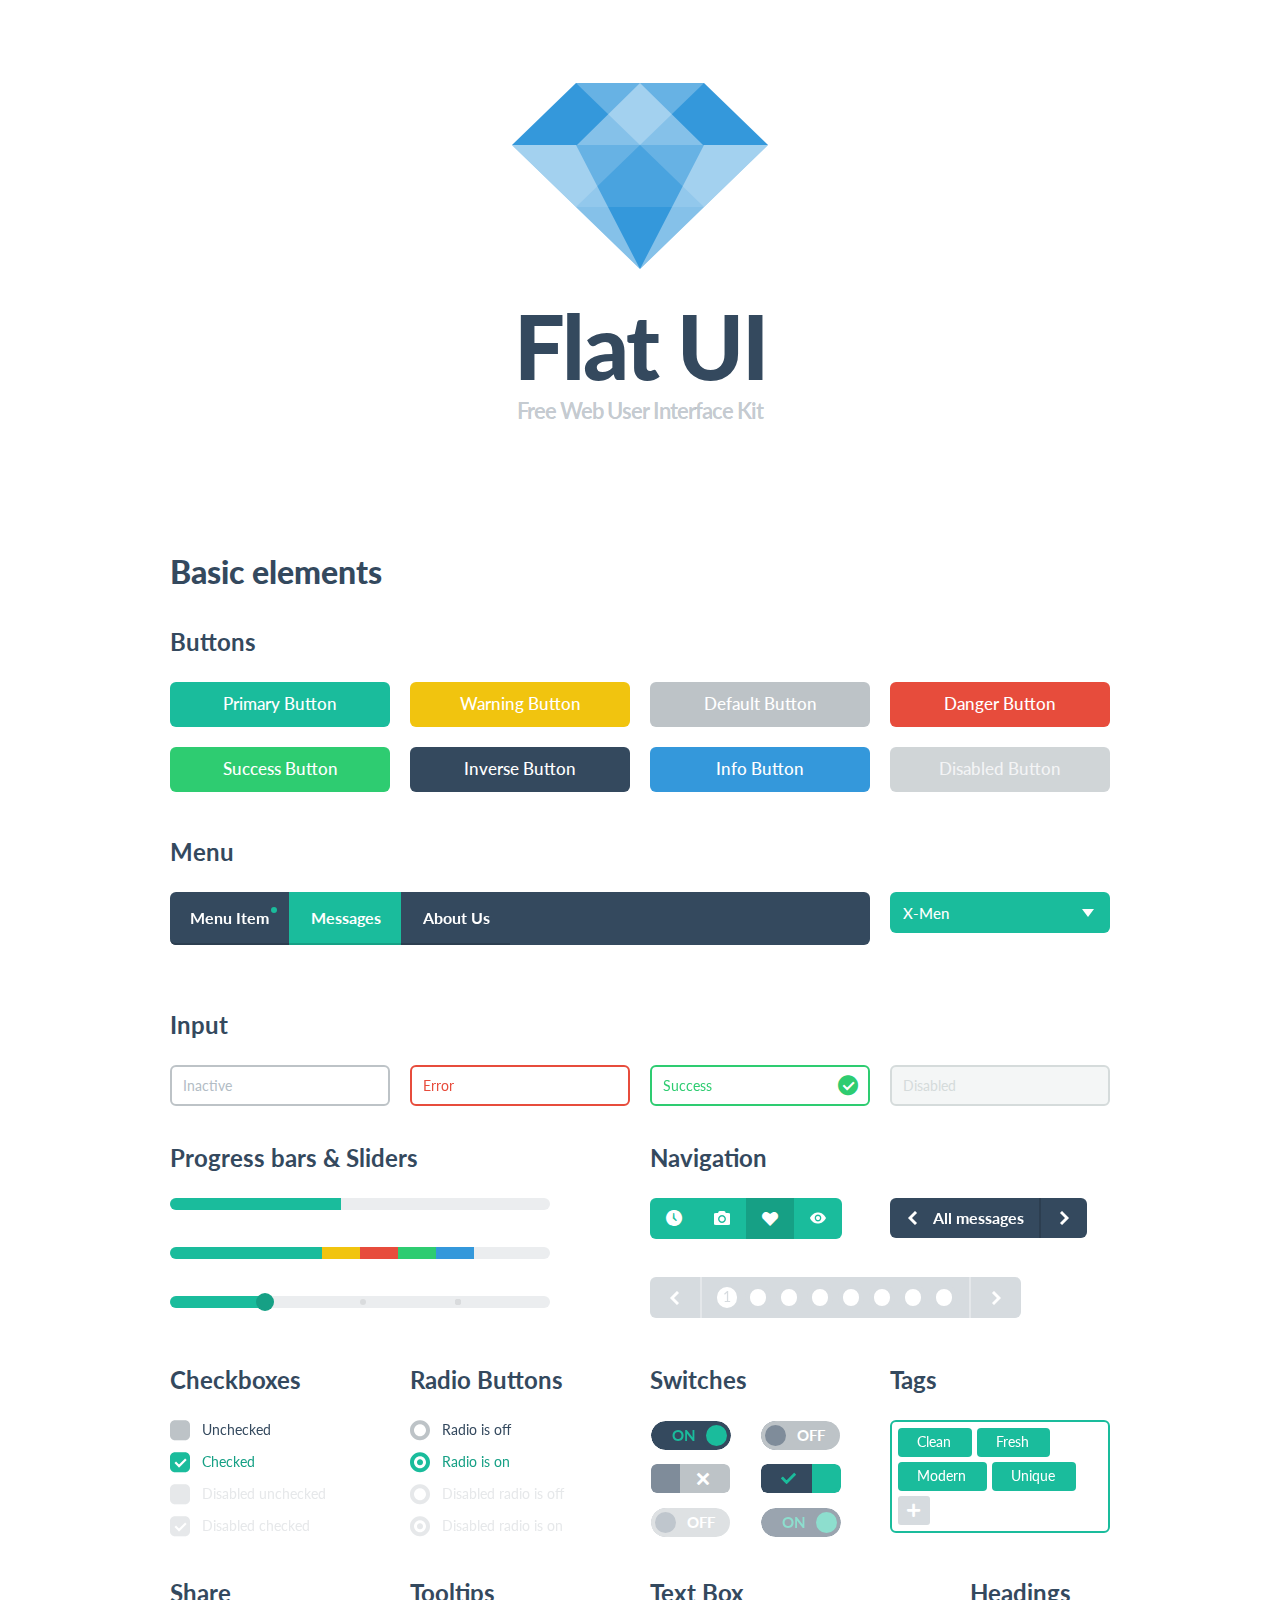
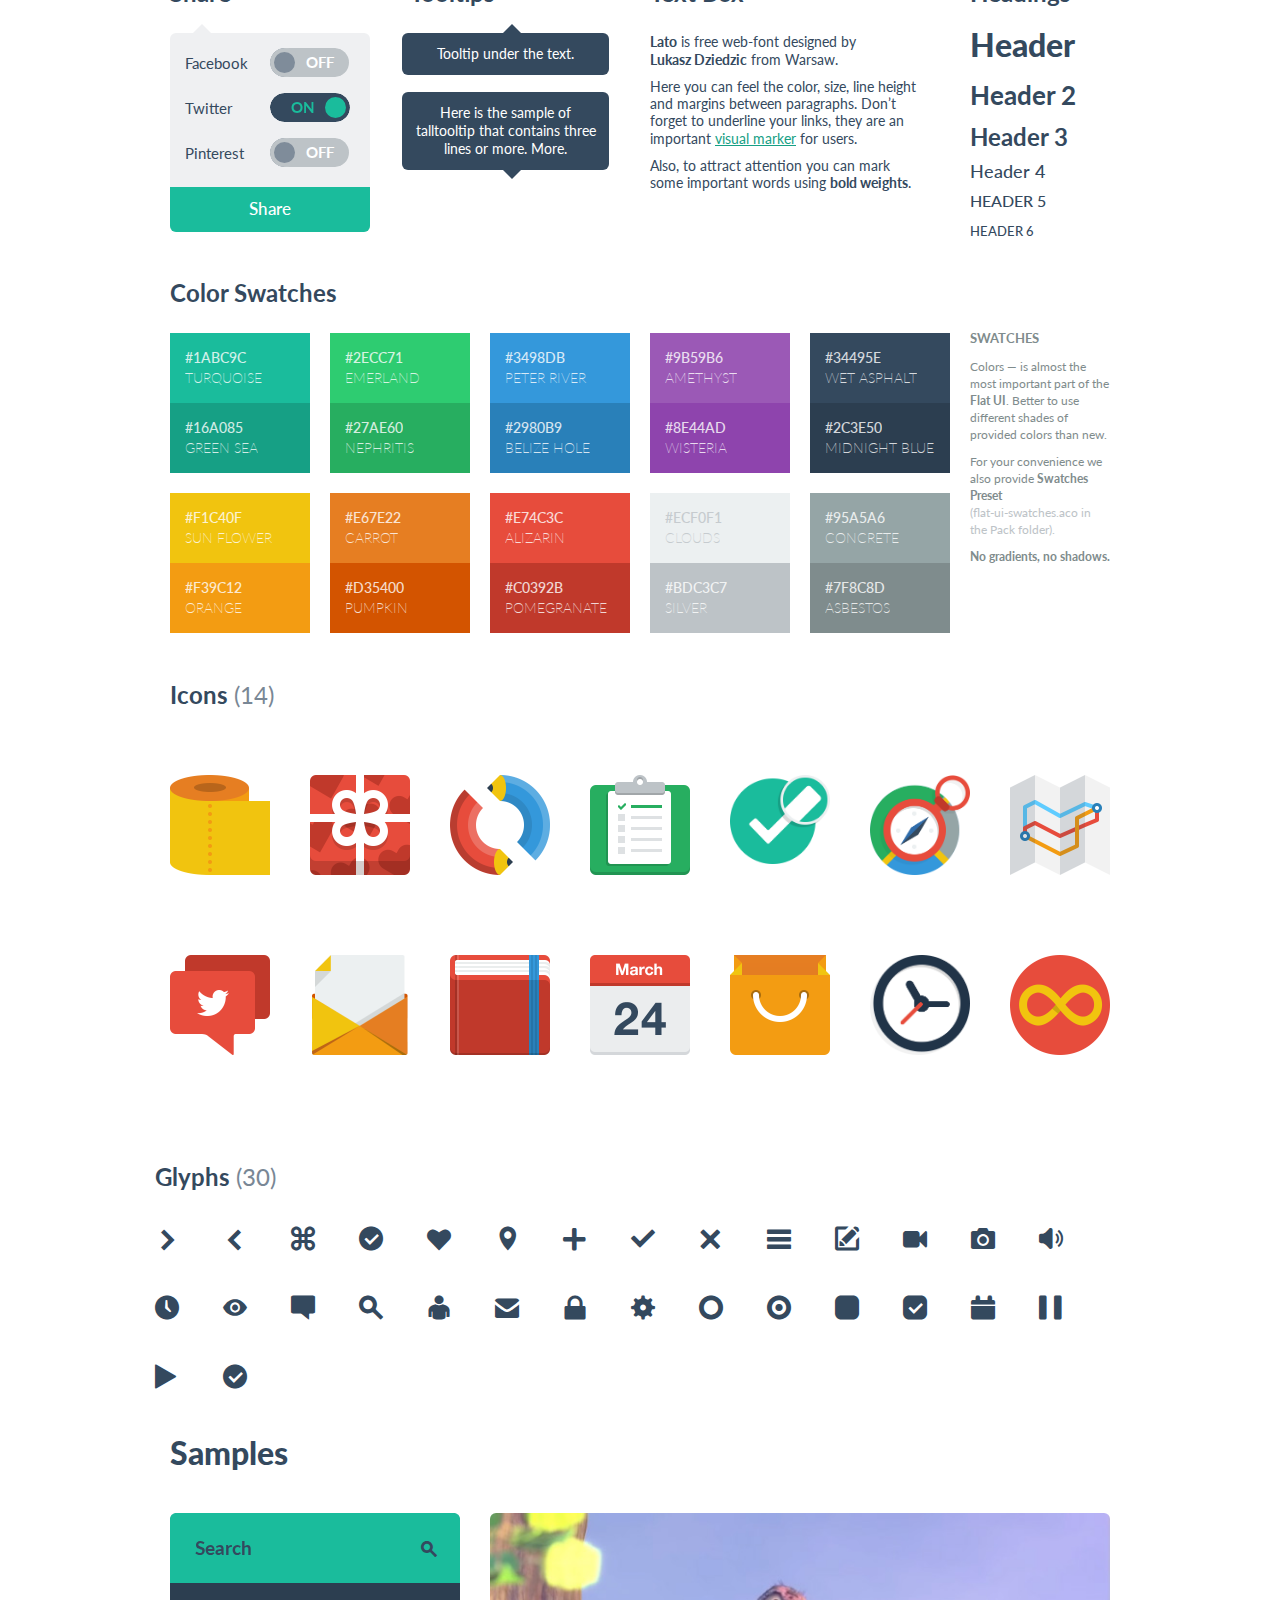
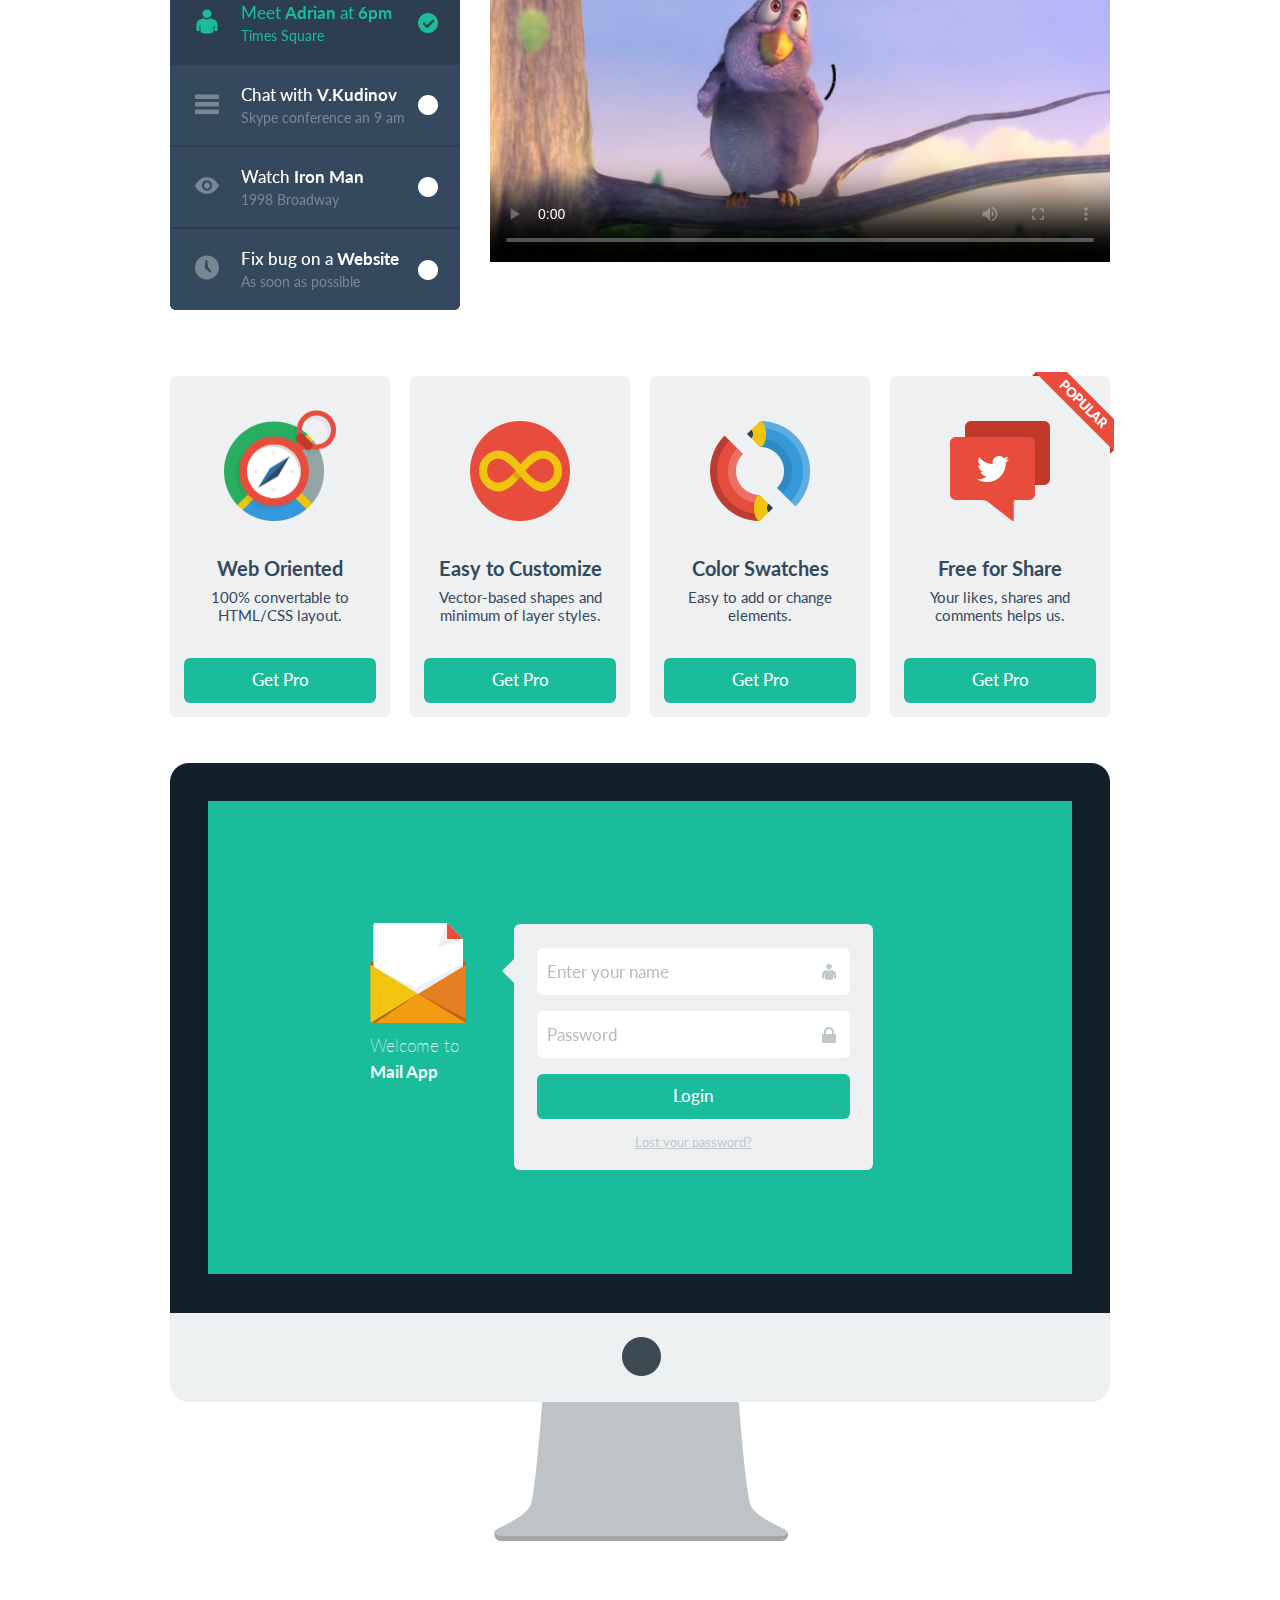
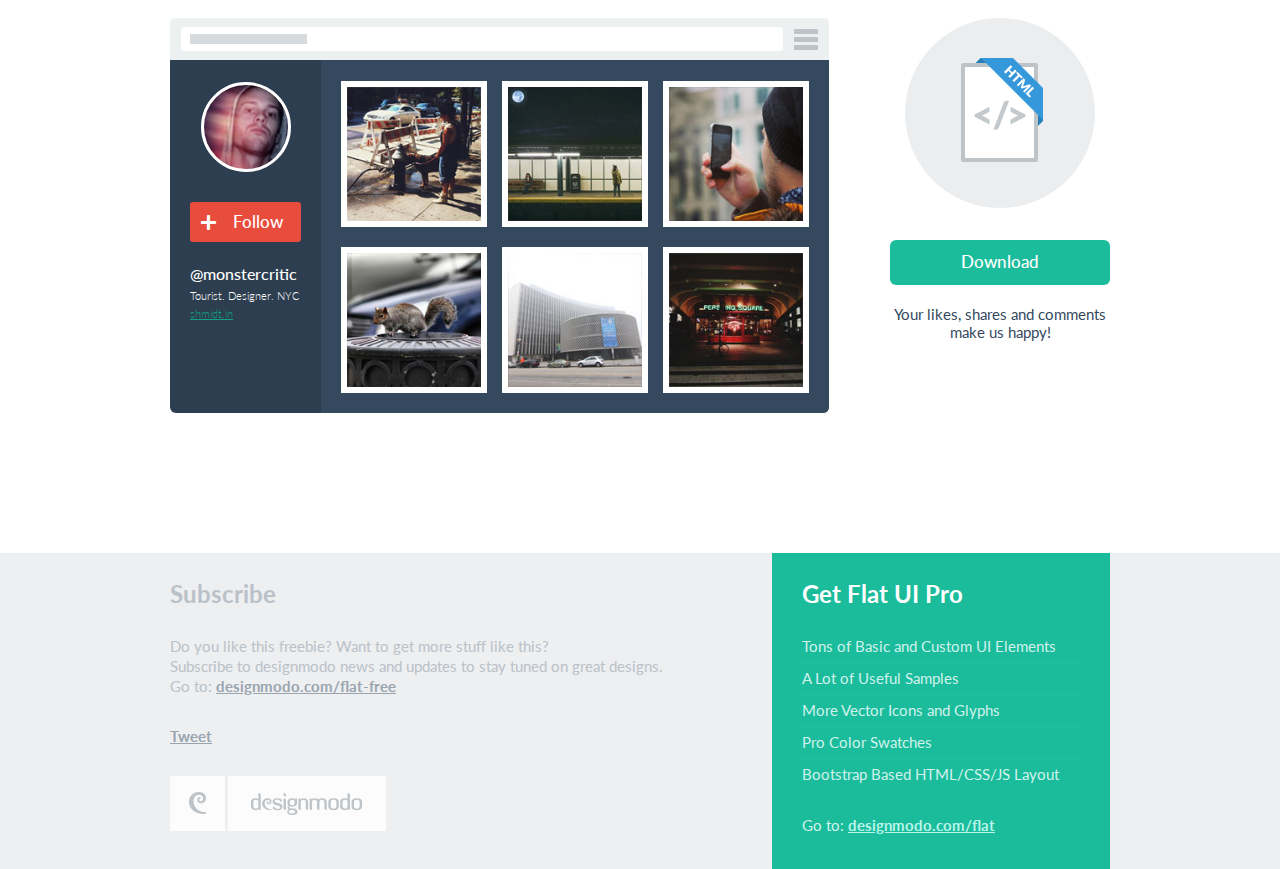
<file: flat-ui/index.html>
<!DOCTYPE html>
<html lang="en">
  <head>
    <meta charset="utf-8">
    <title>Flat UI</title>
    <meta name="viewport" content="width=device-width, initial-scale=1.0">

    <!-- Loading Bootstrap -->
    <link href="bootstrap/css/bootstrap.css" rel="stylesheet">

    <!-- Loading Flat UI -->
    <link href="css/flat-ui.css" rel="stylesheet">

    <link rel="shortcut icon" href="images/favicon.ico">

    <!-- HTML5 shim, for IE6-8 support of HTML5 elements. All other JS at the end of file. -->
    <!--[if lt IE 9]>
      <script src="js/html5shiv.js"></script>
    <![endif]-->
  </head>
  <body>
    <div class="container">
      <div class="demo-headline">
        <h1 class="demo-logo">
          <div class="logo"></div>
          Flat UI
          <small>Free Web User Interface Kit</small>
        </h1>
      </div> <!-- /demo-headline -->

      <h1>Basic elements</h1>
      <h3 class="demo-panel-title">Buttons</h3>

      <div class="row demo-row">
        <div class="span3">
          <a href="#fakelink" class="btn btn-large btn-block btn-primary">Primary Button</a>
        </div>
        <div class="span3">
          <a href="#fakelink" class="btn btn-large btn-block btn-warning">Warning Button</a>
        </div>
        <div class="span3">
          <a href="#fakelink" class="btn btn-block btn-large">Default Button</a>
        </div>
        <div class="span3">
          <a href="#fakelink" class="btn btn-large btn-block btn-danger">Danger Button</a>
        </div>
      </div> <!-- /row -->

      <div class="row demo-row">
        <div class="span3">
          <a href="#fakelink" class="btn btn-large btn-block btn-success">Success Button</a>
        </div>
        <div class="span3">
          <a href="#fakelink" class="btn btn-large btn-block btn-inverse">Inverse Button</a>
        </div>
        <div class="span3">
          <a href="#fakelink" class="btn btn-large btn-block btn-info">Info Button</a>
        </div>
        <div class="span3">
          <a href="#fakelink" class="btn btn-large btn-block disabled">Disabled Button</a>
        </div>
      </div> <!-- /row -->

      <h3 class="demo-panel-title">Menu</h3>
      <div class="row demo-row">
        <div class="span9">
          <div class="navbar navbar-inverse">
            <div class="navbar-inner">
              <div class="container">
                <button type="button" class="btn btn-navbar" data-toggle="collapse" data-target="#nav-collapse-01"></button>
                <div class="nav-collapse collapse" id="nav-collapse-01">
                  <ul class="nav">
                    <li>
                      <a href="#fakelink">
                        Menu Item
                        <span class="navbar-unread">1</span>
                      </a>
                    </li>
                    <li class="active">
                      <a href="#fakelink">
                        Messages
                        <span class="navbar-unread">1</span>
                      </a>
                      <ul>
                        <li><a href="#fakelink">Element One</a></li>
                        <li>
                          <a href="#fakelink">Sub menu</a>
                          <ul>
                            <li><a href="#fakelink">Element One</a></li>
                            <li><a href="#fakelink">Element Two</a></li>
                            <li><a href="#fakelink">Element Three</a></li>
                          </ul> <!-- /Sub menu -->
                        </li>
                        <li><a href="#fakelink">Element Three</a></li>
                      </ul> <!-- /Sub menu -->
                    </li>
                    <li>
                      <a href="#fakelink">
                        About Us
                      </a>
                    </li>
                  </ul>
                </div><!--/.nav -->
              </div>
            </div>
          </div>
        </div>
        <div class="span3">
          <select name="herolist" value="X-Men" class="select-block span3">
            <option value="0">Choose hero</option>
            <option value="1">Spider Man</option>
            <option value="2">Wolverine</option>
            <option value="3">Captain America</option>
            <option value="X-Men" selected="selected">X-Men</option>
            <option value="Crocodile">Crocodile</option>
          </select>
        </div>
      </div> <!-- /row -->

      <h3 class="demo-panel-title">Input</h3>
      <div class="row">
        <div class="span3">
          <input type="text" value="" placeholder="Inactive" class="span3" />
        </div>
        <div class="span3">
          <div class="control-group error">
            <input type="text" value="Error" class="span3" />
          </div>
        </div>
        <div class="span3">
          <div class="control-group success">
            <input type="text" value="Success" class="span3" />
            <i class="input-icon fui-check-inverted"></i>
          </div>
        </div>
        <div class="span3">
          <input type="text" value="Disabled" disabled="disabled" class="span3" />
        </div>
      </div> <!-- /row -->

      <div class="row">
        <div class="span5">
          <h3 class="demo-panel-title">Progress bars &amp; Sliders</h3>
          <div class="progress">
            <div class="bar" style="width: 45%;"></div>
          </div>
          <br/>
          <div class="progress">
            <div class="bar" style="width: 40%;"></div>
            <div class="bar bar-warning" style="width: 10%;"></div>
            <div class="bar bar-danger" style="width: 10%;"></div>
            <div class="bar bar-success" style="width: 10%;"></div>
            <div class="bar bar-info" style="width: 10%;"></div>
          </div>
          <br/>
          <div id="slider" class="ui-slider">
            <div class="ui-slider-segment"></div>
            <div class="ui-slider-segment"></div>
            <div class="ui-slider-segment"></div>
          </div>
        </div> <!-- /sliders -->

        <div class="span6 offset1">
          <h3 class="demo-panel-title">Navigation</h3>
          <div class="row demo-navigation">
            <div class="span3">
              <div class="btn-toolbar">
                <div class="btn-group">
                  <a class="btn btn-primary" href="#fakelink"><i class="fui-time"></i></a>
                  <a class="btn btn-primary" href="#fakelink"><i class="fui-photo"></i></a>
                  <a class="btn btn-primary active" href="#fakelink"><i class="fui-heart"></i></a>
                  <a class="btn btn-primary" href="#fakelink"><i class="fui-eye"></i></a>
                </div>
              </div> <!-- /toolbar -->
            </div>
            <div class="span3 demo-pager">
              <ul class="pager">
                <li class="previous">
                  <a href="#fakelink">
                    <i class="fui-arrow-left"></i>
                    <span>All messages</span>
                  </a>
                </li>
                <li class="next">
                  <a href="#fakelink">
                    <i class="fui-arrow-right"></i>
                  </a>
                </li>
              </ul> <!-- /pager -->
            </div>
          </div> <!-- /demo-navigation -->

          <div class="pagination">
            <ul>
              <li class="previous"><a href="#fakelink" class="fui-arrow-left"></a></li>
              <li class="active"><a href="#fakelink">1</a></li>
              <li><a href="#fakelink">2</a></li>
              <li><a href="#fakelink">3</a></li>
              <li><a href="#fakelink">4</a></li>
              <li><a href="#fakelink">5</a></li>
              <li><a href="#fakelink">6</a></li>
              <li><a href="#fakelink">7</a></li>
              <li><a href="#fakelink">8</a></li>
              <li class="next"><a href="#fakelink" class="fui-arrow-right"></a></li>
            </ul>
          </div> <!-- /pagination -->
        </div> <!-- /navigation -->
      </div> <!-- /row -->

      <div class="row">
        <div class="span3">
          <h3 class="demo-panel-title">Checkboxes</h3>
          <label class="checkbox" for="checkbox1">
            <input type="checkbox" value="" id="checkbox1" data-toggle="checkbox">
            Unchecked
          </label>
          <label class="checkbox" for="checkbox2">
            <input type="checkbox" checked="checked" value="" id="checkbox2" data-toggle="checkbox" checked="">
            Checked
          </label>
          <label class="checkbox" for="checkbox3">
            <input type="checkbox" value="" id="checkbox3" data-toggle="checkbox" disabled="">
            Disabled unchecked
          </label>
          <label class="checkbox" for="checkbox4">
            <input type="checkbox" checked="checked" value="" id="checkbox4" data-toggle="checkbox" disabled="" checked="">
            Disabled checked
          </label>
        </div> <!-- /checkboxes span3 -->

        <div class="span3">
          <h3 class="demo-panel-title">Radio Buttons</h3>
          <label class="radio">
            <input type="radio" name="optionsRadios" id="optionsRadios1" value="option1" data-toggle="radio">
            Radio is off
          </label>
          <label class="radio">
            <input type="radio" name="optionsRadios" id="optionsRadios2" value="option1" data-toggle="radio" checked="">
            Radio is on
          </label>

          <label class="radio">
            <input type="radio" name="optionsRadiosDisabled" id="optionsRadios3" value="option2" data-toggle="radio" disabled="">
            Disabled radio is off
          </label>
          <label class="radio">
            <input type="radio" name="optionsRadiosDisabled" id="optionsRadios4" value="option2" data-toggle="radio" checked="" disabled="">
            Disabled radio is on
          </label>
        </div> <!-- /radios span3 -->

        <div class="span3">
          <h3 class="demo-panel-title">Switches</h3>

          <table width="100%">
            <tr>
              <td width="50%" class="pbm">
                <input type="checkbox" checked="" data-toggle="switch" />
              </td>

              <td class="pbm">
                <input type="checkbox" data-toggle="switch" />
              </td>
            </tr>
            <tr>
              <td class="pbm">
                <div class="switch switch-square"
                  data-on-label="<i class='fui-check'></i>"
                  data-off-label="<i class='fui-cross'></i>">
                  <input type="checkbox" />
                </div>
              </td>

              <td class="pbm">
                <div class="switch switch-square"
                  data-on-label="<i class='fui-check'></i>"
                  data-off-label="<i class='fui-cross'></i>">
                  <input type="checkbox" checked="" />
                </div>
              </td>
            </tr>
            <tr>
              <td>
                <input type="checkbox" disabled data-toggle="switch" />
              </td>

              <td>
                <input type="checkbox" checked disabled data-toggle="switch" />
              </td>
            </tr>
          </table>
        </div> <!-- /toggles span3 -->

        <div class="span3">
          <h3 class="demo-panel-title">Tags</h3>
          <input name="tagsinput" id="tagsinput" class="tagsinput" value="Clean,Fresh,Modern,Unique" />
        </div>
      </div> <!-- /row -->

      <div class="row">
        <div class="span3">
          <h3 class="demo-panel-title">Share</h3>
          <div class="share mrl">
            <ul>
              <li>
                <label class="share-label" for="share-toggle2">Facebook</label>
                <input type="checkbox" data-toggle="switch" />
              </li>
              <li>
                <label class="share-label" for="share-toggle4">Twitter</label>
                <input type="checkbox" checked="" data-toggle="switch" />
              </li>
              <li>
                <label class="share-label" for="share-toggle6">Pinterest</label>
                <input type="checkbox" data-toggle="switch" />
              </li>
            </ul>
            <a href="#" class="btn btn-primary btn-block btn-large">Share</a>
          </div> <!-- /share -->
        </div>

        <div class="span3">
          <div class="demo-tooltips">
            <h3 class="demo-panel-title">Tooltips</h3>
            <p align="center" data-toggle="tooltip" data-placement="bottom" title="Tooltip under the text."></p>
            <p align="center" data-toggle="tooltip" title="Here is the sample of talltooltip that contains three lines or more. More."></p>
          </div>
        </div> <!-- /span3 with tooltips -->

        <div class="span4">
          <div class="demo-text-box prl">
            <h3 class="demo-panel-title">Text Box</h3>
            <p><strong>Lato</strong> is free web-font designed by <strong>Lukasz&nbsp;Dziedzic</strong> from Warsaw.</p>
            <p>Here you can feel the color, size, line height and margins between paragraphs. Don’t forget to underline 
              your links, they are an important <a href="#">visual marker</a> for users.</p>
            <p>Also, to attract attention you can mark some&nbsp;important words using <strong>bold weights</strong>.</p>
          </div>
        </div> <!-- /text box -->

        <div class="span2">
          <h3 class="demo-panel-title demo-headings">Headings</h3>
          <h1>Header</h1>
          <h2>Header 2</h2>
          <h3>Header 3</h3>
          <h4>Header 4</h4>
          <h5>Header 5</h5>
          <h6>Header 6</h6>
        </div> <!-- /headings -->
      </div> <!-- /row -->

      <div class="row">
        <div class="span10">
          <h3 class="demo-panel-title">Color Swatches</h3>
          <div class="row mbl">
            <div class="span2">
              <dl class="palette palette-turquoise">
                <dt>#1abc9c</dt>
                <dd>Turquoise</dd>
              </dl>
              <dl class="palette palette-green-sea">
                <dt>#16a085</dt>
                <dd>Green sea</dd>
              </dl>
            </div>

            <div class="span2">
              <dl class="palette palette-emerland">
                <dt>#2ecc71</dt>
                <dd>Emerland</dd>
              </dl>
              <dl class="palette palette-nephritis">
                <dt>#27ae60</dt>
                <dd>Nephritis</dd>
              </dl>
            </div>

            <div class="span2">
              <dl class="palette palette-peter-river">
                <dt>#3498db</dt>
                <dd>Peter river</dd>
              </dl>
              <dl class="palette palette-belize-hole">
                <dt>#2980b9</dt>
                <dd>Belize hole</dd>
              </dl>
            </div>

            <div class="span2">
              <dl class="palette palette-amethyst">
                <dt>#9b59b6</dt>
                <dd>Amethyst</dd>
              </dl>
              <dl class="palette palette-wisteria">
                <dt>#8e44ad</dt>
                <dd>Wisteria</dd>
              </dl>
            </div>

            <div class="span2">
              <dl class="palette palette-wet-asphalt">
                <dt>#34495e</dt>
                <dd>Wet asphalt</dd>
              </dl>
              <dl class="palette palette-midnight-blue">
                <dt>#2c3e50</dt>
                <dd>Midnight blue</dd>
              </dl>
            </div>
          </div> <!-- /color swatches -->

          <div class="row mbl">
            <div class="span2">
              <dl class="palette palette-sun-flower">
                <dt>#f1c40f</dt>
                <dd>Sun flower</dd>
              </dl>
              <dl class="palette palette-orange">
                <dt>#f39c12</dt>
                <dd>Orange</dd>
              </dl>
            </div>

            <div class="span2">
              <dl class="palette palette-carrot">
                <dt>#e67e22</dt>
                <dd>Carrot</dd>
              </dl>
              <dl class="palette palette-pumpkin">
                <dt>#d35400</dt>
                <dd>Pumpkin</dd>
              </dl>
            </div>

            <div class="span2">
              <dl class="palette palette-alizarin">
                <dt>#e74c3c</dt>
                <dd>Alizarin</dd>
              </dl>
              <dl class="palette palette-pomegranate">
                <dt>#c0392b</dt>
                <dd>Pomegranate</dd>
              </dl>
            </div>

            <div class="span2">
              <dl class="palette palette-clouds">
                <dt>#ecf0f1</dt>
                <dd>Clouds</dd>
              </dl>
              <dl class="palette palette-silver">
                <dt>#bdc3c7</dt>
                <dd>Silver</dd>
              </dl>
            </div>

            <div class="span2">
              <dl class="palette palette-concrete">
                <dt>#95a5a6</dt>
                <dd>Concrete</dd>
              </dl>
              <dl class="palette palette-asbestos">
                <dt>#7f8c8d</dt>
                <dd>Asbestos</dd>
              </dl>
            </div>
          </div> <!-- /color swatches -->
        </div>

        <div class="span2">
          <h3 class="demo-panel-title">&nbsp;</h3>
          <h6 class="palette-headline">SWATCHES</h6>
          <p class="palette-paragraph">
            Colors &mdash; is almost the most important part of the <strong>Flat UI</strong>. Better to use different shades of provided colors than new.
          </p>
          <p class="palette-paragraph">
            For your convenience we also provide <strong>Swatches Preset</strong> <span>(flat&#8209;ui&#8209;swatches.aco in the Pack folder).</span>
          </p>
          <p class="palette-paragraph">
            <strong>No gradients, no shadows.</strong>
          </p>
        </div> <!-- /swatches desc -->
      </div> <!-- /swatches row -->

      <h3 class="demo-panel-title">Icons <small>(14)</small></h3>
      <div class="demo-illustrations">
        <div class="demo-content">
          <div><img src="images/icons/Toilet-Paper@2x.png" alt="Toilet-Paper"></div>          
          <div><img src="images/icons/Gift-Box@2x.png" alt="Gift-Box"></div>
          <div><img src="images/icons/Pensils@2x.png" alt="Pensils"></div>
          <div><img src="images/icons/Clipboard@2x.png" alt="Clipboard"></div>
          <div><img src="images/icons/Retina-Ready@2x.png" alt="Retina-Ready"></div>
          <div><img src="images/icons/Compas@2x.png" alt="Compas"></div>
          <div><img src="images/icons/Map@2x.png" alt="Map"></div>
          <div><img src="images/icons/Chat@2x.png" alt="Chat"></div>
          <div><img src="images/icons/Mail@2x.png" alt="Mail"></div>
          <div><img src="images/icons/Book@2x.png" alt="Book"></div>
          <div><img src="images/icons/Calendar@2x.png" alt="Calendar"></div>
          <div><img src="images/icons/Pocket@2x.png" alt="Pocket"></div>
          <div><img src="images/icons/Watches@2x.png" alt="Watches"></div>
          <div><img src="images/icons/Infinity-Loop@2x.png" alt="Infinity-Loop"></div>
        </div>
      </div>

      <div class="demo-icons">
        <h3 class="demo-panel-title">Glyphs <small>(30)</small></h3>
        <div class="demo-content">
          <span class="fui-arrow-right"></span>
          <span class="fui-arrow-left"></span>
          <span class="fui-cmd"></span>
          <span class="fui-check-inverted"></span>
          <span class="fui-heart"></span>
          <span class="fui-location"></span>
          <span class="fui-plus"></span>
          <span class="fui-check"></span>
          <span class="fui-cross"></span>
          <span class="fui-list"></span>
          <span class="fui-new"></span>
          <span class="fui-video"></span>
          <span class="fui-photo"></span>
          <span class="fui-volume"></span>
          <span class="fui-time"></span>
          <span class="fui-eye"></span>
          <span class="fui-chat"></span>
          <span class="fui-search"></span>
          <span class="fui-user"></span>
          <span class="fui-mail"></span>
          <span class="fui-lock"></span>
          <span class="fui-gear"></span>
          <span class="fui-radio-unchecked"></span>
          <span class="fui-radio-checked"></span>
          <span class="fui-checkbox-unchecked"></span>
          <span class="fui-checkbox-checked"></span>
          <span class="fui-calendar-solid"></span>
          <span class="fui-pause"></span>
          <span class="fui-play"></span>
          <span class="fui-check-inverted-2"></span>
        </div>
      </div> <!-- /icon font row -->

      <h1 class="mbl pbl">Samples</h1>
      <div class="row demo-samples">
        <div class="span4">
          <div class="todo mrm">
            <div class="todo-search">
              <input class="todo-search-field" type="search" value="" placeholder="Search" />
            </div>
            <ul>
              <li class="todo-done">
                <div class="todo-icon fui-user"></div>
                <div class="todo-content">
                  <h4 class="todo-name">
                    Meet <strong>Adrian</strong> at <strong>6pm</strong>
                  </h4>
                  Times Square
                </div>
              </li>

              <li>
                <div class="todo-icon fui-list"></div>
                <div class="todo-content">
                  <h4 class="todo-name">
                    Chat with <strong>V.Kudinov</strong>
                  </h4>
                  Skype conference an 9 am
                </div>
              </li>

              <li>
                <div class="todo-icon fui-eye"></div>
                <div class="todo-content">
                  <h4 class="todo-name">
                    Watch <strong>Iron Man</strong>
                  </h4>
                  1998 Broadway
                </div>
              </li>

              <li>
                <div class="todo-icon fui-time"></div>
                <div class="todo-content">
                  <h4 class="todo-name">
                    Fix bug on a <strong>Website</strong>
                  </h4>
                  As soon as possible
                </div>
              </li>
            </ul>
          </div>
        </div> <!-- /todo list -->

        <div class="span8 demo-video">
          <!--[if !IE]> -->
            <video class="video-js" controls
              preload="auto" width="620" height="349" poster="images/video/poster.jpg" data-setup="{}">
              <source src="http://iurevych.github.com/Flat-UI-videos/big_buck_bunny.mp4" type="video/mp4">
              <source src="http://iurevych.github.com/Flat-UI-videos/big_buck_bunny.webm" type="video/webm">
            </video>
          <!-- <![endif]-->

          <!--[if IE]>
            <video class="video-js" controls
              preload="auto" width="620" height="256" poster="http://video-js.zencoder.com/oceans-clip.jpg" data-setup="{}">
              <source src="http://video-js.zencoder.com/oceans-clip.mp4" type='video/mp4'/>
              <source src="http://video-js.zencoder.com/oceans-clip.webm" type='video/webm'/>
            </video>
          <![endif]-->
        </div> <!-- /video -->
      </div>

      <div class="row demo-tiles">
        <div class="span3">
          <div class="tile">
            <img src="images/icons/Compas@2x.png" alt="Compas@2x" class="tile-image big-illustration">
            <h3 class="tile-title">Web Oriented</h3>
            <p>100% convertable to HTML/CSS layout.</p>
            <a class="btn btn-primary btn-large btn-block" href="http://designmodo.com/flat">Get Pro</a>
          </div>
        </div>

        <div class="span3">
          <div class="tile">
            <img src="images/icons/Infinity-Loop@2x.png" alt="Infinity-Loop@2x" class="tile-image">
            <h3 class="tile-title">Easy to Customize</h3>
            <p>Vector-based shapes and minimum of layer styles.</p>
            <a class="btn btn-primary btn-large btn-block" href="http://designmodo.com/flat">Get Pro</a>
          </div>
        </div>

        <div class="span3">
          <div class="tile">
            <img src="images/icons/Pensils@2x.png" alt="Pensils@2x" class="tile-image">
            <h3 class="tile-title">Color Swatches</h3>
            <p>Easy to add or change elements. </p>
            <a class="btn btn-primary btn-large btn-block" href="http://designmodo.com/flat">Get Pro</a>
          </div>
        </div>

        <div class="span3">
          <div class="tile tile-hot">
            <img src="images/icons/Chat@2x.png" alt="Chat@2x" class="tile-image">
            <h3 class="tile-title">Free for Share</h3>
            <p>Your likes, shares and comments helps us.</p>
            <a class="btn btn-primary btn-large btn-block" href="http://designmodo.com/flat">Get Pro</a>
          </div>

        </div>
      </div> <!-- /tiles -->

      <div class="login">
        <div class="login-screen">
          <div class="login-icon">
            <img src="images/login/icon.png" alt="Welcome to Mail App" />
            <h4>Welcome to <small>Mail App</small></h4>
          </div>

          <div class="login-form">
            <div class="control-group">
              <input type="text" class="login-field" value="" placeholder="Enter your name" id="login-name" />
              <label class="login-field-icon fui-user" for="login-name"></label>
            </div>

            <div class="control-group">
              <input type="password" class="login-field" value="" placeholder="Password" id="login-pass" />
              <label class="login-field-icon fui-lock" for="login-pass"></label>
            </div>

            <a class="btn btn-primary btn-large btn-block" href="#">Login</a>
            <a class="login-link" href="#">Lost your password?</a>
          </div>
        </div>
      </div>

      <div class="row">
        <div class="span9">
          <div class="demo-browser">
            <div class="demo-browser-side">
              <div class="demo-browser-author"></div>
              <div class="demo-browser-action">
                <a class="btn btn-danger btn-large btn-block" href="http://twitter.com/monstercritic" target="_blank">
                  Follow
                </a>
              </div>
              <h5>@monstercritic</h5>
              <h6>
                Tourist. Designer. NYC
                <a href="http://shmidt.in" target="_blank">shmidt.in</a>
              </h6>
            </div>
            <div class="demo-browser-content">
              <img src="images/demo/browser-pic-1.jpg" alt="" />
              <img src="images/demo/browser-pic-2.jpg" alt="" />
              <img src="images/demo/browser-pic-3.jpg" alt="" />
              <img src="images/demo/browser-pic-4.jpg" alt="" />
              <img src="images/demo/browser-pic-5.jpg" alt="" />
              <img src="images/demo/browser-pic-6.jpg" alt="" />
            </div>
          </div>
        </div>

        <div class="span3">
          <div class="demo-download">
            <img src="images/demo/html-icon.png" src="Free PSD" />
          </div>

          <a href="https://github.com/designmodo/Flat-UI/archive/master.zip" class="btn btn-primary btn-large btn-block">Download</a>

          <p class="demo-download-text">Your likes, shares and comments make us happy!</p>
        </div>
      </div> <!-- /download area -->

    </div> <!-- /container -->

    <footer>
      <div class="container">
        <div class="row">
          <div class="span7">
            <h3 class="footer-title">Subscribe</h3>
            <p>Do you like this freebie? Want to get more stuff like this?<br/>
              Subscribe to designmodo news and updates to stay tuned on great designs.<br/>
              Go to: <a href="http://designmodo.com/flat-free" target="_blank">designmodo.com/flat-free</a>
            </p>

            <p class="pvl">
              <a href="https://twitter.com/share" class="twitter-share-button" data-url="http://designmodo.com/flat-free/" data-text="Flat UI Free - PSD&amp;HTML User Interface Kit" data-via="designmodo" data-size="large">Tweet</a>
              <script>!function(d,s,id){var js,fjs=d.getElementsByTagName(s)[0];if(!d.getElementById(id)){js=d.createElement(s);js.id=id;js.src="//platform.twitter.com/widgets.js";fjs.parentNode.insertBefore(js,fjs);}}(document,"script","twitter-wjs");</script>
            </p>

            <a class="footer-brand" href="http://designmodo.com" target="_blank">
              <img src="images/footer/logo.png" alt="Designmodo.com" />
            </a>
          </div> <!-- /span8 -->

          <div class="span5">
            <div class="footer-banner">
              <h3 class="footer-title">Get Flat UI Pro</h3>
              <ul>
                <li>Tons of Basic and Custom UI Elements</li>
                <li>A Lot of Useful Samples</li>
                <li>More Vector Icons and Glyphs</li>
                <li>Pro Color Swatches</li>
                <li>Bootstrap Based HTML/CSS/JS Layout</li>
              </ul>
              Go to: <a href="http://designmodo.com/flat" target="_blank">designmodo.com/flat</a>
            </div>
          </div>
        </div>
      </div>
    </footer>
    
    <!-- Load JS here for greater good =============================-->
    <script src="js/jquery-1.8.3.min.js"></script>
    <script src="js/jquery-ui-1.10.3.custom.min.js"></script>
    <script src="js/jquery.ui.touch-punch.min.js"></script>
    <script src="js/bootstrap.min.js"></script>
    <script src="js/bootstrap-select.js"></script>
    <script src="js/bootstrap-switch.js"></script>
    <script src="js/flatui-checkbox.js"></script>
    <script src="js/flatui-radio.js"></script>
    <script src="js/jquery.tagsinput.js"></script>
    <script src="js/jquery.placeholder.js"></script>
    <script src="js/jquery.stacktable.js"></script>
    <script src="http://vjs.zencdn.net/c/video.js"></script>
    <script src="js/application.js"></script>
  </body>
</html>
</file>
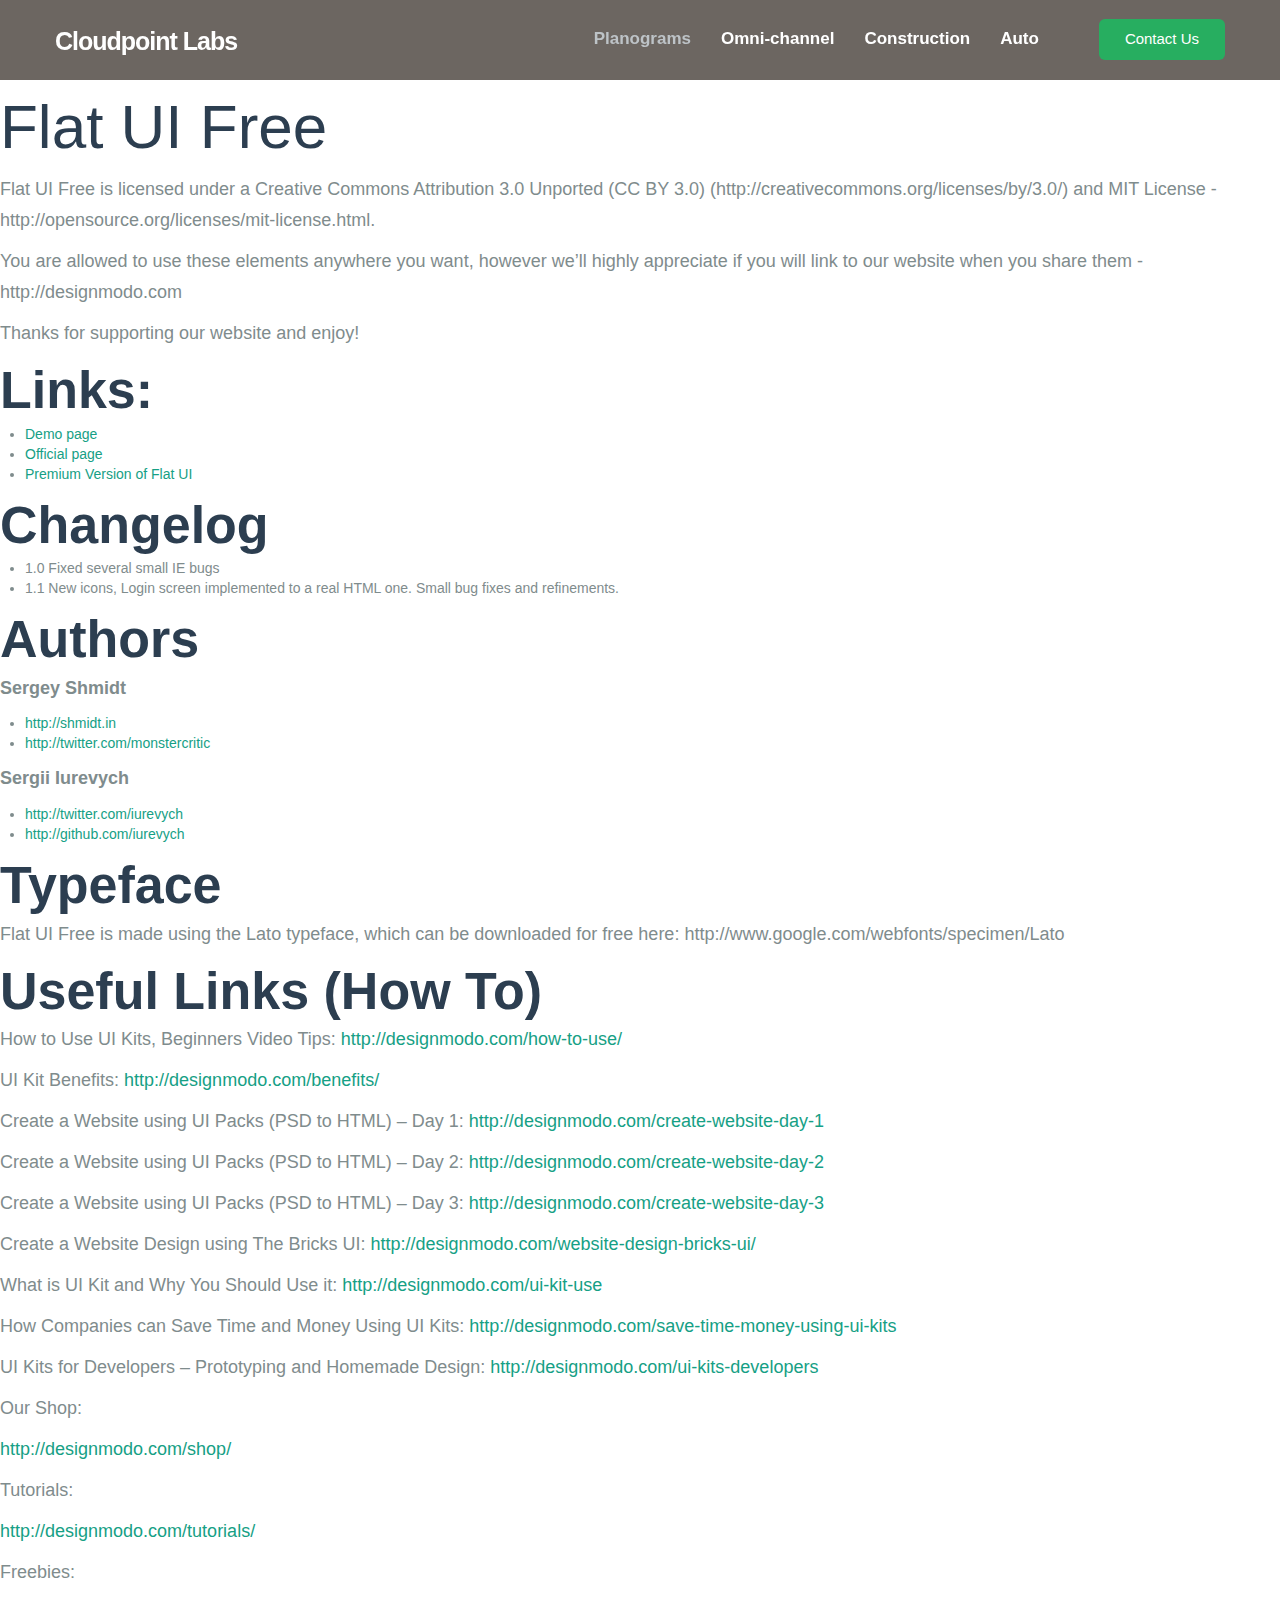
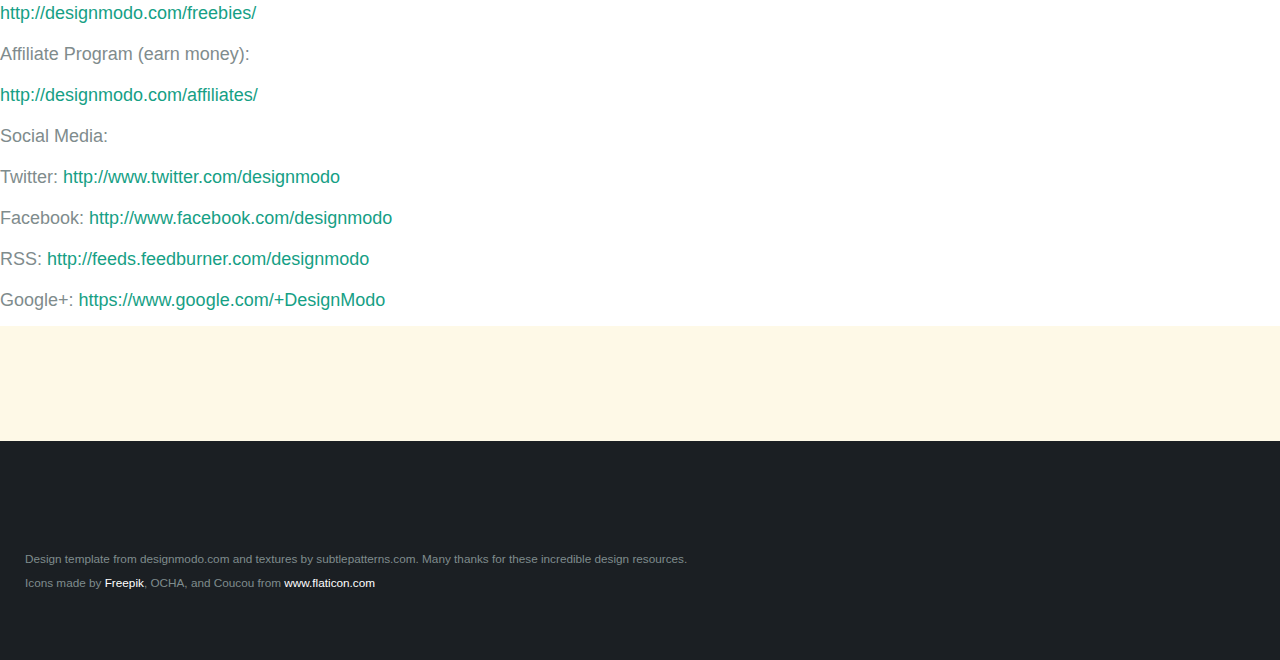
<file: flat-ui/README.html>
<!DOCTYPE html>
<html lang="en">
    <head>
        <meta charset="utf-8">
        <title>Cloudpoint Labs</title>
        <meta name="viewport" content="width=device-width, initial-scale=1.0">

        <link rel="shortcut icon" href="/flat-ui/images/favicon.ico">

        <link rel="stylesheet" href="/flat-ui/bootstrap/css/bootstrap.css">
        <link rel="stylesheet" href="/flat-ui/bootstrap/css/bootstrap-responsive.css">
        <link rel="stylesheet" href="/flat-ui/css/flat-ui.css">
        
        <!-- Using only with Flat-UI (free)-->
            <link rel="stylesheet" href="/common-files/css/icon-font.css">
        <!-- end -->  
        
        <link rel="stylesheet" href="/css/style.css">

        <!-- HTML5 shim, for IE6-8 support of HTML5 elements -->
        <!--[if lt IE 9]>
        <script src="/flat-ui/js/html5shiv.js"></script>
        <![endif]-->
    </head>

    <body>

<!-- header-10 -->
        <header class="header-10" style="background:#6c6661">
            <div class="container">
                <div class="navbar span12">
                    <div class="navbar-inner">
                        <button type="button" class="btn btn-navbar"> </button>
                        <a class="brand" href="#">Cloudpoint Labs</a>
                        <div class="nav-collapse collapse pull-right">
                            <ul class="nav">
                                <li class="active"><a href="#planogram">Planograms</a></li>
                                <li><a href="#omni">Omni-channel</a></li>
                                <li><a href="#construction">Construction</a></li>
								<li><a href="#auto">Auto</a></li>
                                <!--<li><a href="#">Blog</a></li>-->
								
                            </ul>
                            <form class="navbar-form pull-left">
                                <a class="btn bg-nephritis" href="mailto:mission-control@cloudpoint.io">Contact Us</a>
                            </form>
                        </div>
                    </div>
                </div>
            </div>
        </header>

		<h1 id="flat-ui-free">Flat UI Free</h1>

<p>Flat UI Free is licensed under a Creative Commons Attribution 3.0 Unported (CC BY 3.0)  (http://creativecommons.org/licenses/by/3.0/) and MIT License - http://opensource.org/licenses/mit-license.html. </p>

<p>You are allowed to use these elements anywhere you want, however we’ll highly appreciate if you will link to our website when you share them - http://designmodo.com</p>

<p>Thanks for supporting our website and enjoy!</p>

<h2 id="links">Links:</h2>

<ul>
  <li><a href="http://designmodo.github.com/Flat-UI/">Demo page</a></li>
  <li><a href="http://designmodo.com/flat-free">Official page</a></li>
  <li><a href="http://designmodo.com/flat/">Premium Version of Flat UI</a></li>
</ul>

<h2 id="changelog">Changelog</h2>

<ul>
  <li>1.0 Fixed several small IE bugs</li>
  <li>1.1 New icons, Login screen implemented to a real HTML one. Small bug fixes and refinements.</li>
</ul>

<h2 id="authors">Authors</h2>

<p><strong>Sergey Shmidt</strong></p>

<ul>
  <li><a href="http://shmidt.in">http://shmidt.in</a></li>
  <li><a href="http://twitter.com/monstercritic">http://twitter.com/monstercritic</a></li>
</ul>

<p><strong>Sergii Iurevych</strong></p>

<ul>
  <li><a href="http://twitter.com/iurevych">http://twitter.com/iurevych</a></li>
  <li><a href="http://github.com/iurevych">http://github.com/iurevych</a></li>
</ul>

<h2 id="typeface">Typeface</h2>
<p>Flat UI Free is made using the Lato typeface, which can be downloaded for free here: http://www.google.com/webfonts/specimen/Lato</p>

<h2 id="useful-links-how-to">Useful Links (How To)</h2>

<p>How to Use UI Kits, Beginners Video Tips:                 <a href="http://designmodo.com/how-to-use/">http://designmodo.com/how-to-use/</a></p>

<p>UI Kit Benefits:											                    <a href="http://designmodo.com/benefits/">http://designmodo.com/benefits/</a></p>

<p>Create a Website using UI Packs (PSD to HTML) – Day 1: 		<a href="http://designmodo.com/create-website-day-1">http://designmodo.com/create-website-day-1</a></p>

<p>Create a Website using UI Packs (PSD to HTML) – Day 2: 		<a href="http://designmodo.com/create-website-day-2">http://designmodo.com/create-website-day-2</a></p>

<p>Create a Website using UI Packs (PSD to HTML) – Day 3: 		<a href="http://designmodo.com/create-website-day-3">http://designmodo.com/create-website-day-3</a></p>

<p>Create a Website Design using The Bricks UI:				      <a href="http://designmodo.com/website-design-bricks-ui/">http://designmodo.com/website-design-bricks-ui/</a></p>

<p>What is UI Kit and Why You Should Use it: 					      <a href="http://designmodo.com/ui-kit-use">http://designmodo.com/ui-kit-use</a></p>

<p>How Companies can Save Time and Money Using UI Kits:		  <a href="http://designmodo.com/save-time-money-using-ui-kits">http://designmodo.com/save-time-money-using-ui-kits</a></p>

<p>UI Kits for Developers – Prototyping and Homemade Design:	<a href="http://designmodo.com/ui-kits-developers">http://designmodo.com/ui-kits-developers</a></p>

<p>Our Shop:</p>

<p><a href="http://designmodo.com/shop/">http://designmodo.com/shop/</a></p>

<p>Tutorials:</p>

<p><a href="http://designmodo.com/tutorials/">http://designmodo.com/tutorials/</a></p>

<p>Freebies:</p>

<p><a href="http://designmodo.com/freebies/">http://designmodo.com/freebies/</a></p>

<p>Affiliate Program (earn money): </p>

<p><a href="http://designmodo.com/affiliates/">http://designmodo.com/affiliates/</a></p>

<p>Social Media:</p>

<p>Twitter: <a href="http://www.twitter.com/designmodo">http://www.twitter.com/designmodo</a></p>

<p>Facebook: <a href="http://www.facebook.com/designmodo">http://www.facebook.com/designmodo</a></p>

<p>RSS: <a href="http://feeds.feedburner.com/designmodo">http://feeds.feedburner.com/designmodo</a></p>

<p>Google+: <a href="https://www.google.com/+DesignModo">https://www.google.com/+DesignModo</a></p>


		<section class="content-11">
            <div class="container">
                <span>Interested in a demo?</span>
                <a class="btn btn-large btn-danger" href="mailto:mission-control@cloudpoint.io">Contact Us</a>
            </div>
        </section>
		<!-- footer-3 -->
        <footer class="footer-3">
            <div class="container">
                <div class="row v-center">
                    <div class="span6">                        

                    </div>
					<div class="span6">                        
                        <div class="span2">
                            
                        </div>                       
                        <div class="span3">
                    
                        </div>
                    </div>
                </div>
				<div class="row" style="margin-top:40px">
				 <small>Design template from designmodo.com and textures by subtlepatterns.com. Many thanks for these incredible design resources.
				 <div>Icons made by <a href="http://www.freepik.com" alt="Freepik.com" title="Freepik.com">Freepik</a>, OCHA, and Coucou from <a href="http://www.flaticon.com/free-icon/shelf-full_32152" title="Flaticon">www.flaticon.com</a></div></small>
				
				</div>
            </div>
        </footer>

        <!-- Placed at the end of the document so the pages load faster -->
        <script src="/flat-ui/js/jquery-1.8.3.min.js"></script>
        <script src="/flat-ui/js/bootstrap.min.js"></script>
        <!--[if lt IE 8]>
        <script src="/flat-ui/js/icon-font-ie7.js"></script>
        <![endif]-->
        <script src="/common-files/js/jquery.scrollTo-1.4.3.1-min.js"></script>
        <script src="/common-files/js/jquery.parallax.min.js"></script>
        <script src="/common-files/js/startup-kit.js"></script>
        <script src="/js/jquery.backgroundvideo.min.js"></script>
        <script src="/js/script.js"></script>

    </body>
</html>
</file>
<file: flat-ui/css/flat-ui.css>
@import url("http://fonts.googleapis.com/css?family=Lato:400,700,700italic,900,400italic,300");
@font-face {
  font-family: 'Flat-UI-Icons';
  src: url('../fonts/Flat-UI-Icons.eot');
  src: url('../fonts/Flat-UI-Icons.eot?#iefix') format('embedded-opentype'), url('../fonts/Flat-UI-Icons.woff') format('woff'), url('../fonts/Flat-UI-Icons.ttf') format('truetype'), url('../fonts/Flat-UI-Icons.svg#Flat-UI-Icons') format('svg');
  font-weight: normal;
  font-style: normal;
}
/* Use the following CSS code if you want to use data attributes for inserting your icons */
[data-icon]:before {
  font-family: 'Flat-UI-Icons';
  content: attr(data-icon);
  speak: none;
  font-weight: normal;
  font-variant: normal;
  text-transform: none;
  -webkit-font-smoothing: antialiased;
}
/* Use the following CSS code if you want to have a class per icon */
/*
Instead of a list of all class selectors,
you can use the generic selector below, but it's slower:
[class*="fui-"] {
*/
.fui-arrow-right,
.fui-arrow-left,
.fui-cmd,
.fui-check-inverted,
.fui-heart,
.fui-location,
.fui-plus,
.fui-check,
.fui-cross,
.fui-list,
.fui-new,
.fui-video,
.fui-photo,
.fui-volume,
.fui-time,
.fui-eye,
.fui-chat,
.fui-search,
.fui-user,
.fui-mail,
.fui-lock,
.fui-gear,
.fui-radio-unchecked,
.fui-radio-checked,
.fui-checkbox-unchecked,
.fui-checkbox-checked,
.fui-calendar-solid,
.fui-pause,
.fui-play,
.fui-check-inverted-2 {
  display: inline-block;
  font-family: 'Flat-UI-Icons';
  speak: none;
  font-style: normal;
  font-weight: normal;
  font-variant: normal;
  text-transform: none;
  -webkit-font-smoothing: antialiased;
}
.fui-arrow-right:before {
  content: "\e02c";
}
.fui-arrow-left:before {
  content: "\e02d";
}
.fui-cmd:before {
  content: "\e02f";
}
.fui-check-inverted:before {
  content: "\e006";
}
.fui-heart:before {
  content: "\e007";
}
.fui-location:before {
  content: "\e008";
}
.fui-plus:before {
  content: "\e009";
}
.fui-check:before {
  content: "\e00a";
}
.fui-cross:before {
  content: "\e00b";
}
.fui-list:before {
  content: "\e00c";
}
.fui-new:before {
  content: "\e00d";
}
.fui-video:before {
  content: "\e00e";
}
.fui-photo:before {
  content: "\e00f";
}
.fui-volume:before {
  content: "\e010";
}
.fui-time:before {
  content: "\e011";
}
.fui-eye:before {
  content: "\e012";
}
.fui-chat:before {
  content: "\e013";
}
.fui-search:before {
  content: "\e01c";
}
.fui-user:before {
  content: "\e01d";
}
.fui-mail:before {
  content: "\e01e";
}
.fui-lock:before {
  content: "\e01f";
}
.fui-gear:before {
  content: "\e024";
}
.fui-radio-unchecked:before {
  content: "\e02b";
}
.fui-radio-checked:before {
  content: "\e032";
}
.fui-checkbox-unchecked:before {
  content: "\e033";
}
.fui-checkbox-checked:before {
  content: "\e034";
}
.fui-calendar-solid:before {
  content: "\e022";
}
.fui-pause:before {
  content: "\e03b";
}
.fui-play:before {
  content: "\e03c";
}
.fui-check-inverted-2:before {
  content: "\e000";
}
/* 62px */
/* 52px */
/* 40px */
/* 29px */
/* 28px */
/* 24px */
.inline-block {
  display: inline-block;
  zoom: 1;
  *display: inline;
}
.clearfix {
  *zoom: 1;
}
.clearfix:before,
.clearfix:after {
  display: table;
  content: "";
}
.clearfix:after {
  clear: both;
}
.drop-ie-gradient {
  filter: unquote("progid:DXImageTransform.Microsoft.gradient(enabled = false)");
}
.dropdown-arrow-inverse {
  border-bottom-color: #34495e !important;
  border-top-color: #34495e !important;
}
.demo-headline {
  padding: 73px 0 110px;
  text-align: center;
}
.demo-logo {
  font-size: 90px;
  font-weight: 900;
  letter-spacing: -2px;
  line-height: 100px;
}
.demo-logo .logo {
  background: url(../images/demo/logo-mask.png) center 0 no-repeat;
  background-size: 256px 186px;
  height: 186px;
  margin: 0 auto 26px;
  overflow: hidden;
  text-indent: -9999em;
  width: 256px;
}
.demo-logo small {
  color: rgba(52, 73, 94, 0.30000000000000004);
  display: block;
  font-size: 22px;
  font-weight: 700;
  letter-spacing: -1px;
  padding-top: 5px;
}
.demo-row {
  margin-bottom: 20px;
}
.demo-panel-title {
  margin-bottom: 20px;
  padding-top: 20px;
}
.demo-panel-title small {
  color: #798795;
  font-size: inherit;
  font-weight: 400;
}
.demo-navigation {
  margin-bottom: -4px;
  margin-top: -10px;
}
.demo-pager {
  margin-top: -10px;
}
.demo-tooltips {
  height: 126px;
}
.demo-tooltips .tooltip {
  left: -8px !important;
  position: relative !important;
  top: -8px !important;
}
.demo-headings {
  margin-bottom: 12px;
}
.demo-tiles {
  margin-bottom: 46px;
}
.demo-icons {
  font-size: 32px;
  margin-left: -15px;
}
.demo-icons .demo-content {
  margin: 0 0 0 -36px;
}
.demo-icons .demo-content > span {
  display: inline-block;
  margin: 0 0 32px 36px;
  width: 24px;
  font-size: 24px;
}
.demo-icons-tooltip {
  bottom: 0;
  color: #c2c8cf;
  font-size: 12px;
  left: 100%;
  margin-left: 0 !important;
  position: absolute;
  width: 80px;
}
.demo-illustrations {
  margin-top: 40px;
  *zoom: 1;
}
.demo-illustrations:before,
.demo-illustrations:after {
  display: table;
  content: "";
}
.demo-illustrations:after {
  clear: both;
}
.demo-illustrations .demo-content {
  margin: 0 0 0 -40px;
  padding-top: 20px;
}
.demo-illustrations .demo-content > div {
  float: left;
  width: 100px;
  height: 100px;
  margin: 0 0 80px 40px;
  text-align: center;
}
.demo-illustrations img {
  display: inline-block;
  max-height: 100px;
  max-width: 100px;
  vertical-align: baseline;
}
.demo-samples {
  margin-bottom: 46px;
}
.demo-video {
  padding-top: 95px;
  -webkit-border-radius: 6px;
  -moz-border-radius: 6px;
  border-radius: 6px;
}
.demo-download-section {
  float: none;
  margin: 0 auto;
  padding: 60px 0 90px 20px;
  text-align: center;
}
.demo-download-section [class*='fui-'] {
  margin: 3px 0 -3px;
}
.demo-download {
  background-color: #ebedef;
  height: 120px;
  margin: 0 auto 32px;
  padding: 40px 28px 30px 32px;
  text-align: center;
  width: 130px;
  -webkit-border-radius: 50%;
  -moz-border-radius: 50%;
  border-radius: 50%;
}
.demo-download img {
  height: 104px;
  width: 82px;
}
.demo-download-text {
  font-size: 15px;
  padding: 20px 0;
  text-align: center;
}
.demo-text-box a:hover {
  color: #1abc9c;
}
.demo-browser {
  background: #2c3e50 url(../images/demo/browser.png) 0 0 no-repeat;
  background-size: 659px 42px;
  color: #ffffff;
  margin: 0 41px 140px 0;
  padding-top: 42px;
  -webkit-border-radius: 0 0 6px 6px;
  -moz-border-radius: 0 0 6px 6px;
  border-radius: 0 0 6px 6px;
}
.demo-browser-side {
  float: left;
  padding: 22px 20px;
  width: 111px;
}
.demo-browser-side > h5 {
  margin-bottom: 3px;
  text-transform: none;
}
.demo-browser-side > h6 {
  font-size: 11px;
  font-weight: 300;
  line-height: 18px;
  margin-top: 3px;
  text-transform: none;
}
.demo-browser-author {
  background: url(../images/demo/browser-author.jpg) center center no-repeat;
  border: 3px solid #ffffff;
  display: block;
  height: 84px;
  margin: 0 auto;
  width: 84px;
  -webkit-border-radius: 50%;
  -moz-border-radius: 50%;
  border-radius: 50%;
}
.demo-browser-action {
  padding: 30px 0 12px;
}
.demo-browser-action > .btn {
  padding: 9px 0 10px 11px !important;
  text-align: left;
  -webkit-border-radius: 3px;
  -moz-border-radius: 3px;
  border-radius: 3px;
}
.demo-browser-action > .btn:before {
  color: #ffffff;
  content: '\e009';
  font-size: 16px;
  font-family: 'Flat-UI-Icons';
  font-weight: 300;
  margin-right: 12px;
  position: relative;
  top: 1px;
  -webkit-font-smoothing: antialiased;
}
.demo-browser-content {
  background-color: #34495e;
  overflow: hidden;
  padding: 21px 0 0 20px;
  -webkit-border-radius: 0 0 6px;
  -moz-border-radius: 0 0 6px;
  border-radius: 0 0 6px;
}
.demo-browser-content > img {
  border: 6px solid #ffffff;
  float: left;
  margin: 0 15px 20px 0;
  width: 134px;
}
@media only screen and (-webkit-min-device-pixel-ratio: 2), only screen and (-webkit-min-device-pixel-ratio: 1.5), only screen and (-moz-min-device-pixel-ratio: 2), only screen and (-o-min-device-pixel-ratio: 3/2), only screen and (-o-min-device-pixel-ratio: 2/1), only screen and (min--moz-device-pixel-ratio: 1.5), only screen and (min-device-pixel-ratio: 1.5), only screen and (min-device-pixel-ratio: 2) {
  .logo {
    background-image: url(../images/demo/logo-mask-2x.png);
  }
  .demo-browser {
    background-image: url(../images/demo/browser-2x.png);
  }
}
body {
  color: #34495e;
  font-family: "Lato", sans-serif;
  font-size: 14px;
  line-height: 1.231;
}
input,
button,
select,
textarea {
  font-family: "Lato", sans-serif;
  font-size: 14px;
}
a {
  color: #16a085;
  text-decoration: underline;
  -webkit-transition: 0.25s;
  -moz-transition: 0.25s;
  -o-transition: 0.25s;
  transition: 0.25s;
  -webkit-backface-visibility: hidden;
}
a:hover {
  color: #1abc9c;
  text-decoration: none;
}
h1 {
  font-size: 32px;
  font-weight: 900;
}
h2 {
  font-size: 26px;
  font-weight: 700;
  margin-bottom: 2px;
}
h3 {
  font-size: 24px;
  font-weight: 700;
  margin-bottom: 4px;
  margin-top: 2px;
}
h4 {
  font-size: 18px;
  font-weight: 500;
  margin-top: 4px;
}
h5 {
  font-size: 16px;
  font-weight: 500;
  text-transform: uppercase;
}
h6 {
  font-size: 13px;
  font-weight: 500;
  text-transform: uppercase;
}
.btn,
.btn-group > .btn,
.btn-group > .dropdown-menu,
.btn-group > .popover {
  font-size: 14.994px;
  /* 15px */

  font-weight: 500;
}
.btn {
  border: none;
  background: #bdc3c7;
  color: #ffffff;
  padding: 9px 12px 10px;
  line-height: 22px;
  text-decoration: none;
  text-shadow: none;
  -webkit-border-radius: 6px;
  -moz-border-radius: 6px;
  border-radius: 6px;
  -webkit-box-shadow: none;
  -moz-box-shadow: none;
  box-shadow: none;
  -webkit-transition: 0.25s;
  -moz-transition: 0.25s;
  -o-transition: 0.25s;
  transition: 0.25s;
  -webkit-backface-visibility: hidden;
}
.btn:hover,
.btn:focus,
.btn-group:focus .btn.dropdown-toggle {
  background-color: #cacfd2;
  color: #ffffff;
  outline: none;
  -webkit-transition: 0.25s;
  -moz-transition: 0.25s;
  -o-transition: 0.25s;
  transition: 0.25s;
  -webkit-backface-visibility: hidden;
}
.btn:active,
.btn-group.open .btn.dropdown-toggle,
.btn.active {
  background-color: #a1a6a9;
  color: rgba(255, 255, 255, 0.75);
  -webkit-box-shadow: none;
  -moz-box-shadow: none;
  box-shadow: none;
}
.btn.disabled,
.btn[disabled] {
  background-color: #bdc3c7;
  color: rgba(255, 255, 255, 0.75);
  -webkit-box-shadow: none;
  -moz-box-shadow: none;
  box-shadow: none;
  opacity: 0.7;
  filter: alpha(opacity=70);
}
.btn.btn-large {
  font-size: 16.996px;
  /* 17px */

  line-height: 20px;
  padding: 12px 18px 13px;
}
.btn.btn-large > [class^="fui-"] {
  top: 0;
}
.btn.btn-large > [class^="fui-"].pull-right {
  margin-right: -2px;
}
.btn.btn-primary {
  background-color: #1abc9c;
}
.btn.btn-primary:hover,
.btn.btn-primary:focus,
.btn-group:focus .btn.btn-primary.dropdown-toggle {
  background-color: #48c9b0;
}
.btn.btn-primary:active,
.btn-group.open .btn.btn-primary.dropdown-toggle,
.btn.btn-primary.active {
  background-color: #16a085;
}
.btn.btn-info {
  background-color: #3498db;
}
.btn.btn-info:hover,
.btn.btn-info:focus,
.btn-group:focus .btn.btn-info.dropdown-toggle {
  background-color: #5dade2;
}
.btn.btn-info:active,
.btn-group.open .btn.btn-info.dropdown-toggle,
.btn.btn-info.active {
  background-color: #2c81ba;
}
.btn.btn-danger {
  background-color: #e74c3c;
}
.btn.btn-danger:hover,
.btn.btn-danger:focus,
.btn-group:focus .btn.btn-danger.dropdown-toggle {
  background-color: #ec7063;
}
.btn.btn-danger:active,
.btn-group.open .btn.btn-danger.dropdown-toggle,
.btn.btn-danger.active {
  background-color: #c44133;
}
.btn.btn-success {
  background-color: #2ecc71;
}
.btn.btn-success:hover,
.btn.btn-success:focus,
.btn-group:focus .btn.btn-success.dropdown-toggle {
  background-color: #58d68d;
}
.btn.btn-success:active,
.btn-group.open .btn.btn-success.dropdown-toggle,
.btn.btn-success.active {
  background-color: #27ad60;
}
.btn.btn-warning {
  background-color: #f1c40f;
}
.btn.btn-warning:hover,
.btn.btn-warning:focus,
.btn-group:focus .btn.btn-warning.dropdown-toggle {
  background-color: #f5d313;
}
.btn.btn-warning:active,
.btn-group.open .btn.btn-warning.dropdown-toggle,
.btn.btn-warning.active {
  background-color: #cda70d;
}
.btn.btn-inverse {
  background-color: #34495e;
}
.btn.btn-inverse:hover,
.btn.btn-inverse:focus,
.btn-group:focus .btn.btn-inverse.dropdown-toggle {
  background-color: #415b76;
}
.btn.btn-inverse:active,
.btn-group.open .btn.btn-inverse.dropdown-toggle,
.btn.btn-inverse.active {
  background-color: #2c3e50;
}
.btn > [class^="fui-"] {
  margin: 0 4px;
  position: relative;
  top: 1px;
  vertical-align: top;
  display: inline-block;
  zoom: 1;
  *display: inline;
}
.btn > [class^="fui-"].pull-right {
  margin-right: 0px;
}
.btn-toolbar .btn.active {
  color: #ffffff;
}
.btn-toolbar .btn:first-child {
  -webkit-border-radius: 6px 0 0 6px;
  -moz-border-radius: 6px 0 0 6px;
  border-radius: 6px 0 0 6px;
}
.btn-toolbar .btn:last-child {
  -webkit-border-radius: 0 6px 6px 0;
  -moz-border-radius: 0 6px 6px 0;
  border-radius: 0 6px 6px 0;
}
.btn-toolbar .btn > [class^="fui-"] {
  font-size: 16px;
  top: 0;
}
.btn-tip {
  font-weight: 300;
  padding-left: 10px;
}
.btn-group > .btn {
  border-radius: 0;
  text-align: center;
}
.btn-group > .btn:active + .btn,
.btn-group > .btn.active + .btn {
  border-left-color: transparent;
}
.btn-group > .btn:first-of-type {
  border-top-left-radius: 6px;
  border-bottom-left-radius: 6px;
}
.btn-group > .btn:last-of-type {
  border-top-right-radius: 6px;
  border-bottom-right-radius: 6px;
}
.btn-group > .btn + .btn {
  margin-left: 0;
}
.btn-group > .btn + .dropdown-toggle {
  border-left: 2px solid rgba(52, 73, 94, 0.15);
  padding-left: 13px;
  padding-right: 13px;
  -webkit-box-shadow: none;
  -moz-box-shadow: none;
  box-shadow: none;
}
.btn-group > .btn + .dropdown-toggle .caret {
  margin-left: 3px;
  margin-right: 3px;
}
.btn-group > .btn.btn-huge + .dropdown-toggle .caret {
  margin-left: 7px;
  margin-right: 7px;
}
.btn-group > .btn.btn-small + .dropdown-toggle .caret {
  margin-left: 0;
  margin-right: 0;
}
.caret {
  border-left-width: 6px;
  border-right-width: 6px;
  border-top-width: 8px;
  border-bottom-color: #34495e;
  border-style: solid;
  border-bottom-style: none;
  border-top-color: #34495e;
  -webkit-transition: 0.25s;
  -moz-transition: 0.25s;
  -o-transition: 0.25s;
  transition: 0.25s;
  -webkit-backface-visibility: hidden;
}
.dropup .caret,
.dropup .btn-large .caret,
.navbar-fixed-bottom .dropdown .caret {
  border-bottom-width: 8px;
}
.btn-mini .caret,
.btn-small .caret,
.btn-large .caret {
  margin-top: 7px;
}
.btn-large .caret {
  border-top-width: 8px;
  border-right-width: 6px;
  border-left-width: 6px;
}
.navbar {
  font-size: 15.988px;
  /* 16px */

}
.navbar .brand {
  border-radius: 6px 0 0 6px;
  color: #526476;
  font-size: 23.996px;
  /* 24px */

  font-weight: 700;
  margin-left: 0;
  padding: 23px 28px 24px 32px;
  text-shadow: none;
}
.navbar .brand:hover,
.navbar .brand:focus {
  color: #1abc9c;
}
.navbar .brand[class*="fui-"] {
  font-weight: normal;
}
.navbar .nav {
  margin-right: 0;
}
.navbar .nav > li {
  position: relative;
}
.navbar .nav > li:hover > ul {
  opacity: 1;
  top: 100%;
  visibility: visible;
  z-index: 100;
  -webkit-transform: scale(1, 1);
  display: block\9;
}
.navbar .nav > li.active > a,
.navbar .nav > li.active > a:hover,
.navbar .nav > li.active > a:focus {
  background: none;
  color: #1abc9c;
  -webkit-box-shadow: none;
  -moz-box-shadow: none;
  box-shadow: none;
}
.navbar .nav > li > ul {
  padding-top: 13px;
  top: 80%;
}
.navbar .nav > li > ul:before {
  content: "";
  border-style: solid;
  border-width: 0 9px 9px 9px;
  border-color: transparent transparent #34495e transparent;
  height: 0;
  position: absolute;
  left: 15px;
  top: 5px;
  width: 0;
  -webkit-transform: rotate(360deg);
}
.navbar .nav > li > ul li:hover ul {
  opacity: 1;
  -webkit-transform: scale(1, 1);
  visibility: visible;
  display: block\9;
}
.navbar .nav > li > ul li ul {
  left: 100%;
}
.navbar .nav > li > a {
  color: #526476;
  font-weight: 700;
  font-size: 14.994px;
  /* 15px */

  padding: 29px 20px 27px;
  text-shadow: none;
  -webkit-transition: background-color .25s, color .25s, border-bottom-color .25s;
  -moz-transition: background-color .25s, color .25s, border-bottom-color .25s;
  -o-transition: background-color .25s, color .25s, border-bottom-color .25s;
  transition: background-color .25s, color .25s, border-bottom-color .25s;
  -webkit-backface-visibility: hidden;
}
.navbar .nav > li > a:hover,
.navbar .nav > li > a:focus {
  color: #1abc9c;
}
.navbar .nav > li > a[class*="fui-"] {
  font-size: 24px;
  font-weight: normal;
}
.navbar .nav > li > a > [class*="fui-"] {
  font-size: 24px;
  margin: -4px 0 0;
  position: relative;
  top: 4px;
}
.navbar .nav > li > a > [class*="fui-"] + * {
  margin-left: 12px;
}
.navbar .nav > li:first-child > a {
  -webkit-border-radius: 0 0 0 6px;
  -moz-border-radius: 0 0 0 6px;
  border-radius: 0 0 0 6px;
}
.navbar .nav ul {
  border-radius: 4px;
  left: 0;
  list-style-type: none;
  margin-left: 0;
  opacity: 0;
  position: absolute;
  top: 0;
  width: 234px;
  z-index: -100;
  -webkit-transform: scale(1, 0.99);
  -webkit-transform-origin: 0 0;
  visibility: hidden;
  -webkit-transition: 0.3s ease-out;
  -moz-transition: 0.3s ease-out;
  -o-transition: 0.3s ease-out;
  transition: 0.3s ease-out;
  -webkit-backface-visibility: hidden;
}
.navbar .nav ul ul {
  left: 95%;
  padding-left: 5px;
}
.navbar .nav ul li {
  background-color: #34495e;
  padding: 0 3px 3px;
  position: relative;
}
.navbar .nav ul li:first-child {
  border-radius: 6px 6px 0 0;
  padding-top: 3px;
}
.navbar .nav ul li:last-child {
  border-radius: 0 0 6px 6px;
}
.navbar .nav ul li.active > a,
.navbar .nav ul li.active > a:hover,
.navbar .nav ul li.active > a:focus {
  background-color: #1abc9c;
  color: #ffffff;
  padding-left: 9px;
  padding-right: 9px;
}
.navbar .nav ul li.active + li > a {
  padding-left: 9px;
  padding-right: 9px;
}
.navbar .nav ul a {
  border-radius: 2px;
  color: #ffffff;
  display: block;
  font-size: 14px;
  padding: 6px 9px;
  text-decoration: none;
}
.navbar .nav ul a:hover {
  background-color: #1abc9c;
}
.navbar .btn-navbar {
  background: none;
  border: none;
  color: #34495e;
  margin: 21px 15px 17px;
  text-shadow: none;
  -webkit-box-shadow: none;
  -moz-box-shadow: none;
  box-shadow: none;
}
.navbar .btn-navbar:hover,
.navbar .btn-navbar:focus {
  background: none;
  color: #1abc9c;
}
.navbar .btn-navbar:before {
  content: "\e00c";
  font-family: "Flat-UI-Icons";
  font-size: 21.994px;
  font-style: normal;
  font-weight: normal;
  -webkit-font-smoothing: antialiased;
}
.navbar .btn-navbar .icon-bar {
  display: none;
}
.navbar-inner {
  background: #eceef0;
  border: none;
  padding-left: 0;
  padding-right: 0;
  -webkit-border-radius: 6px;
  -moz-border-radius: 6px;
  border-radius: 6px;
  filter: unquote("progid:DXImageTransform.Microsoft.gradient(enabled = false)");
  -webkit-box-shadow: none;
  -moz-box-shadow: none;
  box-shadow: none;
}
.navbar-inverse {
  font-size: 16.996px;
  /* 17px */

}
.navbar-inverse .navbar-inner {
  background: #34495e;
  filter: unquote("progid:DXImageTransform.Microsoft.gradient(enabled = false)");
}
.navbar-inverse .brand {
  border-bottom: 2px solid #2c3e50;
  border-right: 2px solid #2c3e50;
  color: #ffffff;
  padding: 10px 28px 11px 32px;
}
.navbar-inverse .btn-navbar {
  color: #ffffff;
  margin: 7px 10px;
}
.navbar-inverse .nav > li:first-child.active > a {
  padding-left: 20px;
}
.navbar-inverse .nav > li:first-child > a {
  border-left: none;
}
.navbar-inverse .nav > li.active > a,
.navbar-inverse .nav > li.active > a:hover,
.navbar-inverse .nav > li.active > a:focus {
  background-color: #1abc9c;
  border-bottom-color: #16a085;
  border-left: none;
  color: #ffffff;
  padding-left: 22px;
  -webkit-box-shadow: none;
  -moz-box-shadow: none;
  box-shadow: none;
}
.navbar-inverse .nav > li.active + li > a {
  border-left: none;
  padding-left: 22px;
}
.navbar-inverse .nav > li > a {
  font-size: 16.002px;
  /* 16px */

  border-bottom: 2px solid #2c3e50;
  border-left: 2px solid #2c3e50;
  color: #ffffff;
  padding: 16px 20px 15px;
}
.navbar-inverse .nav.pull-right > li > a {
  border-radius: 0 6px 6px 0;
}
.navbar-unread,
.navbar-new {
  font-family: "Lato", sans-serif;
  background-color: #1abc9c;
  border-radius: 50%;
  color: #ffffff;
  font-size: 0;
  font-weight: 700;
  height: 6px;
  line-height: 14px;
  position: absolute;
  right: 12px;
  text-align: center;
  top: 28px;
  width: 6px;
  z-index: 10;
}
.active .navbar-unread,
.active .navbar-new {
  background-color: #ffffff;
  display: none;
}
.navbar-inverse .navbar-unread,
.navbar-inverse .navbar-new {
  top: 15px;
}
.navbar-new {
  background-color: #e74c3c;
  font-size: 12px;
  line-height: 17px;
  height: 18px;
  margin: -9px -1px;
  min-width: 16px;
  padding: 0 1px;
  width: auto;
  -webkit-font-smoothing: subpixel-antialiased;
}
.navbar.navbar-inverse .nav li.dropdown.open > .dropdown-toggle {
  background-color: #1abc9c;
  border-bottom-color: #16a085;
  color: #ffffff;
}
.navbar.navbar-inverse .nav li.dropdown.open > .dropdown-toggle .caret {
  border-bottom-color: #ffffff !important;
  border-top-color: #ffffff !important;
}
.navbar .nav li.dropdown.open > .dropdown-toggle {
  background: none;
  color: #1abc9c;
}
.navbar .nav li.dropdown.open > .dropdown-toggle .caret {
  border-bottom-color: #1abc9c !important;
  border-top-color: #1abc9c !important;
}
.navbar .nav li.dropdown.open .dropdown-menu {
  opacity: 1;
  top: 100%;
  visibility: visible;
  z-index: 1000;
  -webkit-transform: none;
}
.navbar .nav li.dropdown > .dropdown-toggle {
  outline: none;
}
.navbar .nav li.dropdown > .dropdown-toggle:hover .caret,
.navbar .nav li.dropdown > .dropdown-toggle:focus .caret {
  border-bottom-color: #1abc9c;
  border-top-color: #1abc9c;
}
.navbar .nav li.dropdown > .dropdown-toggle .caret {
  border-left-width: 6px;
  border-right-width: 6px;
  border-top-width: 8px;
  border-bottom-color: #4c6a89;
  border-top-color: #4c6a89;
  margin-left: 10px;
  margin-top: 7px;
}
.navbar .nav li.dropdown .dropdown-menu {
  background-color: #34495e;
  opacity: 0;
  padding: 0;
  visibility: hidden;
}
.navbar .nav li.dropdown .dropdown-menu:before {
  display: none;
}
.navbar .nav li.dropdown .dropdown-menu:after {
  border-bottom-color: #34495e;
}
.navbar .nav li.dropdown .dropdown-menu > li > a {
  border-radius: 3px;
  color: #ffffff;
  padding: 6px 8px 8px;
}
.navbar .nav li.dropdown .dropdown-menu .divider {
  background-color: #2c3e50;
  border-bottom: none;
  margin: 2px 0 5px;
  padding: 0;
  height: 2px;
}
.select {
  display: inline-block;
  margin-bottom: 10px;
}
[class*="span"] > .select[class*="span"] {
  margin-left: 0;
}
.select[class*="span"] .btn {
  width: 100%;
  -webkit-box-sizing: border-box;
  -moz-box-sizing: border-box;
  box-sizing: border-box;
}
.select.select-block {
  display: block;
  float: none;
  margin-left: 0;
  width: auto;
}
.select.select-block .btn {
  width: 100%;
  -webkit-box-sizing: border-box;
  -moz-box-sizing: border-box;
  box-sizing: border-box;
}
.select .btn {
  width: 220px;
}
.select .btn.btn-huge .filter-option {
  left: 20px;
  right: 40px;
  top: 16px;
}
.select .btn.btn-huge .caret {
  right: 20px;
}
.select .btn.btn-large .filter-option {
  left: 18px;
  right: 38px;
  top: 12px;
}
.select .btn.btn-small .filter-option {
  left: 13px;
  right: 33px;
  top: 7px;
}
.select .btn.btn-small .caret {
  right: 13px;
}
.select .btn.btn-mini .filter-option {
  left: 13px;
  right: 33px;
  top: 5px;
}
.select .btn.btn-mini .caret {
  right: 13px;
}
.select .btn .filter-option {
  height: 26px;
  left: 13px;
  overflow: hidden;
  position: absolute;
  right: 33px;
  text-align: left;
  top: 10px;
}
.select .btn .caret {
  position: absolute;
  right: 16px;
}
.select .btn .dropdown-toggle {
  -webkit-border-radius: 6px;
  -moz-border-radius: 6px;
  border-radius: 6px;
}
.select .btn .dropdown-menu {
  min-width: 100%;
  -webkit-box-sizing: border-box;
  -moz-box-sizing: border-box;
  box-sizing: border-box;
}
.select .btn .dropdown-menu dt {
  cursor: default;
  display: block;
  padding: 3px 20px;
}
.select .btn .dropdown-menu li:not(.disabled) > a:hover small {
  color: rgba(255, 255, 255, 0.004);
}
.select .btn .dropdown-menu li > a {
  min-height: 20px;
}
.select .btn .dropdown-menu li > a.opt {
  padding-left: 35px;
}
.select .btn .dropdown-menu li small {
  padding-left: 0.5em;
}
.select .btn .dropdown-menu li > dt small {
  font-weight: normal;
}
.select .btn > .disabled,
.select .btn .dropdown-menu li.disabled > a {
  cursor: default;
}
.select .caret {
  border-left-width: 6px;
  border-right-width: 6px;
  border-top-width: 8px;
  border-bottom-color: #ffffff;
  border-style: solid;
  border-bottom-style: none;
  border-top-color: #ffffff;
  -webkit-transition: 0.25s;
  -moz-transition: 0.25s;
  -o-transition: 0.25s;
  transition: 0.25s;
  -webkit-backface-visibility: hidden;
}
textarea,
input[type="text"],
input[type="password"],
input[type="datetime"],
input[type="datetime-local"],
input[type="date"],
input[type="month"],
input[type="time"],
input[type="week"],
input[type="number"],
input[type="email"],
input[type="url"],
input[type="search"],
input[type="tel"],
input[type="color"],
.uneditable-input {
  border: 2px solid #bdc3c7;
  color: #34495e;
  font-family: "Lato", sans-serif;
  font-size: 14px;
  padding: 8px 5px;
  height: 21px;
  text-indent: 6px;
  -webkit-appearance: none;
  -webkit-border-radius: 6px;
  -moz-border-radius: 6px;
  border-radius: 6px;
  -webkit-box-shadow: none;
  -moz-box-shadow: none;
  box-shadow: none;
  -webkit-transition: border .25s linear, color .25s linear;
  -moz-transition: border .25s linear, color .25s linear;
  -o-transition: border .25s linear, color .25s linear;
  transition: border .25s linear, color .25s linear;
  -webkit-backface-visibility: hidden;
}
textarea:-moz-placeholder,
input[type="text"]:-moz-placeholder,
input[type="password"]:-moz-placeholder,
input[type="datetime"]:-moz-placeholder,
input[type="datetime-local"]:-moz-placeholder,
input[type="date"]:-moz-placeholder,
input[type="month"]:-moz-placeholder,
input[type="time"]:-moz-placeholder,
input[type="week"]:-moz-placeholder,
input[type="number"]:-moz-placeholder,
input[type="email"]:-moz-placeholder,
input[type="url"]:-moz-placeholder,
input[type="search"]:-moz-placeholder,
input[type="tel"]:-moz-placeholder,
input[type="color"]:-moz-placeholder,
.uneditable-input:-moz-placeholder {
  color: #b2bcc5;
}
textarea::-webkit-input-placeholder,
input[type="text"]::-webkit-input-placeholder,
input[type="password"]::-webkit-input-placeholder,
input[type="datetime"]::-webkit-input-placeholder,
input[type="datetime-local"]::-webkit-input-placeholder,
input[type="date"]::-webkit-input-placeholder,
input[type="month"]::-webkit-input-placeholder,
input[type="time"]::-webkit-input-placeholder,
input[type="week"]::-webkit-input-placeholder,
input[type="number"]::-webkit-input-placeholder,
input[type="email"]::-webkit-input-placeholder,
input[type="url"]::-webkit-input-placeholder,
input[type="search"]::-webkit-input-placeholder,
input[type="tel"]::-webkit-input-placeholder,
input[type="color"]::-webkit-input-placeholder,
.uneditable-input::-webkit-input-placeholder {
  color: #b2bcc5;
}
textarea.placeholder,
input[type="text"].placeholder,
input[type="password"].placeholder,
input[type="datetime"].placeholder,
input[type="datetime-local"].placeholder,
input[type="date"].placeholder,
input[type="month"].placeholder,
input[type="time"].placeholder,
input[type="week"].placeholder,
input[type="number"].placeholder,
input[type="email"].placeholder,
input[type="url"].placeholder,
input[type="search"].placeholder,
input[type="tel"].placeholder,
input[type="color"].placeholder,
.uneditable-input.placeholder {
  color: #b2bcc5;
}
.control-group.focus textarea,
.control-group.focus input[type="text"],
.control-group.focus input[type="password"],
.control-group.focus input[type="datetime"],
.control-group.focus input[type="datetime-local"],
.control-group.focus input[type="date"],
.control-group.focus input[type="month"],
.control-group.focus input[type="time"],
.control-group.focus input[type="week"],
.control-group.focus input[type="number"],
.control-group.focus input[type="email"],
.control-group.focus input[type="url"],
.control-group.focus input[type="search"],
.control-group.focus input[type="tel"],
.control-group.focus input[type="color"],
.control-group.focus .uneditable-input,
textarea:focus,
input[type="text"]:focus,
input[type="password"]:focus,
input[type="datetime"]:focus,
input[type="datetime-local"]:focus,
input[type="date"]:focus,
input[type="month"]:focus,
input[type="time"]:focus,
input[type="week"]:focus,
input[type="number"]:focus,
input[type="email"]:focus,
input[type="url"]:focus,
input[type="search"]:focus,
input[type="tel"]:focus,
input[type="color"]:focus,
.uneditable-input:focus {
  border-color: #1abc9c;
  -webkit-box-shadow: none;
  -moz-box-shadow: none;
  box-shadow: none;
}
.row-fluid textarea,
.row-fluid input[type="text"],
.row-fluid input[type="password"],
.row-fluid input[type="datetime"],
.row-fluid input[type="datetime-local"],
.row-fluid input[type="date"],
.row-fluid input[type="month"],
.row-fluid input[type="time"],
.row-fluid input[type="week"],
.row-fluid input[type="number"],
.row-fluid input[type="email"],
.row-fluid input[type="url"],
.row-fluid input[type="search"],
.row-fluid input[type="tel"],
.row-fluid input[type="color"],
.row-fluid .uneditable-input {
  height: 41px;
  width: 100%;
}
textarea.flat,
input[type="text"].flat,
input[type="password"].flat,
input[type="datetime"].flat,
input[type="datetime-local"].flat,
input[type="date"].flat,
input[type="month"].flat,
input[type="time"].flat,
input[type="week"].flat,
input[type="number"].flat,
input[type="email"].flat,
input[type="url"].flat,
input[type="search"].flat,
input[type="tel"].flat,
input[type="color"].flat,
.uneditable-input.flat {
  border-color: transparent;
}
textarea.flat:hover,
input[type="text"].flat:hover,
input[type="password"].flat:hover,
input[type="datetime"].flat:hover,
input[type="datetime-local"].flat:hover,
input[type="date"].flat:hover,
input[type="month"].flat:hover,
input[type="time"].flat:hover,
input[type="week"].flat:hover,
input[type="number"].flat:hover,
input[type="email"].flat:hover,
input[type="url"].flat:hover,
input[type="search"].flat:hover,
input[type="tel"].flat:hover,
input[type="color"].flat:hover,
.uneditable-input.flat:hover {
  border-color: #bdc3c7;
}
textarea.flat:focus,
input[type="text"].flat:focus,
input[type="password"].flat:focus,
input[type="datetime"].flat:focus,
input[type="datetime-local"].flat:focus,
input[type="date"].flat:focus,
input[type="month"].flat:focus,
input[type="time"].flat:focus,
input[type="week"].flat:focus,
input[type="number"].flat:focus,
input[type="email"].flat:focus,
input[type="url"].flat:focus,
input[type="search"].flat:focus,
input[type="tel"].flat:focus,
input[type="color"].flat:focus,
.uneditable-input.flat:focus {
  border-color: #1abc9c;
}
.control-group.error textarea,
.control-group.error input[type="text"],
.control-group.error input[type="password"],
.control-group.error input[type="datetime"],
.control-group.error input[type="datetime-local"],
.control-group.error input[type="date"],
.control-group.error input[type="month"],
.control-group.error input[type="time"],
.control-group.error input[type="week"],
.control-group.error input[type="number"],
.control-group.error input[type="email"],
.control-group.error input[type="url"],
.control-group.error input[type="search"],
.control-group.error input[type="tel"],
.control-group.error input[type="color"],
.control-group.error .uneditable-input {
  border-color: #e74c3c;
  color: #e74c3c;
  -webkit-box-shadow: none;
  -moz-box-shadow: none;
  box-shadow: none;
}
.control-group.error textarea:focus,
.control-group.error input[type="text"]:focus,
.control-group.error input[type="password"]:focus,
.control-group.error input[type="datetime"]:focus,
.control-group.error input[type="datetime-local"]:focus,
.control-group.error input[type="date"]:focus,
.control-group.error input[type="month"]:focus,
.control-group.error input[type="time"]:focus,
.control-group.error input[type="week"]:focus,
.control-group.error input[type="number"]:focus,
.control-group.error input[type="email"]:focus,
.control-group.error input[type="url"]:focus,
.control-group.error input[type="search"]:focus,
.control-group.error input[type="tel"]:focus,
.control-group.error input[type="color"]:focus,
.control-group.error .uneditable-input:focus {
  -webkit-box-shadow: none;
  -moz-box-shadow: none;
  box-shadow: none;
}
.control-group.success textarea,
.control-group.success input[type="text"],
.control-group.success input[type="password"],
.control-group.success input[type="datetime"],
.control-group.success input[type="datetime-local"],
.control-group.success input[type="date"],
.control-group.success input[type="month"],
.control-group.success input[type="time"],
.control-group.success input[type="week"],
.control-group.success input[type="number"],
.control-group.success input[type="email"],
.control-group.success input[type="url"],
.control-group.success input[type="search"],
.control-group.success input[type="tel"],
.control-group.success input[type="color"],
.control-group.success .uneditable-input {
  border-color: #2ecc71;
  color: #2ecc71;
  -webkit-box-shadow: none;
  -moz-box-shadow: none;
  box-shadow: none;
}
.control-group.success textarea:focus,
.control-group.success input[type="text"]:focus,
.control-group.success input[type="password"]:focus,
.control-group.success input[type="datetime"]:focus,
.control-group.success input[type="datetime-local"]:focus,
.control-group.success input[type="date"]:focus,
.control-group.success input[type="month"]:focus,
.control-group.success input[type="time"]:focus,
.control-group.success input[type="week"]:focus,
.control-group.success input[type="number"]:focus,
.control-group.success input[type="email"]:focus,
.control-group.success input[type="url"]:focus,
.control-group.success input[type="search"]:focus,
.control-group.success input[type="tel"]:focus,
.control-group.success input[type="color"]:focus,
.control-group.success .uneditable-input:focus {
  -webkit-box-shadow: none;
  -moz-box-shadow: none;
  box-shadow: none;
}
.control-group.warning textarea,
.control-group.warning input[type="text"],
.control-group.warning input[type="password"],
.control-group.warning input[type="datetime"],
.control-group.warning input[type="datetime-local"],
.control-group.warning input[type="date"],
.control-group.warning input[type="month"],
.control-group.warning input[type="time"],
.control-group.warning input[type="week"],
.control-group.warning input[type="number"],
.control-group.warning input[type="email"],
.control-group.warning input[type="url"],
.control-group.warning input[type="search"],
.control-group.warning input[type="tel"],
.control-group.warning input[type="color"],
.control-group.warning .uneditable-input {
  border-color: #f1c40f;
  color: #f1c40f;
  -webkit-box-shadow: none;
  -moz-box-shadow: none;
  box-shadow: none;
}
.control-group.warning textarea:focus,
.control-group.warning input[type="text"]:focus,
.control-group.warning input[type="password"]:focus,
.control-group.warning input[type="datetime"]:focus,
.control-group.warning input[type="datetime-local"]:focus,
.control-group.warning input[type="date"]:focus,
.control-group.warning input[type="month"]:focus,
.control-group.warning input[type="time"]:focus,
.control-group.warning input[type="week"]:focus,
.control-group.warning input[type="number"]:focus,
.control-group.warning input[type="email"]:focus,
.control-group.warning input[type="url"]:focus,
.control-group.warning input[type="search"]:focus,
.control-group.warning input[type="tel"]:focus,
.control-group.warning input[type="color"]:focus,
.control-group.warning .uneditable-input:focus {
  -webkit-box-shadow: none;
  -moz-box-shadow: none;
  box-shadow: none;
}
.control-group.info textarea,
.control-group.info input[type="text"],
.control-group.info input[type="password"],
.control-group.info input[type="datetime"],
.control-group.info input[type="datetime-local"],
.control-group.info input[type="date"],
.control-group.info input[type="month"],
.control-group.info input[type="time"],
.control-group.info input[type="week"],
.control-group.info input[type="number"],
.control-group.info input[type="email"],
.control-group.info input[type="url"],
.control-group.info input[type="search"],
.control-group.info input[type="tel"],
.control-group.info input[type="color"],
.control-group.info .uneditable-input {
  border-color: #3498db;
  color: #3498db;
  -webkit-box-shadow: none;
  -moz-box-shadow: none;
  box-shadow: none;
}
.control-group.info textarea:focus,
.control-group.info input[type="text"]:focus,
.control-group.info input[type="password"]:focus,
.control-group.info input[type="datetime"]:focus,
.control-group.info input[type="datetime-local"]:focus,
.control-group.info input[type="date"]:focus,
.control-group.info input[type="month"]:focus,
.control-group.info input[type="time"]:focus,
.control-group.info input[type="week"]:focus,
.control-group.info input[type="number"]:focus,
.control-group.info input[type="email"]:focus,
.control-group.info input[type="url"]:focus,
.control-group.info input[type="search"]:focus,
.control-group.info input[type="tel"]:focus,
.control-group.info input[type="color"]:focus,
.control-group.info .uneditable-input:focus {
  -webkit-box-shadow: none;
  -moz-box-shadow: none;
  box-shadow: none;
}
.control-group textarea,
.control-group input[type="text"],
.control-group input[type="password"],
.control-group input[type="datetime"],
.control-group input[type="datetime-local"],
.control-group input[type="date"],
.control-group input[type="month"],
.control-group input[type="time"],
.control-group input[type="week"],
.control-group input[type="number"],
.control-group input[type="email"],
.control-group input[type="url"],
.control-group input[type="search"],
.control-group input[type="tel"],
.control-group input[type="color"],
.control-group .uneditable-input {
  margin-bottom: 0;
}
.control-group {
  position: relative;
}
.control-group > .input-icon {
  position: absolute;
  top: 2px;
  right: 2px;
  line-height: 37px;
  vertical-align: middle;
  font-size: 19.991999999999997px;
  /* 20px */

  color: #b2bcc5;
  background-color: #ffffff;
  padding: 0 10px;
  -webkit-border-radius: 6px;
  -moz-border-radius: 6px;
  border-radius: 6px;
}
.control-group input:focus + .input-icon {
  color: #34495e;
}
.control-group.huge > .input-icon {
  line-height: 49px;
}
.control-group.large > .input-icon {
  line-height: 41px;
}
.control-group.small > .input-icon {
  font-size: 15.988px;
  /* 16px */

  line-height: 30px;
}
.control-group.success > .input-icon,
.control-group.success input + .input-icon {
  color: #2ecc71;
}
.control-group.warning > .input-icon,
.control-group.warning input + .input-icon {
  color: #f1c40f;
}
.control-group.error > .input-icon,
.control-group.error input + .input-icon {
  color: #e74c3c;
}
.control-group.disabled > .input-icon,
.control-group.disabled input + .input-icon {
  color: #d5dbdb;
  background-color: #f4f6f6;
}
input[disabled],
input[readonly],
textarea[disabled],
textarea[readonly] {
  background-color: #f4f6f6;
  border-color: #d5dbdb;
  color: #d5dbdb;
  cursor: default;
}
input,
textarea,
.uneditable-input {
  width: 192px;
}
textarea {
  height: auto;
  font-size: 14.994px;
  /* 15px */

  line-height: 24px;
  padding: 5px 11px;
  text-indent: 0;
}
.row-fluid textarea {
  height: auto;
  width: 100% !important;
}
textarea[class*="span"] {
  width: 100% !important;
  -webkit-box-sizing: border-box;
  -moz-box-sizing: border-box;
  box-sizing: border-box;
}
.checkbox,
.radio {
  margin-bottom: 12px;
  padding-left: 32px;
  position: relative;
  -webkit-transition: color 0.25s linear;
  -moz-transition: color 0.25s linear;
  -o-transition: color 0.25s linear;
  transition: color 0.25s linear;
  -webkit-backface-visibility: hidden;
}
.checkbox input,
.radio input {
  outline: none !important;
  display: none;
}
.checkbox .icons,
.radio .icons {
  color: #bdc3c7;
  display: block;
  height: 20px;
  left: 0;
  position: absolute;
  top: 0;
  width: 20px;
  text-align: center;
  line-height: 20px;
  font-size: 20px;
  -webkit-transition: color 0.25s linear;
  -moz-transition: color 0.25s linear;
  -o-transition: color 0.25s linear;
  transition: color 0.25s linear;
  -webkit-backface-visibility: hidden;
}
.checkbox .icons .first-icon-icon,
.radio .icons .first-icon-icon,
.checkbox .icons .second-icon,
.radio .icons .second-icon {
  position: absolute;
  left: 0;
  top: 0;
  opacity: 1;
  filter: alpha(opacity=100);
}
.checkbox .icons .second-icon,
.radio .icons .second-icon {
  opacity: 0;
  filter: alpha(opacity=0);
}
.checkbox:hover .first-icon,
.radio:hover .first-icon {
  opacity: 0;
  filter: alpha(opacity=0);
}
.checkbox:hover .second-icon,
.radio:hover .second-icon {
  opacity: 1;
  filter: alpha(opacity=100);
}
.checkbox.checked,
.radio.checked {
  color: #16a085;
}
.checkbox.checked .icons,
.radio.checked .icons {
  color: #1abc9c;
}
.checkbox.checked .first-icon,
.radio.checked .first-icon {
  opacity: 0;
  filter: alpha(opacity=0);
}
.checkbox.checked .second-icon,
.radio.checked .second-icon {
  opacity: 1;
  filter: alpha(opacity=100);
}
.checkbox.disabled,
.radio.disabled {
  cursor: default;
  color: #e6e8ea;
}
.checkbox.disabled .icons,
.radio.disabled .icons {
  color: #e6e8ea;
}
.checkbox.disabled .first-icon,
.radio.disabled .first-icon {
  opacity: 1;
  filter: alpha(opacity=100);
}
.checkbox.disabled .second-icon,
.radio.disabled .second-icon {
  opacity: 0;
  filter: alpha(opacity=0);
}
.checkbox.disabled.checked .icons,
.radio.disabled.checked .icons {
  color: #e6e8ea;
}
.checkbox.disabled.checked .first-icon,
.radio.disabled.checked .first-icon {
  opacity: 0;
  filter: alpha(opacity=0);
}
.checkbox.disabled.checked .second-icon,
.radio.disabled.checked .second-icon {
  opacity: 1;
  filter: alpha(opacity=100);
}
.tagsinput {
  background: white;
  border: 2px solid #1abc9c;
  border-radius: 6px;
  height: 100px;
  margin-bottom: 18px;
  padding: 6px 1px 1px 6px;
  overflow-y: auto;
  text-align: left;
}
.tagsinput .tag {
  border-radius: 4px;
  background-color: #1abc9c;
  color: #ffffff;
  cursor: pointer;
  margin-right: 5px;
  margin-bottom: 5px;
  overflow: hidden;
  line-height: 15px;
  padding: 6px 13px 8px 19px;
  position: relative;
  vertical-align: middle;
  display: inline-block;
  zoom: 1;
  *display: inline;
  -webkit-transition: 0.14s linear;
  -moz-transition: 0.14s linear;
  -o-transition: 0.14s linear;
  transition: 0.14s linear;
  -webkit-backface-visibility: hidden;
}
.tagsinput .tag:hover {
  background-color: #16a085;
  color: #ffffff;
  padding-left: 12px;
  padding-right: 20px;
}
.tagsinput .tag:hover .tagsinput-remove-link {
  color: #ffffff;
  opacity: 1;
  display: block\9;
}
.tagsinput input {
  background: transparent;
  border: none;
  color: #34495e;
  font-family: "Lato", sans-serif;
  font-size: 14px;
  margin: 0px;
  padding: 0 0 0 5px;
  outline: 0;
  margin-right: 5px;
  margin-bottom: 5px;
  width: 12px;
}
.tagsinput-remove-link {
  bottom: 0;
  color: #ffffff;
  cursor: pointer;
  font-size: 12px;
  opacity: 0;
  padding: 7px 7px 5px 0;
  position: absolute;
  right: 0;
  text-align: right;
  text-decoration: none;
  top: 0;
  width: 100%;
  z-index: 2;
  display: none\9;
}
.tagsinput-remove-link:before {
  color: #ffffff;
  content: "\e00b";
  font-family: "Flat-UI-Icons";
}
.tagsinput-add-container {
  vertical-align: middle;
  display: inline-block;
  zoom: 1;
  *display: inline;
}
.tagsinput-add {
  background-color: #d6dbdf;
  border-radius: 3px;
  color: #ffffff;
  cursor: pointer;
  margin-bottom: 5px;
  padding: 6px 9px;
  display: inline-block;
  zoom: 1;
  *display: inline;
  -webkit-transition: 0.25s;
  -moz-transition: 0.25s;
  -o-transition: 0.25s;
  transition: 0.25s;
  -webkit-backface-visibility: hidden;
}
.tagsinput-add:hover {
  background-color: #1abc9c;
}
.tagsinput-add:before {
  content: "\e009";
  font-family: "Flat-UI-Icons";
}
.tags_clear {
  clear: both;
  width: 100%;
  height: 0px;
}
.not_valid {
  background: #fbd8db !important;
  color: #90111a !important;
}
.progress {
  background: #ebedef;
  border-radius: 32px;
  height: 12px;
  -webkit-box-shadow: none;
  -moz-box-shadow: none;
  box-shadow: none;
  filter: unquote("progid:DXImageTransform.Microsoft.gradient(enabled = false)");
}
.progress .bar {
  background: #1abc9c;
  -webkit-box-shadow: none !important;
  -moz-box-shadow: none !important;
  box-shadow: none !important;
  filter: unquote("progid:DXImageTransform.Microsoft.gradient(enabled = false)");
}
.progress .bar-success {
  background-color: #2ecc71;
  filter: unquote("progid:DXImageTransform.Microsoft.gradient(enabled = false)");
}
.progress .bar-warning {
  background-color: #f1c40f;
  filter: unquote("progid:DXImageTransform.Microsoft.gradient(enabled = false)");
}
.progress .bar-danger {
  background-color: #e74c3c;
  filter: unquote("progid:DXImageTransform.Microsoft.gradient(enabled = false)");
}
.progress .bar-info {
  background-color: #3498db;
  filter: unquote("progid:DXImageTransform.Microsoft.gradient(enabled = false)");
}
.ui-slider {
  background: #ebedef;
  border-radius: 32px;
  height: 12px;
  -webkit-box-shadow: none;
  -moz-box-shadow: none;
  box-shadow: none;
  filter: unquote("progid:DXImageTransform.Microsoft.gradient(enabled = false)");
  margin-bottom: 20px;
  position: relative;
}
.ui-slider .bar {
  background: #1abc9c;
  -webkit-box-shadow: none !important;
  -moz-box-shadow: none !important;
  box-shadow: none !important;
  filter: unquote("progid:DXImageTransform.Microsoft.gradient(enabled = false)");
}
.ui-slider .bar-success {
  background-color: #2ecc71;
  filter: unquote("progid:DXImageTransform.Microsoft.gradient(enabled = false)");
}
.ui-slider .bar-warning {
  background-color: #f1c40f;
  filter: unquote("progid:DXImageTransform.Microsoft.gradient(enabled = false)");
}
.ui-slider .bar-danger {
  background-color: #e74c3c;
  filter: unquote("progid:DXImageTransform.Microsoft.gradient(enabled = false)");
}
.ui-slider .bar-info {
  background-color: #3498db;
  filter: unquote("progid:DXImageTransform.Microsoft.gradient(enabled = false)");
}
.ui-slider-handle {
  background-color: #16a085;
  border-radius: 50%;
  cursor: pointer;
  height: 18px;
  margin-left: -9px;
  position: absolute;
  top: -3px;
  width: 18px;
  z-index: 2;
  -webkit-transition: background 0.25s;
  -moz-transition: background 0.25s;
  -o-transition: background 0.25s;
  transition: background 0.25s;
  -webkit-backface-visibility: hidden;
}
.ui-slider-handle[style*='100'] {
  margin-left: -15px;
}
.ui-slider-handle:hover,
.ui-slider-handle:focus {
  background-color: #48c9b0;
  outline: none;
}
.ui-slider-handle:active {
  background-color: #16a085;
}
.ui-slider-range {
  background-color: #1abc9c;
  border-radius: 30px 0 0 30px;
  display: block;
  height: 100%;
  position: absolute;
  z-index: 1;
}
.ui-slider-segment {
  background-color: #d9dbdd;
  border-radius: 50%;
  float: left;
  height: 6px;
  margin: 3px -6px 0 0;
  width: 6px;
}
.ui-slider-value {
  float: right;
  font-weight: 500;
  margin-top: 12px;
}
.ui-slider-value.first {
  clear: left;
  float: left;
}
.pager {
  background-color: #34495e;
  border-radius: 6px;
  color: #ffffff;
  font-size: 16px;
  font-weight: 700;
  display: inline-block;
  zoom: 1;
  *display: inline;
}
.pager li:first-child > a,
.pager li:first-child > span {
  border-left: none;
  -webkit-border-radius: 6px 0 0 6px;
  -moz-border-radius: 6px 0 0 6px;
  border-radius: 6px 0 0 6px;
}
.pager li.pager-center {
  padding: 9px 15px 10px;
  padding-left: 0;
  padding-right: 0;
  display: inline-block;
  zoom: 1;
  *display: inline;
}
.pager li > a,
.pager li > span {
  background: none;
  border: none;
  border-left: 2px solid #2c3e50;
  color: #ffffff;
  padding: 9px 15px 10px;
  text-decoration: none;
  white-space: nowrap;
  -webkit-border-radius: 0 6px 6px 0;
  -moz-border-radius: 0 6px 6px 0;
  border-radius: 0 6px 6px 0;
}
.pager li > a:hover,
.pager li > span:hover,
.pager li > a:focus,
.pager li > span:focus {
  background-color: #2c3e50;
}
.pager li > a:active,
.pager li > span:active {
  background-color: #2c3e50;
}
.pager li > a [class*="fui-"] + span,
.pager li > span [class*="fui-"] + span {
  margin-left: 8px;
}
.pager li > a span + [class*="fui-"],
.pager li > span span + [class*="fui-"] {
  margin-left: 8px;
}
.pagination {
  position: relative;
}
.pagination ul {
  background: #d6dbdf;
  color: #ffffff;
  vertical-align: top;
  -webkit-border-radius: 6px;
  -moz-border-radius: 6px;
  border-radius: 6px;
  -webkit-box-shadow: none;
  -moz-box-shadow: none;
  box-shadow: none;
}
.pagination ul li {
  display: inline-block;
  margin-right: -3px;
  vertical-align: top;
}
.pagination ul li.active > a,
.pagination ul li.active > span {
  background-color: #1abc9c;
  color: #ffffff;
}
.pagination ul li.active.previous > a,
.pagination ul li.active.next > a,
.pagination ul li.active.previous > span,
.pagination ul li.active.next > span {
  margin: 0;
}
.pagination ul li.active.previous > a,
.pagination ul li.active.next > a,
.pagination ul li.active.previous > span,
.pagination ul li.active.next > span,
.pagination ul li.active.previous > a:hover,
.pagination ul li.active.next > a:hover,
.pagination ul li.active.previous > span:hover,
.pagination ul li.active.next > span:hover,
.pagination ul li.active.previous > a:focus,
.pagination ul li.active.next > a:focus,
.pagination ul li.active.previous > span:focus,
.pagination ul li.active.next > span:focus {
  background-color: #1abc9c;
  color: #ffffff;
}
.pagination ul li:first-child {
  -webkit-border-radius: 6px 0 0 6px;
  -moz-border-radius: 6px 0 0 6px;
  border-radius: 6px 0 0 6px;
}
.pagination ul li:first-child > a,
.pagination ul li:first-child > span {
  -webkit-border-radius: 6px 0 0 6px;
  -moz-border-radius: 6px 0 0 6px;
  border-radius: 6px 0 0 6px;
}
.pagination ul li:first-child.previous + li > a,
.pagination ul li:first-child.previous + li > span {
  border-left-width: 5px;
}
.pagination ul li:first-child > a,
.pagination ul li:first-child > span {
  border-left: none;
}
.pagination ul li:last-child {
  margin-right: 0;
  -webkit-border-radius: 0 6px 6px 0;
  -moz-border-radius: 0 6px 6px 0;
  border-radius: 0 6px 6px 0;
}
.pagination ul li:last-child > a,
.pagination ul li:last-child > span,
.pagination ul li:last-child > a:hover,
.pagination ul li:last-child > span:hover,
.pagination ul li:last-child > a:focus,
.pagination ul li:last-child > span:focus {
  -webkit-border-radius: 0 6px 6px 0;
  -moz-border-radius: 0 6px 6px 0;
  border-radius: 0 6px 6px 0;
}
.pagination ul li.previous > a,
.pagination ul li.next > a,
.pagination ul li.previous > span,
.pagination ul li.next > span {
  background: transparent;
  border: none;
  border-right: 2px solid #e4e7ea;
  font-size: 15.988px;
  /* 16px */

  margin: 0 9px 0 0;
  padding: 12px 17px;
  min-width: auto;
  -webkit-border-radius: 6px 0 0 6px;
  -moz-border-radius: 6px 0 0 6px;
  border-radius: 6px 0 0 6px;
  -webkit-box-shadow: none !important;
  -moz-box-shadow: none !important;
  box-shadow: none !important;
}
.pagination ul li.previous > a,
.pagination ul li.next > a,
.pagination ul li.previous > span,
.pagination ul li.next > span,
.pagination ul li.previous > a:hover,
.pagination ul li.next > a:hover,
.pagination ul li.previous > span:hover,
.pagination ul li.next > span:hover,
.pagination ul li.previous > a:focus,
.pagination ul li.next > a:focus,
.pagination ul li.previous > span:focus,
.pagination ul li.next > span:focus {
  border-color: #e4e7ea !important;
}
.pagination ul li.next {
  margin-left: 9px;
}
.pagination ul li.next > a,
.pagination ul li.next > span {
  border-left: 2px solid #e4e7ea;
  border-right: none;
  margin: 0;
  -webkit-border-radius: 0 6px 6px 0;
  -moz-border-radius: 0 6px 6px 0;
  border-radius: 0 6px 6px 0;
}
.pagination ul li.active > a,
.pagination ul li.active > span {
  background-color: #ffffff;
  border-color: #ffffff;
  border-width: 2px !important;
  color: #d6dbdf;
  margin: 10px 5px 9px;
}
.pagination ul li.active > a:hover,
.pagination ul li.active > span:hover,
.pagination ul li.active > a:focus,
.pagination ul li.active > span:focus {
  background-color: #ffffff;
  border-color: #ffffff;
  color: #d6dbdf;
  -webkit-box-shadow: none;
  -moz-box-shadow: none;
  box-shadow: none;
}
.pagination ul li.active.previous,
.pagination ul li.active.next {
  border-color: #e4e7ea;
}
.pagination ul li.active.previous {
  margin-right: 6px;
}
.pagination ul li > a,
.pagination ul li > span {
  background: #ffffff;
  border: 5px solid #d6dbdf;
  color: #ffffff;
  line-height: 16px;
  min-height: 17px;
  min-width: auto;
  outline: none;
  padding: 0 4px;
  margin: 7px 2px 6px;
  text-align: center;
  -webkit-border-radius: 50px;
  -moz-border-radius: 50px;
  border-radius: 50px;
  -webkit-transition: background 0.2s ease-out, border-color 0s ease-out, color 0.2s ease-out;
  -moz-transition: background 0.2s ease-out, border-color 0s ease-out, color 0.2s ease-out;
  -o-transition: background 0.2s ease-out, border-color 0s ease-out, color 0.2s ease-out;
  transition: background 0.2s ease-out, border-color 0s ease-out, color 0.2s ease-out;
  -webkit-backface-visibility: hidden;
}
.pagination ul li > a:hover,
.pagination ul li > span:hover,
.pagination ul li > a:focus,
.pagination ul li > span:focus {
  background-color: #1abc9c;
  border-color: #1abc9c;
  color: #ffffff;
  -webkit-transition: background 0.2s ease-out, border-color 0.2s ease-out, color 0.2s ease-out;
  -moz-transition: background 0.2s ease-out, border-color 0.2s ease-out, color 0.2s ease-out;
  -o-transition: background 0.2s ease-out, border-color 0.2s ease-out, color 0.2s ease-out;
  transition: background 0.2s ease-out, border-color 0.2s ease-out, color 0.2s ease-out;
  -webkit-backface-visibility: hidden;
}
.pagination ul li > a:active,
.pagination ul li > span:active {
  background-color: #16a085;
  border-color: #16a085;
  color: #ffffff;
}
.pagination > .btn.previous,
.pagination > .btn.next {
  margin-right: 8px;
  font-size: 14px;
  padding-left: 23px;
  padding-right: 23px;
}
.pagination > .btn.previous [class*="fui-"],
.pagination > .btn.next [class*="fui-"] {
  font-size: 16px;
  margin-left: -2px;
  margin-top: -2px;
}
.pagination > .btn.next {
  margin-left: 8px;
  margin-right: 0;
}
.pagination > .btn.next [class*="fui-"] {
  margin-right: -2px;
  margin-left: 4px;
}
.tooltip {
  font-size: 14px;
}
.tooltip.in {
  opacity: 1;
}
.tooltip.top {
  padding-bottom: 9px;
}
.tooltip.top .tooltip-arrow {
  border-top-color: #34495e;
  border-width: 9px 9px 0;
  bottom: 0;
  margin-left: -9px;
}
.tooltip.right .tooltip-arrow {
  border-right-color: #34495e;
  border-width: 9px 9px 9px 0;
  margin-top: -9px;
  left: -3px;
}
.tooltip.bottom {
  padding-top: 8px;
}
.tooltip.bottom .tooltip-arrow {
  border-bottom-color: #34495e;
  border-width: 0 9px 9px;
  margin-left: -9px;
  top: -1px;
}
.tooltip.left .tooltip-arrow {
  border-left-color: #34495e;
  border-width: 9px 0 9px 9px;
  margin-top: -9px;
  right: -3px;
}
.tooltip-inner {
  background-color: #34495e;
  line-height: 17.99px;
  padding: 12px 12px;
  text-align: center;
  width: 183px;
  -webkit-border-radius: 6px;
  -moz-border-radius: 6px;
  border-radius: 6px;
}
.dropdown-menu {
  background-color: #f3f4f5;
  border: none;
  display: block;
  margin-top: 8px;
  opacity: 0;
  padding: 0;
  visibility: hidden;
  width: 100%;
  -webkit-box-shadow: none;
  -moz-box-shadow: none;
  box-shadow: none;
  -webkit-transition: 0.25s;
  -moz-transition: 0.25s;
  -o-transition: 0.25s;
  transition: 0.25s;
  -webkit-backface-visibility: hidden;
}
.dropdown-menu.typeahead {
  display: none;
  opacity: 1;
  visibility: visible;
  width: auto;
  margin-top: 2px;
}
.open > .dropdown-menu {
  margin-top: 18px;
  opacity: 1;
  visibility: visible;
}
.dropdown-menu li:first-child dt + a {
  border-radius: 0;
}
.dropdown-menu li:first-child > a {
  border-radius: 6px 6px 0 0;
  padding-top: 8px;
}
.dropdown-menu li:last-child > a {
  border-radius: 0 0 6px 6px;
  padding-bottom: 10px;
}
.dropdown-menu li.active > a,
.dropdown-menu li.selected > a,
.dropdown-menu li.active > a.highlighted,
.dropdown-menu li.selected > a.highlighted {
  background: #1abc9c;
  color: #ffffff;
}
.dropdown-menu li.active > a:hover,
.dropdown-menu li.selected > a:hover,
.dropdown-menu li.active > a.highlighted:hover,
.dropdown-menu li.selected > a.highlighted:hover,
.dropdown-menu li.active > a:focus,
.dropdown-menu li.selected > a:focus,
.dropdown-menu li.active > a.highlighted:focus,
.dropdown-menu li.selected > a.highlighted:focus {
  background: #16a085;
  color: #ffffff;
}
.dropdown-menu li > a {
  color: rgba(52, 73, 94, 0.75);
  padding: 6px 15px 8px;
  text-decoration: none;
  *zoom: 1;
  -webkit-transition: background-color 0.25s;
  -moz-transition: background-color 0.25s;
  -o-transition: background-color 0.25s;
  transition: background-color 0.25s;
  -webkit-backface-visibility: hidden;
}
.dropdown-menu li > a:before,
.dropdown-menu li > a:after {
  display: table;
  content: "";
}
.dropdown-menu li > a:after {
  clear: both;
}
.dropdown-menu li > a:hover,
.dropdown-menu li > a:active,
.dropdown-menu li > a:focus {
  background: #e1e4e7;
  color: inherit;
  outline: none;
}
.dropdown-menu li > a.highlighted {
  background: #c9cfd4;
  color: #ffffff;
}
.dropdown-menu li > a.highlighted:hover,
.dropdown-menu li > a.highlighted:focus {
  background: #bac1c8;
  color: #ffffff;
}
.dropdown-menu li > a:before {
  float: right;
  margin-top: 3px;
}
.dropdown-menu li dt {
  font-weight: 300;
  margin-bottom: 3px;
  margin-top: 12px;
  padding: 0 15px;
}
.dropup .dropdown-menu,
.navbar-fixed-bottom .dropdown .dropdown-menu {
  margin-bottom: 8px;
}
.dropup .dropdown-arrow,
.navbar-fixed-bottom .dropdown .dropdown-arrow {
  border-bottom: none;
  border-top: 8px outset #f3f4f5;
  bottom: 100%;
  top: auto;
}
.navbar-fixed-bottom .nav > li > ul:before {
  border-bottom: none;
  border-top: 9px outset #34495e;
  bottom: 4px;
  top: auto;
}
.open.dropup > .dropdown-menu {
  margin-bottom: 18px;
}
.open.dropup > .dropdown-arrow {
  margin-bottom: 10px;
}
.open.dropup > .dropdown-arrow.dropdown-arrow-inverse {
  border-top-color: #34495e;
}
.open > .dropdown-arrow {
  margin-top: 9px;
  opacity: 1;
}
.dropdown-arrow {
  border-style: solid;
  border-width: 0 9px 9px 9px;
  border-color: transparent transparent #f3f4f5 transparent;
  height: 0;
  margin-top: 0;
  opacity: 0;
  position: absolute;
  right: 13px;
  top: 100%;
  width: 0;
  z-index: 10;
  -webkit-transform: rotate(360deg);
  -webkit-transition: 0.25s;
  -moz-transition: 0.25s;
  -o-transition: 0.25s;
  transition: 0.25s;
  -webkit-backface-visibility: hidden;
}
.dropdown-inverse {
  background-color: #34495e;
  color: #cccccc;
  padding: 4px 0 6px;
}
.dropdown-inverse li {
  margin: 0 4px -2px;
}
.dropdown-inverse li:first-child > a,
.dropdown-inverse li:last-child > a {
  border-radius: 2px;
  padding-bottom: 7px;
  padding-top: 5px;
}
.dropdown-inverse li:first-child dt + a,
.dropdown-inverse li:last-child dt + a {
  border-radius: 2px;
}
.dropdown-inverse li.active > a,
.dropdown-inverse li.selected > a {
  background: #1abc9c;
  color: #ffffff;
  position: relative;
  z-index: 1;
}
.dropdown-inverse li dt {
  padding-left: 11px;
  padding-right: 11px;
}
.dropdown-inverse li .divider {
  margin-left: 11px;
  margin-right: 11px;
}
.dropdown-inverse li > a {
  border-radius: 2px;
  color: #ffffff;
  padding: 5px 11px 7px;
}
.dropdown-inverse li > a:hover,
.dropdown-inverse li > a:active,
.dropdown-inverse li > a:focus {
  background: #2c3e50;
}
.dropdown-inverse li > a.highlighted {
  background: #526476;
}
.dropdown-inverse li > a.highlighted:hover,
.dropdown-inverse li > a.highlighted:focus {
  background: #677786;
}
.dropdown-inverse li .divider {
  background-color: #526476;
  border-bottom-color: #526476;
}
/* ============================================================
 * bootstrapSwitch v1.3 by Larentis Mattia @spiritualGuru
 * http://www.larentis.eu/switch/
 * ============================================================
 * Licensed under the Apache License, Version 2.0
 * http://www.apache.org/licenses/LICENSE-2.0
 * ============================================================ */
.has-switch {
  border-radius: 30px;
  display: inline-block;
  cursor: pointer;
  line-height: 1.231;
  overflow: hidden;
  position: relative;
  text-align: left;
  width: 80px;
  -webkit-mask: url('../images/switch/mask.png') 0 0 no-repeat;
  mask: url('../images/switch/mask.png') 0 0 no-repeat;
  -webkit-user-select: none;
  -moz-user-select: none;
  -ms-user-select: none;
  -o-user-select: none;
  user-select: none;
}
.has-switch.deactivate {
  opacity: 0.5;
  filter: alpha(opacity=50);
  cursor: default !important;
}
.has-switch.deactivate label,
.has-switch.deactivate span {
  cursor: default !important;
}
.has-switch > div {
  width: 162%;
  position: relative;
  top: 0;
}
.has-switch > div.switch-animate {
  -webkit-transition: left 0.25s ease-out;
  -moz-transition: left 0.25s ease-out;
  -o-transition: left 0.25s ease-out;
  transition: left 0.25s ease-out;
  -webkit-backface-visibility: hidden;
}
.has-switch > div.switch-off {
  left: -63%;
}
.has-switch > div.switch-off label {
  background-color: #7f8c9a;
  border-color: #bdc3c7;
  -webkit-box-shadow: -1px 0 0 rgba(255, 255, 255, 0.5);
  -moz-box-shadow: -1px 0 0 rgba(255, 255, 255, 0.5);
  box-shadow: -1px 0 0 rgba(255, 255, 255, 0.5);
}
.has-switch > div.switch-on {
  left: 0%;
}
.has-switch > div.switch-on label {
  background-color: #1abc9c;
}
.has-switch input[type=checkbox] {
  display: none;
}
.has-switch span {
  cursor: pointer;
  font-size: 14.994px;
  font-weight: 700;
  float: left;
  height: 29px;
  line-height: 19px;
  margin: 0;
  padding-bottom: 6px;
  padding-top: 5px;
  position: relative;
  text-align: center;
  width: 50%;
  z-index: 1;
  -webkit-box-sizing: border-box;
  -moz-box-sizing: border-box;
  box-sizing: border-box;
  -webkit-transition: 0.25s ease-out;
  -moz-transition: 0.25s ease-out;
  -o-transition: 0.25s ease-out;
  transition: 0.25s ease-out;
  -webkit-backface-visibility: hidden;
}
.has-switch span.switch-left {
  border-radius: 30px 0 0 30px;
  background-color: #34495e;
  color: #1abc9c;
  border-left: 1px solid transparent;
}
.has-switch span.switch-right {
  border-radius: 0 30px 30px 0;
  background-color: #bdc3c7;
  color: #ffffff;
  text-indent: 7px;
}
.has-switch span.switch-right [class*="fui-"] {
  text-indent: 0;
}
.has-switch label {
  border: 4px solid #34495e;
  border-radius: 50%;
  float: left;
  height: 21px;
  margin: 0 -15px 0 -14px;
  padding: 0;
  position: relative;
  vertical-align: middle;
  width: 21px;
  z-index: 100;
  -webkit-transition: 0.25s ease-out;
  -moz-transition: 0.25s ease-out;
  -o-transition: 0.25s ease-out;
  transition: 0.25s ease-out;
  -webkit-backface-visibility: hidden;
}
.switch-square {
  border-radius: 6px;
  -webkit-mask: url('../images/switch/mask.png') 0 0 no-repeat;
  mask: url('../images/switch/mask.png') 0 0 no-repeat;
}
.switch-square > div.switch-off label {
  border-color: #7f8c9a;
  border-radius: 6px 0 0 6px;
}
.switch-square span.switch-left {
  border-radius: 6px 0 0 6px;
}
.switch-square span.switch-left [class*="fui-"] {
  text-indent: -10px;
}
.switch-square span.switch-right {
  border-radius: 0 6px 6px 0;
}
.switch-square span.switch-right [class*="fui-"] {
  text-indent: 5px;
}
.switch-square label {
  border-radius: 0 6px 6px 0;
  border-color: #1abc9c;
}
.share {
  background-color: #eff0f2;
  position: relative;
  -webkit-border-radius: 6px;
  -moz-border-radius: 6px;
  border-radius: 6px;
}
.share:before {
  content: "";
  border-style: solid;
  border-width: 0 9px 9px 9px;
  border-color: transparent transparent #eff0f2 transparent;
  height: 0;
  position: absolute;
  left: 23px;
  top: -9px;
  width: 0;
  -webkit-transform: rotate(360deg);
}
.share ul {
  list-style-type: none;
  margin: 0;
  padding: 15px;
}
.share li {
  padding-top: 11px;
  *zoom: 1;
}
.share li:before,
.share li:after {
  display: table;
  content: "";
}
.share li:after {
  clear: both;
}
.share li:first-child {
  padding-top: 0;
}
.share .toggle {
  float: right;
  margin: 0;
}
.share .btn {
  -webkit-border-radius: 0 0 6px 6px;
  -moz-border-radius: 0 0 6px 6px;
  border-radius: 0 0 6px 6px;
}
.share-label {
  float: left;
  font-size: 15px;
  padding-top: 5px;
  width: 50%;
}
.palette {
  color: #ffffff;
  margin: 0;
  padding: 15px;
  text-transform: uppercase;
}
.palette dt {
  display: block;
  font-weight: 500;
  opacity: 0.8;
  filter: alpha(opacity=80);
}
.palette dd {
  font-weight: 200;
  margin-left: 0;
  opacity: 0.8;
  filter: alpha(opacity=80);
}
.palette-turquoise {
  background-color: #1abc9c;
}
.palette-green-sea {
  background-color: #16a085;
}
.palette-emerland {
  background-color: #2ecc71;
}
.palette-nephritis {
  background-color: #27ae60;
}
.palette-peter-river {
  background-color: #3498db;
}
.palette-belize-hole {
  background-color: #2980b9;
}
.palette-amethyst {
  background-color: #9b59b6;
}
.palette-wisteria {
  background-color: #8e44ad;
}
.palette-wet-asphalt {
  background-color: #34495e;
}
.palette-midnight-blue {
  background-color: #2c3e50;
}
.palette-sun-flower {
  background-color: #f1c40f;
}
.palette-orange {
  background-color: #f39c12;
}
.palette-carrot {
  background-color: #e67e22;
}
.palette-pumpkin {
  background-color: #d35400;
}
.palette-alizarin {
  background-color: #e74c3c;
}
.palette-pomegranate {
  background-color: #c0392b;
}
.palette-clouds {
  background-color: #ecf0f1;
}
.palette-silver {
  background-color: #bdc3c7;
}
.palette-concrete {
  background-color: #95a5a6;
}
.palette-asbestos {
  background-color: #7f8c8d;
}
.palette-clouds {
  color: #bdc3c7;
}
.palette-paragraph {
  color: #7f8c8d;
  font-size: 12px;
  line-height: 17px;
}
.palette-paragraph span {
  color: #bdc3c7;
}
.palette-headline {
  color: #7f8c8d;
  font-weight: 700;
  margin-top: -5px;
}
.tile {
  background-color: #eff0f2;
  border-radius: 6px;
  padding: 14px;
  position: relative;
  text-align: center;
}
.tile.tile-hot:before {
  background: url(../images/tile/ribbon.png) 0 0 no-repeat;
  background-size: 82px 82px;
  content: '';
  height: 82px;
  position: absolute;
  right: -4px;
  top: -4px;
  width: 82px;
}
.tile p {
  font-size: 15px;
  margin-bottom: 33px;
}
.tile-image {
  height: 100px;
  margin: 31px 0 27px;
  vertical-align: bottom;
}
.tile-image.big-illustration {
  height: 111px;
  margin-top: 20px;
  width: 112px;
}
.tile-title {
  font-size: 20px;
  margin: 0;
}
@media only screen and (-webkit-min-device-pixel-ratio: 2), only screen and (-webkit-min-device-pixel-ratio: 1.5), only screen and (-moz-min-device-pixel-ratio: 2), only screen and (-o-min-device-pixel-ratio: 3/2), only screen and (-o-min-device-pixel-ratio: 2/1), only screen and (-moz-min-device-pixel-ratio: 1.5), only screen and (min-device-pixel-ratio: 1.5), only screen and (min-device-pixel-ratio: 2) {
  .tile.tile-hot:before {
    background-image: url(../images/tile/ribbon-2x.png);
  }
}
.todo {
  background-color: #2c3e50;
  color: #798795;
  margin-bottom: 20px;
  -webkit-border-radius: 8px 8px 6px 6px;
  -moz-border-radius: 8px 8px 6px 6px;
  border-radius: 8px 8px 6px 6px;
}
.todo ul {
  margin: 0;
  list-style-type: none;
}
.todo li {
  background: #34495e url(../images/todo/todo.png) 92% center no-repeat;
  background-size: 20px 20px;
  cursor: pointer;
  margin-top: 2px;
  padding: 18px 42px 17px 25px;
  position: relative;
  -webkit-transition: 0.25s;
  -moz-transition: 0.25s;
  -o-transition: 0.25s;
  transition: 0.25s;
  -webkit-backface-visibility: hidden;
}
.todo li:first-child {
  margin-top: 0;
}
.todo li:last-child {
  -webkit-border-radius: 0 0 6px 6px;
  -moz-border-radius: 0 0 6px 6px;
  border-radius: 0 0 6px 6px;
  padding-bottom: 18px;
}
.todo li.todo-done {
  background: transparent url(../images/todo/done.png) 92% center no-repeat;
  background-size: 20px 20px;
  color: #1abc9c;
}
.todo li.todo-done .todo-name {
  color: #1abc9c;
}
.todo-search {
  position: relative;
  background: #1abc9c;
  background-size: 16px 16px;
  border-radius: 6px 6px 0 0;
  color: #34495e;
  padding: 19px 25px 20px;
}
.todo-search:before {
  position: absolute;
  font-family: 'Flat-UI-Icons';
  content: "\e01c";
  font-size: 16px;
  display: inline-block;
  top: 50%;
  left: 92%;
  margin: -0.5em 0 0 -1em;
}
input.todo-search-field {
  background: none;
  border: none;
  color: #34495e;
  font-size: 19px;
  font-weight: 700;
  margin: 0;
  line-height: 23px;
  padding: 5px 0;
  text-indent: 0;
  -webkit-box-shadow: none;
  -moz-box-shadow: none;
  box-shadow: none;
}
input.todo-search-field:-moz-placeholder {
  color: #34495e;
}
input.todo-search-field::-webkit-input-placeholder {
  color: #34495e;
}
input.todo-search-field.placeholder {
  color: #34495e;
}
.todo-icon {
  float: left;
  font-size: 24px;
  padding: 11px 22px 0 0;
}
.todo-content {
  padding-top: 1px;
  overflow: hidden;
}
.todo-name {
  color: #ffffff;
  font-size: 17px;
  margin: 1px 0 3px;
}
@media only screen and (-webkit-min-device-pixel-ratio: 2), only screen and (-webkit-min-device-pixel-ratio: 1.5), only screen and (-moz-min-device-pixel-ratio: 2), only screen and (-o-min-device-pixel-ratio: 3/2), only screen and (-o-min-device-pixel-ratio: 2/1), only screen and (-moz-min-device-pixel-ratio: 1.5), only screen and (min-device-pixel-ratio: 1.5), only screen and (min-device-pixel-ratio: 2) {
  .todo li {
    background-image: url(../images/todo/todo-2x.png);
  }
  .todo li.todo-done {
    background-image: url(../images/todo/done-2x.png);
  }
  .todo-search {
    background-image: url(../images/todo/search-2x.png);
  }
}
footer {
  background-color: #edeff1;
  color: #bac1c8;
  font-size: 15px;
  padding: 0;
}
footer a {
  color: #9aa4af;
  font-weight: 700;
}
footer p {
  font-size: 15px;
  line-height: 20px;
}
.footer-title {
  margin: 0 0 22px;
  padding-top: 21px;
}
.footer-brand {
  display: block;
  margin-bottom: 26px;
  width: 220px;
}
.footer-brand img {
  width: 216px;
}
.footer-banner {
  background-color: #1abc9c;
  color: #d1f2eb;
  margin-left: 42px;
  min-height: 286px;
  padding: 0 30px 30px;
}
.footer-banner .footer-title {
  color: #ffffff;
}
.footer-banner a {
  color: #b7f5e9;
  text-decoration: underline;
}
.footer-banner a:hover {
  text-decoration: none;
}
.footer-banner ul {
  list-style-type: none;
  margin: 0 0 26px;
}
.footer-banner ul li {
  border-top: 1px solid #1bc5a3;
  line-height: 19px;
  padding: 6px 0;
}
.footer-banner ul li:first-child {
  border-top: none;
  padding-top: 1px;
}
.video-js {
  background-color: transparent;
  margin-top: -95px;
  position: relative;
  padding: 0;
  font-size: 10px;
  vertical-align: middle;
  -webkit-border-radius: 6px 6px 0 0;
  -moz-border-radius: 6px 6px 0 0;
  border-radius: 6px 6px 0 0;
  -webkit-backface-visibility: hidden;
  -moz-backface-visibility: hidden;
  -ms-backface-visibility: hidden;
  backface-visibility: hidden;
}
.video-js .vjs-tech {
  position: absolute;
  top: 0;
  left: 0;
  width: 100%;
  height: 100%;
  -webkit-border-radius: 6px 6px 0 0;
  -moz-border-radius: 6px 6px 0 0;
  border-radius: 6px 6px 0 0;
}
.video-js:-moz-full-screen {
  position: absolute;
}
body.vjs-full-window {
  padding: 0;
  margin: 0;
  height: 100%;
  overflow-y: auto;
}
.video-js.vjs-fullscreen {
  position: fixed;
  overflow: hidden;
  z-index: 1000;
  left: 0;
  top: 0;
  bottom: 0;
  right: 0;
  width: 100% !important;
  height: 100% !important;
  _position: absolute;
}
.video-js:-webkit-full-screen {
  width: 100% !important;
  height: 100% !important;
}
.vjs-poster {
  margin: 0 auto;
  padding: 0;
  cursor: pointer;
  position: relative;
  width: 100%;
  max-height: 100%;
  -webkit-border-radius: 6px 6px 0 0;
  -moz-border-radius: 6px 6px 0 0;
  border-radius: 6px 6px 0 0;
}
.video-js .vjs-text-track-display {
  text-align: center;
  position: absolute;
  bottom: 4em;
  left: 1em;
  right: 1em;
  font-family: "Lato", sans-serif;
}
.video-js .vjs-text-track {
  display: none;
  color: #ffffff;
  font-size: 1.4em;
  text-align: center;
  margin-bottom: .1em;
  background: #000;
  background: rgba(0, 0, 0, 0.5);
}
.video-js .vjs-subtitles {
  color: #fff;
}
.video-js .vjs-captions {
  color: #fc6;
}
.vjs-tt-cue {
  display: block;
}
.vjs-fade-in {
  visibility: visible !important;
  opacity: 1 !important;
  -webkit-transition: visibility 0s linear 0s, opacity .3s linear;
  -moz-transition: visibility 0s linear 0s, opacity .3s linear;
  -o-transition: visibility 0s linear 0s, opacity .3s linear;
  transition: visibility 0s linear 0s, opacity .3s linear;
  -webkit-backface-visibility: hidden;
}
.vjs-fade-out {
  visibility: hidden !important;
  opacity: 0 !important;
  -webkit-transition: visibility 0s linear 1.5s, opacity 1.5s linear;
  -moz-transition: visibility 0s linear 1.5s, opacity 1.5s linear;
  -o-transition: visibility 0s linear 1.5s, opacity 1.5s linear;
  transition: visibility 0s linear 1.5s, opacity 1.5s linear;
  -webkit-backface-visibility: hidden;
}
.vjs-controls {
  position: absolute;
  bottom: -47px;
  left: 0;
  right: 0;
  margin: 0;
  padding: 0;
  height: 47px;
  color: #ffffff;
  background: #273747;
  -webkit-border-radius: 0 0 6px 6px;
  -moz-border-radius: 0 0 6px 6px;
  border-radius: 0 0 6px 6px;
}
.vjs-controls.vjs-fade-out {
  visibility: visible !important;
  opacity: 1 !important;
}
.vjs-control {
  background-position: center center;
  background-repeat: no-repeat;
  position: relative;
  float: left;
  text-align: center;
  margin: 0;
  padding: 0;
  height: 18px;
  width: 18px;
}
.vjs-control:focus {
  outline: 0;
}
.vjs-control div {
  background-position: center center;
  background-repeat: no-repeat;
}
.vjs-control-text {
  border: 0;
  clip: rect(0 0 0 0);
  height: 1px;
  margin: -1px;
  overflow: hidden;
  padding: 0;
  position: absolute;
  width: 1px;
}
.vjs-play-control {
  cursor: pointer !important;
  height: 47px;
  left: 0;
  position: absolute;
  top: 0;
  width: 58px;
}
.vjs-play-control div {
  position: relative;
  height: 47px;
}
.vjs-play-control div:before,
.vjs-play-control div:after {
  position: absolute;
  font-family: "Flat-UI-Icons";
  color: #1abc9c;
  font-size: 16px;
  top: 50%;
  left: 50%;
  margin: -0.55em 0 0 -0.5em;
  -webkit-transition: color .25s, opacity .25s;
  -moz-transition: color .25s, opacity .25s;
  -o-transition: color .25s, opacity .25s;
  transition: color .25s, opacity .25s;
  -webkit-backface-visibility: hidden;
}
.vjs-play-control div:after {
  content: "\e03b";
}
.vjs-play-control div:before {
  content: "\e03c";
}
.vjs-paused .vjs-play-control:hover div:before {
  color: #16a085;
}
.vjs-paused .vjs-play-control div:after {
  opacity: 0;
  filter: alpha(opacity=0);
}
.vjs-paused .vjs-play-control div:before {
  opacity: 1;
  filter: alpha(opacity=100);
}
.vjs-playing .vjs-play-control:hover div:after {
  color: #16a085;
}
.vjs-playing .vjs-play-control div:after {
  opacity: 1;
  filter: alpha(opacity=100);
}
.vjs-playing .vjs-play-control div:before {
  opacity: 0;
  filter: alpha(opacity=0);
}
.vjs-rewind-control {
  width: 5em;
  cursor: pointer !important;
}
.vjs-rewind-control div {
  width: 19px;
  height: 16px;
  background: none transparent;
  margin: .5em auto 0;
}
.vjs-mute-control {
  background: url(../images/video/volume-full.png) center -48px no-repeat;
  background-size: 16px 64px;
  cursor: pointer !important;
  position: absolute;
  right: 51px;
  top: 14px;
}
.vjs-mute-control:hover div,
.vjs-mute-control:focus div {
  opacity: 0;
}
.vjs-mute-control.vjs-vol-0,
.vjs-mute-control.vjs-vol-0 div {
  background-image: url(../images/video/volume-off.png);
}
.vjs-mute-control div {
  background: #273747 url(../images/video/volume-full.png) no-repeat center 2px;
  background-size: 16px 64px;
  height: 18px;
  -webkit-transition: opacity 0.25s;
  -moz-transition: opacity 0.25s;
  -o-transition: opacity 0.25s;
  transition: opacity 0.25s;
  -webkit-backface-visibility: hidden;
}
.vjs-volume-control,
.vjs-volume-level,
.vjs-volume-handle,
.vjs-volume-bar {
  display: none;
}
.vjs-progress-control {
  position: absolute;
  left: 60px;
  right: 180px;
  height: 12px;
  width: auto;
  top: 18px;
  background: #425669;
  -webkit-border-radius: 32px;
  -moz-border-radius: 32px;
  border-radius: 32px;
}
.vjs-progress-holder {
  position: relative;
  cursor: pointer !important;
  padding: 0;
  margin: 0;
  height: 12px;
}
.vjs-play-progress,
.vjs-load-progress {
  position: absolute;
  display: block;
  height: 12px;
  margin: 0;
  padding: 0;
  left: 0;
  top: 0;
  -webkit-border-radius: 32px;
  -moz-border-radius: 32px;
  border-radius: 32px;
}
.vjs-play-progress {
  background: #1abc9c;
  left: -1px;
}
.vjs-load-progress {
  background: #d6dbdf;
  -webkit-border-radius: 32px 0 0 32px;
  -moz-border-radius: 32px 0 0 32px;
  border-radius: 32px 0 0 32px;
}
.vjs-load-progress[style*='100%'],
.vjs-load-progress[style*='99%'] {
  -webkit-border-radius: 32px;
  -moz-border-radius: 32px;
  border-radius: 32px;
}
.vjs-seek-handle {
  background-color: #16a085;
  position: absolute;
  width: 18px;
  height: 18px;
  margin: -3px 0 0 1px;
  left: 0;
  top: 0;
  -webkit-transition: background-color 0.25s;
  -moz-transition: background-color 0.25s;
  -o-transition: background-color 0.25s;
  transition: background-color 0.25s;
  -webkit-backface-visibility: hidden;
  -webkit-border-radius: 50%;
  -moz-border-radius: 50%;
  border-radius: 50%;
}
.vjs-seek-handle[style*='95.'] {
  margin-left: 3px;
}
.vjs-seek-handle[style='left: 0%;'] {
  margin-left: -2px;
}
.vjs-seek-handle:hover,
.vjs-seek-handle:focus {
  background-color: #148d75;
}
.vjs-seek-handle:active {
  background-color: #117a65;
}
.vjs-time-controls {
  position: absolute;
  height: 20px;
  width: 50px;
  top: 16px;
  font: 300 13px "Lato", sans-serif;
}
.vjs-current-time {
  right: 128px;
  text-align: right;
}
.vjs-duration {
  color: #5d6d7e;
  right: 69px;
  text-align: left;
}
.vjs-remaining-time {
  display: none;
}
.vjs-time-divider {
  color: #5d6d7e;
  font-size: 14px;
  position: absolute;
  right: 121px;
  top: 15px;
}
.vjs-secondary-controls {
  float: right;
}
.vjs-fullscreen-control {
  background-image: url(../images/video/fullscreen.png);
  background-position: center -47px;
  background-size: 15px 64px;
  cursor: pointer !important;
  position: absolute;
  right: 17px;
  top: 13px;
}
.vjs-fullscreen-control:hover div,
.vjs-fullscreen-control:focus div {
  opacity: 0;
}
.vjs-fullscreen-control div {
  height: 18px;
  background: url(../images/video/fullscreen.png) no-repeat center 2px;
  background-size: 15px 64px;
  -webkit-transition: opacity 0.25s;
  -moz-transition: opacity 0.25s;
  -o-transition: opacity 0.25s;
  transition: opacity 0.25s;
  -webkit-backface-visibility: hidden;
}
.vjs-menu-button {
  display: none !important;
}
@-webkit-keyframes sharp
  .sharp-keyframes();

@-moz-keyframes sharp
  .sharp-keyframes();

@-o-keyframes sharp
  .sharp-keyframes();

@keyframes sharp
  .sharp-keyframes();

.vjs-loading-spinner {
  background: #ebedee;
  display: none;
  height: 16px;
  left: 50%;
  margin: -8px 0 0 -8px;
  position: absolute;
  top: 50%;
  width: 16px;
  -webkit-animation: sharp 2s ease infinite;
  -moz-animation: sharp 2s ease infinite;
  -o-animation: sharp 2s ease infinite;
  animation: sharp 2s ease infinite;
  -webkit-border-radius: 10px;
  -moz-border-radius: 10px;
  border-radius: 10px;
}
.login {
  background: url(../images/login/imac.png) 0 0 no-repeat;
  background-size: 940px 778px;
  color: #ffffff;
  margin-bottom: 77px;
  padding: 38px 38px 267px;
  position: relative;
}
.login-screen {
  background-color: #1abc9c;
  min-height: 317px;
  padding: 123px 199px 33px 306px;
}
.login-icon {
  left: 200px;
  position: absolute;
  top: 160px;
  width: 96px;
}
.login-icon > img {
  display: block;
  margin-bottom: 6px;
  width: 100%;
}
.login-icon > h4 {
  font-size: 17px;
  font-weight: 200;
  line-height: 34px;
  opacity: 0.95;
  filter: alpha(opacity=95);
}
.login-icon > h4 small {
  color: inherit;
  display: block;
  font-size: inherit;
  font-weight: 700;
}
.login-form {
  background-color: #edeff1;
  padding: 24px 23px 20px;
  position: relative;
  -webkit-border-radius: 6px;
  -moz-border-radius: 6px;
  border-radius: 6px;
}
.login-form:before {
  content: '';
  border-style: solid;
  border-width: 12px 12px 12px 0;
  border-color: transparent #edeff1 transparent transparent;
  height: 0;
  position: absolute;
  left: -12px;
  top: 35px;
  width: 0;
  -webkit-transform: rotate(360deg);
}
.login-form .control-group {
  margin-bottom: 6px;
  position: relative;
}
.login-form .login-field {
  border-color: transparent;
  font-size: 17px;
  padding-bottom: 11px;
  padding-top: 11px;
  text-indent: 3px;
  width: 299px;
  margin-bottom: 10px !important;
}
.login-form .login-field:focus + .login-field-icon {
  color: #1abc9c;
}
.login-form .login-field-icon {
  color: #bfc9ca;
  font-size: 16px;
  position: absolute;
  right: 13px;
  top: 14px;
  -webkit-transition: 0.25s;
  -moz-transition: 0.25s;
  -o-transition: 0.25s;
  transition: 0.25s;
  -webkit-backface-visibility: hidden;
}
.login-link {
  color: #bfc9ca;
  display: block;
  font-size: 13px;
  margin-top: 15px;
  text-align: center;
}
@media only screen and (-webkit-min-device-pixel-ratio: 2), only screen and (-webkit-min-device-pixel-ratio: 1.5), only screen and (-moz-min-device-pixel-ratio: 2), only screen and (-o-min-device-pixel-ratio: 3/2), only screen and (-o-min-device-pixel-ratio: 2/1), only screen and (-moz-min-device-pixel-ratio: 1.5), only screen and (min-device-pixel-ratio: 1.5), only screen and (min-device-pixel-ratio: 2) {
  .login {
    background-image: url(../images/login/imac-2x.png);
  }
}
.last-col {
  overflow: hidden;
}
.ptn,
.pvn,
.pan {
  padding-top: 0;
}
.ptx,
.pvx,
.pax {
  padding-top: 3px;
}
.pts,
.pvs,
.pas {
  padding-top: 5px;
}
.ptm,
.pvm,
.pam {
  padding-top: 10px;
}
.ptl,
.pvl,
.pal {
  padding-top: 20px;
}
.prn,
.phn,
.pan {
  padding-right: 0;
}
.prx,
.phx,
.pax {
  padding-right: 3px;
}
.prs,
.phs,
.pas {
  padding-right: 5px;
}
.prm,
.phm,
.pam {
  padding-right: 10px;
}
.prl,
.phl,
.pal {
  padding-right: 20px;
}
.pbn,
.pvn,
.pan {
  padding-bottom: 0;
}
.pbx,
.pvx,
.pax {
  padding-bottom: 3px;
}
.pbs,
.pvs,
.pas {
  padding-bottom: 5px;
}
.pbm,
.pvm,
.pam {
  padding-bottom: 10px;
}
.pbl,
.pvl,
.pal {
  padding-bottom: 20px;
}
.pln,
.phn,
.pan {
  padding-left: 0;
}
.plx,
.phx,
.pax {
  padding-left: 3px;
}
.pls,
.phs,
.pas {
  padding-left: 5px;
}
.plm,
.phm,
.pam {
  padding-left: 10px;
}
.pll,
.phl,
.pal {
  padding-left: 20px;
}
.mtn,
.mvn,
.man {
  margin-top: 0px;
}
.mtx,
.mvx,
.max {
  margin-top: 3px;
}
.mts,
.mvs,
.mas {
  margin-top: 5px;
}
.mtm,
.mvm,
.mam {
  margin-top: 10px;
}
.mtl,
.mvl,
.mal {
  margin-top: 20px;
}
.mrn,
.mhn,
.man {
  margin-right: 0px;
}
.mrx,
.mhx,
.max {
  margin-right: 3px;
}
.mrs,
.mhs,
.mas {
  margin-right: 5px;
}
.mrm,
.mhm,
.mam {
  margin-right: 10px;
}
.mrl,
.mhl,
.mal {
  margin-right: 20px;
}
.mbn,
.mvn,
.man {
  margin-bottom: 0px;
}
.mbx,
.mvx,
.max {
  margin-bottom: 3px;
}
.mbs,
.mvs,
.mas {
  margin-bottom: 5px;
}
.mbm,
.mvm,
.mam {
  margin-bottom: 10px;
}
.mbl,
.mvl,
.mal {
  margin-bottom: 20px;
}
.mln,
.mhn,
.man {
  margin-left: 0px;
}
.mlx,
.mhx,
.max {
  margin-left: 3px;
}
.mls,
.mhs,
.mas {
  margin-left: 5px;
}
.mlm,
.mhm,
.mam {
  margin-left: 10px;
}
.mll,
.mhl,
.mal {
  margin-left: 20px;
}
</file>
<file: common-files/css/icon-font.css>
@font-face {
  font-family: "Flat-UI-Icons";
  src: url("../fonts/Startup-Icons.eot");
  src: url("../fonts/Startup-Icons.eot?#iefix") format("embedded-opentype"), url("../fonts/Startup-Icons.woff") format("woff"), url("../fonts/Startup-Icons.ttf") format("truetype"), url("../fonts/Startup-Icons.svg#Flat-UI-Icons") format("svg");
  font-weight: normal;
  font-style: normal;
}
/* Use the following CSS code if you want to use data attributes for inserting your icons */
[data-icon]:before {
  font-family: 'Flat-UI-Icons';
  content: attr(data-icon);
  speak: none;
  font-weight: normal;
  font-variant: normal;
  text-transform: none;
  -webkit-font-smoothing: antialiased;
}
/* Use the following CSS code if you want to have a class per icon */
/*
Instead of a list of all class selectors,
you can use the generic selector below, but it's slower:
[class*="fui-"] {
*/
.fui-triangle-up,
.fui-triangle-up-small,
.fui-triangle-right-large,
.fui-triangle-left-large,
.fui-triangle-down,
.fui-info,
.fui-alert,
.fui-question,
.fui-window,
.fui-windows,
.fui-arrow-right,
.fui-arrow-left,
.fui-loop,
.fui-cmd,
.fui-mic,
.fui-triangle-down-small,
.fui-check-inverted,
.fui-heart,
.fui-location,
.fui-plus,
.fui-check,
.fui-cross,
.fui-list,
.fui-new,
.fui-video,
.fui-photo,
.fui-volume,
.fui-time,
.fui-eye,
.fui-chat,
.fui-home,
.fui-upload,
.fui-search,
.fui-user,
.fui-mail,
.fui-lock,
.fui-power,
.fui-star,
.fui-calendar,
.fui-gear,
.fui-book,
.fui-exit,
.fui-trash,
.fui-folder,
.fui-bubble,
.fui-cross-inverted,
.fui-plus-inverted,
.fui-export,
.fui-radio-unchecked,
.fui-radio-checked,
.fui-checkbox-unchecked,
.fui-checkbox-checked,
.fui-flat,
.fui-calendar-solid,
.fui-star-2,
.fui-credit-card,
.fui-clip,
.fui-link,
.fui-pause,
.fui-play,
.fui-tag,
.fui-document,
.fui-image,
.fui-facebook,
.fui-youtube,
.fui-vimeo,
.fui-twitter,
.fui-stumbleupon,
.fui-spotify,
.fui-skype,
.fui-pinterest,
.fui-path,
.fui-myspace,
.fui-linkedin,
.fui-googleplus,
.fui-dribbble,
.fui-blogger,
.fui-behance,
.fui-list-thumbnailed,
.fui-list-small-thumbnails,
.fui-list-numbered,
.fui-list-large-thumbnails,
.fui-list-columned,
.fui-list-bulleted,
.fui-arrow-down,
.fui-arrow-up,
.fui-phone,
.fui-round-bubble,
.fui-apple,
.fui-android,
.fui-microsoft,
.fui-ovi {
  display: inline-block;
  font-family: 'Flat-UI-Icons';
  speak: none;
  font-style: normal;
  font-weight: normal;
  font-variant: normal;
  text-transform: none;
  -webkit-font-smoothing: antialiased;
}
.fui-triangle-up:before {
  content: "\e000";
}
.fui-triangle-up-small:before {
  content: "\e001";
}
.fui-triangle-right-large:before {
  content: "\e002";
}
.fui-triangle-left-large:before {
  content: "\e003";
}
.fui-triangle-down:before {
  content: "\e004";
}
.fui-info:before {
  content: "\e016";
}
.fui-alert:before {
  content: "\e017";
}
.fui-question:before {
  content: "\e018";
}
.fui-window:before {
  content: "\e019";
}
.fui-windows:before {
  content: "\e01a";
}
.fui-arrow-right:before {
  content: "\e02c";
}
.fui-arrow-left:before {
  content: "\e02d";
}
.fui-loop:before {
  content: "\e02e";
}
.fui-cmd:before {
  content: "\e02f";
}
.fui-mic:before {
  content: "\e030";
}
.fui-triangle-down-small:before {
  content: "\e005";
}
.fui-check-inverted:before {
  content: "\e006";
}
.fui-heart:before {
  content: "\e007";
}
.fui-location:before {
  content: "\e008";
}
.fui-plus:before {
  content: "\e009";
}
.fui-check:before {
  content: "\e00a";
}
.fui-cross:before {
  content: "\e00b";
}
.fui-list:before {
  content: "\e00c";
}
.fui-new:before {
  content: "\e00d";
}
.fui-video:before {
  content: "\e00e";
}
.fui-photo:before {
  content: "\e00f";
}
.fui-volume:before {
  content: "\e010";
}
.fui-time:before {
  content: "\e011";
}
.fui-eye:before {
  content: "\e012";
}
.fui-chat:before {
  content: "\e013";
}
.fui-home:before {
  content: "\e015";
}
.fui-upload:before {
  content: "\e01b";
}
.fui-search:before {
  content: "\e01c";
}
.fui-user:before {
  content: "\e01d";
}
.fui-mail:before {
  content: "\e01e";
}
.fui-lock:before {
  content: "\e01f";
}
.fui-power:before {
  content: "\e020";
}
.fui-star:before {
  content: "\e021";
}
.fui-calendar:before {
  content: "\e023";
}
.fui-gear:before {
  content: "\e024";
}
.fui-book:before {
  content: "\e025";
}
.fui-exit:before {
  content: "\e026";
}
.fui-trash:before {
  content: "\e027";
}
.fui-folder:before {
  content: "\e028";
}
.fui-bubble:before {
  content: "\e029";
}
.fui-cross-inverted:before {
  content: "\e02a";
}
.fui-plus-inverted:before {
  content: "\e031";
}
.fui-export:before {
  content: "\e014";
}
.fui-radio-unchecked:before {
  content: "\e02b";
}
.fui-radio-checked:before {
  content: "\e032";
}
.fui-checkbox-unchecked:before {
  content: "\e033";
}
.fui-checkbox-checked:before {
  content: "\e034";
}
.fui-flat:before {
  content: "\e035";
}
.fui-calendar-solid:before {
  content: "\e022";
}
.fui-star-2:before {
  content: "\e036";
}
.fui-credit-card:before {
  content: "\e037";
}
.fui-clip:before {
  content: "\e038";
}
.fui-link:before {
  content: "\e039";
}
.fui-pause:before {
  content: "\e03b";
}
.fui-play:before {
  content: "\e03c";
}
.fui-tag:before {
  content: "\e03d";
}
.fui-document:before {
  content: "\e03e";
}
.fui-image:before {
  content: "\e03a";
}
.fui-facebook:before {
  content: "\e03f";
}
.fui-youtube:before {
  content: "\e040";
}
.fui-vimeo:before {
  content: "\e041";
}
.fui-twitter:before {
  content: "\e042";
}
.fui-stumbleupon:before {
  content: "\e043";
}
.fui-spotify:before {
  content: "\e044";
}
.fui-skype:before {
  content: "\e045";
}
.fui-pinterest:before {
  content: "\e046";
}
.fui-path:before {
  content: "\e047";
}
.fui-myspace:before {
  content: "\e048";
}
.fui-linkedin:before {
  content: "\e049";
}
.fui-googleplus:before {
  content: "\e04a";
}
.fui-dribbble:before {
  content: "\e04c";
}
.fui-blogger:before {
  content: "\e04d";
}
.fui-behance:before {
  content: "\e04e";
}
.fui-list-thumbnailed:before {
  content: "\e04b";
}
.fui-list-small-thumbnails:before {
  content: "\e04f";
}
.fui-list-numbered:before {
  content: "\e050";
}
.fui-list-large-thumbnails:before {
  content: "\e051";
}
.fui-list-columned:before {
  content: "\e052";
}
.fui-list-bulleted:before {
  content: "\e053";
}
.fui-arrow-down:before {
  content: "\e054";
}
.fui-arrow-up:before {
  content: "\e055";
}
.fui-phone:before {
  content: "\e056";
}
.fui-round-bubble:before {
  content: "\e057";
}
.fui-apple:before {
  content: "\e058";
}
.fui-android:before {
  content: "\e059";
}
.fui-microsoft:before {
  content: "\e05a";
}
.fui-ovi:before {
  content: "\e05b";
}
</file>
<file: css/style.css>
@import url(http://fonts.googleapis.com/css?family=Montserrat);
/* 62px */
/* 52px */
/* 40px */
/* 29px */
/* 28px */
/* 24px */
.inline-block {
  display: inline-block;
  zoom: 1;
  *display: inline;
}
.clearfix {
  *zoom: 1;
}
.clearfix:before,
.clearfix:after {
  display: table;
  content: "";
}
.clearfix:after {
  clear: both;
}
.drop-ie-gradient {
  filter: unquote("progid:DXImageTransform.Microsoft.gradient(enabled = false)");
}
.dropdown-arrow-inverse {
  border-bottom-color: #34495e !important;
  border-top-color: #34495e !important;
}
/*only fo flat-ui free*/body {
  color: #34495e;
  font-family: "Helvetica Neue", Helvetica, Arial, sans-serif;
  font-size: 14px;
  line-height: 1.231;
}
input,
button,
select,
textarea {
  font-family: "Helvetica Neue", Helvetica, Arial, sans-serif;
  font-size: 14px;
}
a {
  color: #16a085;
  text-decoration: none;
  -webkit-backface-visibility: hidden;
  -webkit-transition: 0.25s;
  -moz-transition: 0.25s;
  -o-transition: 0.25s;
  transition: 0.25s;
}
a:hover {
  color: #1abc9c;
  text-decoration: none;
}
h1,
.h1 {
  font-size: 62.006px /* 64px */;
}
h2,
.h2 {
  font-size: 51.996px /* 52px */;
}
h3,
.h3 {
  font-size: 39.998000000000005px /* 40px */;
}
h4,
.h4 {
  font-size: 28.994000000000003px /* 29px */;
}
h5,
.h5 {
  font-size: 28px /* 28px */;
}
h6,
.h6 {
  font-size: 23.996px /* 24px */;
}
h1,
.h1,
h2,
.h2,
h3,
.h3,
h4,
.h4,
h5,
.h5,
h6,
.h6 {
  line-height: 1.2em;
}
h1 {
  font-weight: 700;
}
h2 {
  font-weight: 700;
  margin-bottom: 2px;
}
h3 {
  font-weight: 700;
  margin-bottom: 4px;
  margin-top: 2px;
}
h4 {
  font-weight: 500;
  margin-top: 4px;
}
h5 {
  font-weight: 500;
}
h6 {
  font-weight: normal;
}
p {
  font-size: 18.004px;
  /* 18px */

  line-height: 1.722169;
  /* 31px */

}
.lead {
  font-size: 28px;
  /* 28px */

  line-height: 1.4642745000000001;
  /* 41px */

  font-weight: 300;
}
small {
  font-size: 84%;
  /* 15px */

  line-height: 2.050846;
  /* 31px */

}
blockquote {
  position: relative;
  border-left: none;
  padding-left: 19px;
}
blockquote p {
  font-size: 20.006px;
  line-height: 1.549829;
  font-weight: normal;
  margin-bottom: .4em;
}
blockquote small {
  font-size: 18.004px;
  line-height: 1.722169;
  font-style: italic;
  color: #34495e;
}
blockquote small:before {
  content: "";
}
blockquote:before {
  position: absolute;
  left: 0;
  width: 3px;
  height: 100%;
  top: 0;
  bottom: 0;
  background-color: #ebedee;
  content: "";
  -webkit-border-radius: 2px;
  -moz-border-radius: 2px;
  border-radius: 2px;
}
.img-rounded {
  -webkit-border-radius: 5px;
  -moz-border-radius: 5px;
  border-radius: 5px;
}
.img-comment {
  font-size: 14.994px;
  line-height: 1.231;
  font-style: italic;
  margin: 24px 0;
}
.text-primary {
  color: #1abc9c;
}
a.text-primary:hover,
a.text-primary:focus {
  color: #15967d;
}
.text-success {
  color: #2ecc71;
}
a.text-success:hover,
a.text-success:focus {
  color: #25a35a;
}
.text-danger {
  color: #e74c3c;
}
a.text-danger:hover,
a.text-danger:focus {
  color: #b93d30;
}
.text-warning {
  color: #f1c40f;
}
a.text-warning:hover,
a.text-warning:focus {
  color: #c19d0c;
}
.text-info {
  color: #3498db;
}
a.text-info:hover,
a.text-info:focus {
  color: #2a7aaf;
}
.text-inverse {
  color: #ffffff;
}
a.text-inverse:hover,
a.text-inverse:focus {
  color: #cccccc;
}
.muted {
  color: #bdc3c7;
}
a.muted:hover,
a.muted:focus {
  color: #979c9f;
}
footer {
  background-color: transparent;
}
.input-append input {
  -webkit-border-radius: 6px 0 0 6px;
  -moz-border-radius: 6px 0 0 6px;
  border-radius: 6px 0 0 6px;
}
.navbar-fixed-top .navbar-inner,
.navbar-static-top .navbar-inner {
  box-shadow: none;
}
/* end only for flat-ui free*/
.bg-white {
  background-color: #ffffff;
}
.bg-black {
  background-color: #000000;
}
.bg-turquoise {
  background-color: #1abc9c;
}
.bg-green-sea {
  background-color: #16a085;
}
.bg-emerland {
  background-color: #2ecc71;
}
.bg-nephritis {
  background-color: #27ae60;
}
.bg-peter-river {
  background-color: #3498db;
}
.bg-belize-hole {
  background-color: #2980b9;
}
.bg-amethyst {
  background-color: #9b59b6;
}
.bg-wisteria {
  background-color: #8e44ad;
}
.bg-wet-asphalt {
  background-color: #34495e;
}
.bg-midnight-blue {
  background-color: #2c3e50;
}
.bg-sun-flower {
  background-color: #f1c40f;
}
.bg-orange {
  background-color: #f39c12;
}
.bg-carrot {
  background-color: #e67e22;
}
.bg-pumpkin {
  background-color: #d35400;
}
.bg-alizarin {
  background-color: #e74c3c;
}
.bg-pomegranate {
  background-color: #c0392b;
}
.bg-clouds {
  background-color: #ecf0f1;
}
.bg-silver {
  background-color: #bdc3c7;
}
.bg-concrete {
  background-color: #95a5a6;
}
.bg-asbestos {
  background-color: #7f8c8d;
}
.bg-base {
  background-color: #34495e;
}
.bg-firm {
  background-color: #1abc9c;
}
.bg-success {
  background-color: #2ecc71;
}
.bg-danger {
  background-color: #e74c3c;
}
.bg-warning {
  background-color: #f1c40f;
}
.bg-info {
  background-color: #3498db;
}
.bordered {
  border-style: solid;
}
.bordered.bg-turquoise {
  border-color: #16a085;
}
.bordered.bg-emerland {
  border-color: #27ae60;
}
.bordered.bg-peter-river {
  border-color: #2980b9;
}
.bordered.bg-amethyst {
  border-color: #8e44ad;
}
.bordered.bg-wet-asphalt {
  border-color: #2c3e50;
}
.bordered.bg-sun-flower {
  border-color: #f39c12;
}
.bordered.bg-carrot {
  border-color: #d35400;
}
.bordered.bg-alizarin {
  border-color: #c0392b;
}
.bordered.bg-clouds {
  border-color: #bdc3c7;
}
.bordered.bg-concrete {
  border-color: #7f8c8d;
}
body {
  overflow-x: hidden;
  color: #7f8c8d;
  line-height: 1.29;
}
@media (max-width: 767px) {
  body {
    padding-right: 0;
    padding-left: 0;
  }
}
body > section,
header,
footer {
  position: relative;
  -webkit-box-sizing: border-box;
  -moz-box-sizing: border-box;
  box-sizing: border-box;
}
@media (max-width: 767px) {
  body > section,
  header,
  footer {
    padding-right: 20px;
    padding-left: 20px;
  }
}
h1,
.h1,
h2,
.h2,
h3,
.h3,
h4,
.h4,
h5,
.h5,
h6,
.h6 {
  font-family: "Helvetica Neue", Helvetica, Arial, sans-serif;
  color: #2c3e50;
}
h1 {
  font-weight: normal;
}
h3 {
  font-weight: normal;
}
img {
  -webkit-backface-visibility: hidden;
}
textarea,
input[type="text"],
input[type="password"],
input[type="datetime"],
input[type="datetime-local"],
input[type="date"],
input[type="month"],
input[type="time"],
input[type="week"],
input[type="number"],
input[type="email"],
input[type="url"],
input[type="search"],
input[type="tel"],
input[type="color"],
.uneditable-input {
  font-family: "Helvetica Neue", Helvetica, Arial, sans-serif;
  font-size: 16px;
  font-weight: normal;
  color: #7f8c8d;
}
a:hover,
button:hover,
a:focus,
button:focus,
a:active,
button:active {
  outline: none;
}
.navbar .subnav {
  display: none;
}
@media (max-width: 979px) {
  .navbar .nav-collapse {
    -webkit-box-sizing: border-box;
    -moz-box-sizing: border-box;
    box-sizing: border-box;
    position: fixed;
    top: 0;
    bottom: 0;
    left: 100%;
    width: 72%;
    padding: 25px 0;
    border-radius: 0;
    float: none;
    height: auto!important;
    overflow: auto!important;
    background: #222527;
    font-family: 'Helvetica Neue', Helvetica, Arial, sans-serif;
    display: none;
  }
  .navbar .nav-collapse::-webkit-scrollbar {
    display: none;
  }
  .navbar .nav-collapse > * {
    margin: 30px 0 0!important;
  }
  .navbar .nav-collapse > *:first-child {
    margin-top: 0!important;
  }
  .navbar .nav-collapse .nav > li {
    margin: 0;
  }
  .navbar .nav-collapse .nav > li > a {
    display: block!important;
    margin: 0;
    padding: 12px 35px;
    border-bottom: 2px solid #24292d;
    font-size: 13px;
    font-weight: normal;
    font-family: 'Helvetica Neue', Helvetica, Arial, sans-serif;
    letter-spacing: 1px;
    color: #5b5e61;
    text-transform: uppercase;
  }
  .navbar .nav-collapse .nav > li > a:hover,
  .navbar .nav-collapse .nav > li > a:focus,
  .navbar .nav-collapse .nav > li > a.active {
    color: #ffffff;
  }
  .navbar .nav-collapse .nav > li.active > a {
    color: #ffffff;
  }
  .navbar .nav-collapse .nav > li.active > a:hover,
  .navbar .nav-collapse .nav > li.active > a:focus,
  .navbar .nav-collapse .nav > li.active > a.active {
    color: #ffffff;
  }
  .navbar .nav-collapse .subnav {
    display: block;
    list-style: none;
  }
  .navbar .nav-collapse .subnav li > a {
    display: block;
    margin: 0;
    padding: 7px 35px;
    font-size: 13px;
    font-weight: normal;
    font-family: 'Helvetica Neue', Helvetica, Arial, sans-serif;
    color: #5b5e61;
    text-transform: capitalize;
  }
  .navbar .nav-collapse .subnav li > a:hover,
  .navbar .nav-collapse .subnav li > a:focus,
  .navbar .nav-collapse .subnav li > a.active {
    color: #ffffff;
  }
  .navbar .nav-collapse .navbar-form,
  .navbar .nav-collapse .navbar-search {
    padding: 10px 35px;
    border-bottom: 0 none;
    border-top: 0 none;
    box-shadow: none;
  }
  .navbar .nav-collapse .navbar-form:focus,
  .navbar .nav-collapse .navbar-search:focus {
    outline: 0 none;
  }
  body > *,
  .navbar .nav-collapse {
    -webkit-backface-visibility: hidden;
    -webkit-transition: left 0.4s;
    -moz-transition: left 0.4s;
    -o-transition: left 0.4s;
    transition: left 0.4s;
  }
  .nav-visible body > * {
    left: -72%;
  }
  .nav-visible .navbar .nav-collapse {
    left: 28%!important;
    visibility: visible;
  }
}
@media (max-width: 767px) {
  .navbar-fixed-top .navbar-inner {
    padding-left: 20px;
    padding-right: 20px;
  }
}
.delimiter {
  margin-top: 200px;
}
.delimiter.line {
  margin-top: 150px;
  margin-bottom: 150px;
  border-top: 2px solid #ebedee;
}
header {
  padding-top: 100px;
  padding-bottom: 70px;
  z-index: 100;
}
header .brand {
  font-size: 25px;
  font-weight: normal;
  color: #34495e;
  font-family: "Helvetica Neue", Helvetica, Arial, sans-serif;
  font-weight: 800;
  letter-spacing: -1px;
  color: #2c3e50;
}
header .brand img:first-child {
  float: left;
  margin: -10px 15px 0 0;
}
section * {
  z-index: 2;
}
.background {
  position: absolute;
  left: 0;
  top: 0;
  right: 0;
  bottom: 0;
  z-index: 1;
  background: 50% 50% no-repeat;
  -webkit-background-size: cover;
  -moz-background-size: cover;
  -o-background-size: cover;
  background-size: cover;
  opacity: 0.2;
  filter: alpha(opacity=20);
}
@media (max-width: 768px) {
  .background {
    -webkit-background-size: auto 200%;
    -moz-background-size: auto 200%;
    -o-background-size: auto 200%;
    background-size: auto 200%;
  }
}
.container {
  position: relative;
  z-index: 2;
}
@media (max-width: 767px) {
  header {
    padding-left: 20px;
    padding-right: 20px;
    -webkit-box-sizing: border-box;
    -moz-box-sizing: border-box;
    box-sizing: border-box;
  }
}
.nav-visible .navbar .nav-collapse .nav > li > a:hover,
.nav-visible .navbar .nav-collapse .nav > li > li a:focus {
  background-color: transparent;
}
.nav-visible .nav-collapse .navbar-form,
.nav-visible .nav-collapse .navbar-search {
  border-bottom: 0 none;
  border-top: 0 none;
  box-shadow: none;
  margin: 10px 0;
  padding: 10px 15px;
}
.nav-visible .nav-collapse .navbar-form a.btn,
.nav-visible .nav-collapse .navbar-search a.btn {
  border-color: white;
  color: white;
}
.nav-visible .nav-collapse .navbar-form a.btn:hover,
.nav-visible .nav-collapse .navbar-search a.btn:hover,
.nav-visible .nav-collapse .navbar-form a.btn:focus,
.nav-visible .nav-collapse .navbar-search a.btn:focus {
  color: #7f8c8d;
  background-color: white;
}
/* header */
/**
 * Header 10 stylesheet  
 * */
.header-10 {
  z-index: 100;
  width: 100%;
  padding-top: 0;
  padding-bottom: 0;
  height: 80px;
  background: #233240;
  color: white;
}
.header-10 .navbar {
  position: absolute;
  z-index: 2;
  top: 0;
  margin: 0;
}
.header-10 .navbar.navbar-fixed-top {
  position: fixed;
  margin: 0 auto;
  top: 0 !important;
}
.header-10 .navbar .navbar-form,
.header-10 .navbar .navbar-search {
  margin: 0;
  padding: 20px 0 19px 60px;
}
.header-10 .navbar .btn,
.header-10 .navbar .btn-group {
  margin-top: -1px;
}
.header-10 .navbar .btn {
  padding-left: 26px;
  padding-right: 26px;
}
.header-10 .navbar .btn.btn-primary {
  font-size: 15px;
  font-weight: normal;
  color: #ffffff;
  font-weight: 500;
}
.header-10 .navbar .navbar-inner {
  background: none;
}
.header-10 .navbar .brand {
  padding-left: 0;
  padding-top: 25px;
  font-size: 25px;
  font-weight: normal;
  color: #ffffff;
  font-family: "Helvetica Neue", Helvetica, Arial, sans-serif;
  font-weight: 600;
}
.header-10 .navbar .brand img:first-child {
  float: left;
  margin: -10px 15px 0 0;
}
.header-10 .navbar .nav > li {
  margin-left: 30px;
}
.header-10 .navbar .nav > li:first-child {
  margin-left: 0;
}
.header-10 .navbar .nav > li > a {
  padding: 29px 0 27px;
  font-size: 17px;
  font-weight: normal;
  color: #7f8c8d;
  font-weight: 600;
  color: #ffffff;
}
.header-10 .navbar .nav > li > a:hover,
.header-10 .navbar .nav > li > a:focus,
.header-10 .navbar .nav > li > a.active {
  color: #bdc3c7;
}
.header-10 .navbar .nav > li.active > a {
  color: #bdc3c7;
}
.header-10 .navbar .nav > li.active > a:hover,
.header-10 .navbar .nav > li.active > a:focus,
.header-10 .navbar .nav > li.active > a.active {
  color: #bdc3c7;
}
.header-10 .navbar .btn-navbar {
  margin: 27px 0 17px;
  padding: 0;
  -webkit-border-radius: 0;
  -moz-border-radius: 0;
  border-radius: 0;
  border: 0;
  background: none!important;
  color: white;
}
.header-10 .navbar .btn-navbar:hover,
.header-10 .navbar .btn-navbar:focus {
  color: #bdc3c7;
}
.header-10 .navbar .btn-navbar:active,
.header-10 .navbar .btn-navbar.active {
  color: #869198;
}
@media (max-width: 979px) {
  .header-10 .navbar .nav-collapse {
    padding-top: 17px;
    -webkit-box-sizing: border-box;
    -moz-box-sizing: border-box;
    box-sizing: border-box;
    position: fixed;
    top: 0;
    bottom: 0;
    left: 100%;
    width: 72%;
    height: auto!important;
    padding: 25px 0;
    border-radius: 0;
    float: none;
    overflow: auto!important;
    background: #222527;
    font-family: 'Helvetica Neue', Helvetica, Arial, sans-serif;
  }
  .header-10 .navbar .nav-collapse::-webkit-scrollbar {
    display: none;
  }
  .header-10 .navbar .nav-collapse > * {
    margin: 30px 0 0!important;
  }
  .header-10 .navbar .nav-collapse > *:first-child {
    margin-top: 0!important;
  }
  .header-10 .navbar .nav-collapse .nav > li {
    margin: 0;
  }
  .header-10 .navbar .nav-collapse .nav > li > a {
    display: block!important;
    margin: 0;
    padding: 12px 35px;
    border-bottom: 2px solid #24292d;
    font-size: 13px;
    font-weight: normal;
    font-family: 'Helvetica Neue', Helvetica, Arial, sans-serif;
    letter-spacing: 1px;
    color: #5b5e61;
    text-transform: uppercase;
  }
  .header-10 .navbar .nav-collapse .nav > li > a:hover,
  .header-10 .navbar .nav-collapse .nav > li > a:focus,
  .header-10 .navbar .nav-collapse .nav > li > a.active {
    color: #ffffff;
  }
  .header-10 .navbar .nav-collapse .nav > li.active > a {
    color: #ffffff;
  }
  .header-10 .navbar .nav-collapse .nav > li.active > a:hover,
  .header-10 .navbar .nav-collapse .nav > li.active > a:focus,
  .header-10 .navbar .nav-collapse .nav > li.active > a.active {
    color: #ffffff;
  }
  .header-10 .navbar .nav-collapse .subnav {
    display: block;
    list-style: none;
  }
  .header-10 .navbar .nav-collapse .subnav li > a {
    display: block;
    margin: 0;
    padding: 7px 35px;
    font-size: 13px;
    font-weight: normal;
    font-family: 'Helvetica Neue', Helvetica, Arial, sans-serif;
    color: #5b5e61;
    text-transform: capitalize;
  }
  .header-10 .navbar .nav-collapse .subnav li > a:hover,
  .header-10 .navbar .nav-collapse .subnav li > a:focus,
  .header-10 .navbar .nav-collapse .subnav li > a.active {
    color: #ffffff;
  }
  .header-10 .navbar .nav-collapse .navbar-form,
  .header-10 .navbar .nav-collapse .navbar-search {
    padding: 10px 35px;
  }
}
.header-10-sub {
  position: relative;
  z-index: 50;
  height: 800px;
  color: white;
  text-align: center;
}
.header-10-sub.v-center,
.header-10-sub .v-center {
  display: table;
  width: 100%;
}
.header-10-sub.v-center > div,
.header-10-sub .v-center > div {
  display: table-cell;
  vertical-align: middle;
  margin-top: 0;
  margin-bottom: 0;
  float: none;
}
@media (min-width: 768px) {
  .header-10-sub.v-center.row:before,
  .header-10-sub .v-center.row:before,
  .header-10-sub.v-center.row:after,
  .header-10-sub .v-center.row:after {
    display: none;
  }
}
@media (max-width: 767px) {
  .header-10-sub.v-center,
  .header-10-sub .v-center {
    -webkit-box-sizing: border-box;
    -moz-box-sizing: border-box;
    box-sizing: border-box;
    padding-left: 20px;
    padding-right: 20px;
  }
  .header-10-sub.v-center.row,
  .header-10-sub .v-center.row {
    display: block;
    width: auto;
  }
  .header-10-sub.v-center.row:before,
  .header-10-sub .v-center.row:before,
  .header-10-sub.v-center.row:after,
  .header-10-sub .v-center.row:after {
    display: none;
  }
  .header-10-sub.v-center.row > *,
  .header-10-sub .v-center.row > * {
    display: block;
    vertical-align: baseline;
  }
}
.header-10-sub .hero-unit {
  padding: 0;
  margin: 0;
  background-color: transparent;
}
.header-10-sub .hero-unit h1 {
  margin: 0 0 30px;
  font-size: 45px;
  font-weight: normal;
  color: #ffffff;
  font-family: "Helvetica Neue", Helvetica, Arial, sans-serif;
  font-weight: 300;
}
.header-10-sub .hero-unit p {
  font-size: 25px;
  font-weight: normal;
  color: #bdc3c7;
  font-family: "Helvetica Neue", Helvetica, Arial, sans-serif;
  font-weight: 300;
  line-height: 37.5px;
}
@media (max-width: 480px) {
  .header-10-sub .hero-unit h1 {
    font-size: 36px;
    font-weight: normal;
    color: #ffffff;
    font-family: "Helvetica Neue", Helvetica, Arial, sans-serif;
    font-weight: 300;
  }
  .header-10-sub .hero-unit p {
    font-size: 22px;
    font-weight: normal;
    color: #bdc3c7;
    line-height: 35px;
    font-weight: 300;
  }
}
.header-10-sub .hero-unit.hero-unit-bordered h1 {
  font-size: 46px;
  font-weight: normal;
  color: #ffffff;
  font-weight: 500;
  font-family: "Helvetica Neue", Helvetica, Arial, sans-serif;
  border: 8px solid white;
  display: inline-block;
  margin: 0;
  padding: 30px 40px;
}
@media (max-width: 480px) {
  .header-10-sub .hero-unit.hero-unit-bordered h1 {
    font-size: 22px;
    font-weight: normal;
    color: #ffffff;
    font-weight: 500;
  }
}
@media (max-width: 480px) {
  .header-10-sub.v-center > div {
    padding-top: 35px;
  }
}
.header-10-sub .control-btn {
  width: 53px;
  height: 53px;
  line-height: 53px;
  margin: 0;
  padding: 0;
  border-radius: 50%;
  text-align: center;
  font-size: 19px;
  font-weight: normal;
  color: #7f8c8d;
  color: #ffffff;
  background: #121518;
  opacity: 0.8;
  filter: alpha(opacity=80);
  position: absolute;
  left: 50%;
  bottom: 90px;
  margin-left: -26.5px;
}
.header-10-sub .control-btn:hover,
.header-10-sub .control-btn:focus,
.header-10-sub .control-btn.active {
  color: #ffffff;
}
.header-10-sub .control-btn:hover,
.header-10-sub .control-btn:focus,
.header-10-sub .control-btn:active,
.header-10-sub .control-btn.active {
  opacity: 1;
  filter: alpha(opacity=100);
}
@media (max-width: 480px) {
  .header-10-sub .control-btn {
    bottom: 30px;
  }
}
/* content */
/**
 * Content 7 stylesheet  
 * */
.content-7 {
  position: relative;
  text-align: center;
}
.content-7 h3 {
  text-align: center;
  font-size: 30px;
  font-weight: normal;
  color: #2c3e50;
  font-family: "Helvetica Neue", Helvetica, Arial, sans-serif;
  margin-bottom: 80px;
  line-height: 42px;
  font-weight: 800;
  letter-spacing: -1px;
}
@media (max-width: 767px) {
  .content-7 h3 {
    margin-bottom: 20px;
    line-height: 36px;
  }
}
.content-7.v-center,
.content-7 .v-center {
  display: table;
  width: 100%;
}
.content-7.v-center > div,
.content-7 .v-center > div {
  display: table-cell;
  vertical-align: middle;
  margin-top: 0;
  margin-bottom: 0;
  float: none;
}
@media (min-width: 768px) {
  .content-7.v-center.row:before,
  .content-7 .v-center.row:before,
  .content-7.v-center.row:after,
  .content-7 .v-center.row:after {
    display: none;
  }
}
@media (max-width: 767px) {
  .content-7.v-center,
  .content-7 .v-center {
    -webkit-box-sizing: border-box;
    -moz-box-sizing: border-box;
    box-sizing: border-box;
    padding-left: 20px;
    padding-right: 20px;
  }
  .content-7.v-center.row,
  .content-7 .v-center.row {
    display: block;
    width: auto;
  }
  .content-7.v-center.row:before,
  .content-7 .v-center.row:before,
  .content-7.v-center.row:after,
  .content-7 .v-center.row:after {
    display: none;
  }
  .content-7.v-center.row > *,
  .content-7 .v-center.row > * {
    display: block;
    vertical-align: baseline;
  }
}
.content-7 .row {
  text-align: left;
}
.content-7 h6 {
  font-size: 18px;
  font-weight: normal;
  color: #e74c3c;
  font-weight: 500;
  margin-top: 60px;
  text-transform: none;
}
.content-7 h6:first-child {
  margin-top: auto;
}
@media (max-width: 767px) {
  .content-7 h6 {
    margin-top: 20px;
  }
}
.content-7 .row > .span3:first-child {
  font-size: 22px;
  font-weight: normal;
  color: #7f8c8d;
  font-family: "Helvetica Neue", Helvetica, Arial, sans-serif;
  line-height: 32px;
  font-weight: 300;
}
@media (max-width: 767px) {
  .content-7 .v-center {
    padding-left: 0;
    padding-right: 0;
  }
  .content-7 .row > [class*="span"] {
    margin-top: 45px;
  }
  .content-7 .row > [class*="span"]:first-child {
    margin-top: 0;
  }
}
@media (max-width: 480px) {
  .content-7 h3 {
    text-align: left;
  }
}
.content-7 .screen-wrapper {
  position: relative;
  height: 437px;
}
.content-7 .screen-wrapper .screen {
  position: absolute;
  left: 50%;
  margin-left: -151px;
  overflow: hidden;
}
.content-7 .screen-wrapper .screen img {
  position: relative;
  max-width: none;
}
.content-7 .screen-wrapper .screen img:first-child {
  position: absolute;
  left: 0;
  top: 0;
  max-height: 100%;
}
/**
 * Content 8 stylesheet  
 * */
.content-8 {
  position: relative;
  text-align: center;
}
.content-8 h3 {
  text-align: center;
  font-size: 30px;
  font-weight: normal;
  color: #34495e;
  font-family: "Helvetica Neue", Helvetica, Arial, sans-serif;
  margin: 70px 0 35px;
}
.content-8 p {
  font-size: 18px;
  font-weight: normal;
  color: #7f8c8d;
  margin-bottom: 43px;
}
.content-8 .btn.btn-clear {
  -webkit-box-sizing: border-box;
  -moz-box-sizing: border-box;
  box-sizing: border-box;
  background: none;
  border: 2px solid #e74c3c;
  font-size: 14px;
  font-weight: normal;
  color: #7f8c8d;
  font-weight: 500;
  font-family: "Helvetica Neue", Helvetica, Arial, sans-serif;
  padding: 12px 28px 12px;
  color: #e74c3c;
}
.content-8 .btn.btn-clear:hover,
.content-8 .btn.btn-clear:focus {
  background: #e74c3c;
  color: #fff;
}
.content-8 .btn.btn-clear:active,
.content-8 .btn.btn-clear.active {
  border-color: #c44133;
  background: #c44133;
  color: rgba(255, 255, 255, 0.75);
}
.content-8.v-center,
.content-8 .v-center {
  display: table;
  width: 100%;
}
.content-8.v-center > div,
.content-8 .v-center > div {
  display: table-cell;
  vertical-align: middle;
  margin-top: 0;
  margin-bottom: 0;
  float: none;
}
@media (min-width: 768px) {
  .content-8.v-center.row:before,
  .content-8 .v-center.row:before,
  .content-8.v-center.row:after,
  .content-8 .v-center.row:after {
    display: none;
  }
}
@media (max-width: 767px) {
  .content-8.v-center,
  .content-8 .v-center {
    -webkit-box-sizing: border-box;
    -moz-box-sizing: border-box;
    box-sizing: border-box;
    padding-left: 20px;
    padding-right: 20px;
  }
  .content-8.v-center.row,
  .content-8 .v-center.row {
    display: block;
    width: auto;
  }
  .content-8.v-center.row:before,
  .content-8 .v-center.row:before,
  .content-8.v-center.row:after,
  .content-8 .v-center.row:after {
    display: none;
  }
  .content-8.v-center.row > *,
  .content-8 .v-center.row > * {
    display: block;
    vertical-align: baseline;
  }
}
/**
 * Content 11 stylesheet  
 * */
.content-11 {
  position: relative;
  text-align: center;
  padding-top: 35px;
  padding-bottom: 35px;
  background: rgba(241, 196, 15, 0.1);
  font-size: 24px;
  font-weight: normal;
  color: #34495e;
  font-family: "Helvetica Neue", Helvetica, Arial, sans-serif;
  font-weight: 300;
}
.content-11 > .container {
  position: relative;
}
.content-11 .btn {
  margin-left: 33px;
  font-size: 14px;
  font-weight: normal;
  color: #ffffff;
  font-weight: 500;
  font-family: 'Montserrat', sans-serif;
}
@media (max-width: 480px) {
  .content-11 > .container > span {
    display: block;
  }
  .content-11 .btn {
    margin: 30px 0 0;
  }
}
.content-23 {
  position: relative;
  height: 800px;
  -webkit-background-size: cover;
  -moz-background-size: cover;
  -o-background-size: cover;
  background-size: cover;
  color: white;
}
.content-23.v-center,
.content-23 .v-center {
  display: table;
  width: 100%;
}
.content-23.v-center > div,
.content-23 .v-center > div {
  display: table-cell;
  vertical-align: middle;
  margin-top: 0;
  margin-bottom: 0;
  float: none;
}
@media (min-width: 768px) {
  .content-23.v-center.row:before,
  .content-23 .v-center.row:before,
  .content-23.v-center.row:after,
  .content-23 .v-center.row:after {
    display: none;
  }
}
@media (max-width: 767px) {
  .content-23.v-center,
  .content-23 .v-center {
    -webkit-box-sizing: border-box;
    -moz-box-sizing: border-box;
    box-sizing: border-box;
    padding-left: 20px;
    padding-right: 20px;
  }
  .content-23.v-center.row,
  .content-23 .v-center.row {
    display: block;
    width: auto;
  }
  .content-23.v-center.row:before,
  .content-23 .v-center.row:before,
  .content-23.v-center.row:after,
  .content-23 .v-center.row:after {
    display: none;
  }
  .content-23.v-center.row > *,
  .content-23 .v-center.row > * {
    display: block;
    vertical-align: baseline;
  }
}
.content-23 .control-btn {
  width: 53px;
  height: 53px;
  line-height: 53px;
  margin: 0;
  padding: 0;
  border-radius: 50%;
  text-align: center;
  font-size: 19px;
  font-weight: normal;
  color: #7f8c8d;
  background: #121518;
  color: #ffffff;
  opacity: 0.3;
  filter: alpha(opacity=30);
  position: absolute;
  left: 50%;
  bottom: 90px;
  margin-left: -26.5px;
}
.content-23 .control-btn:hover,
.content-23 .control-btn:focus,
.content-23 .control-btn.active {
  color: #ffffff;
}
.content-23 .control-btn:hover,
.content-23 .control-btn:focus,
.content-23 .control-btn:active,
.content-23 .control-btn.active {
  opacity: 1;
  filter: alpha(opacity=100);
}
@media (max-width: 480px) {
  .content-23 .control-btn {
    bottom: 30px;
  }
}
.content-23 .hero-unit {
  text-align: center;
  padding: 0;
  margin: 0;
  background-color: transparent;
}
.content-23 .hero-unit h1 {
  margin: 0 0 30px;
  font-size: 48px;
  font-weight: normal;
  color: #ffffff;
  font-weight: 600;
  line-height: 56px;
}
@media (max-width: 480px) {
  .content-23 .hero-unit h1 {
    font-size: 36px;
    font-weight: normal;
    color: #ffffff;
    font-weight: 600;
    line-height: 33px;
  }
}
.content-23 .hero-unit.hero-unit-bordered h1 {
  font-size: 46px;
  font-weight: normal;
  color: #ffffff;
  font-weight: 500;
  border: 8px solid white;
  display: inline-block;
  margin: 0;
  padding: 30px 40px;
}
@media (max-width: 767px) {
  .content-23 .hero-unit.hero-unit-bordered h1 {
    font-size: 28px;
    font-weight: normal;
    color: #ffffff;
    font-weight: 600;
  }
}
/* footer */
/**
 * Footer 3 stylesheet  
 * */
.footer-3 {
  font-size: 14px;
  padding-top: 65px;
  padding-bottom: 65px;
  background: #2c3e50;
  color: #bdc3c7;
}
.footer-3.v-center,
.footer-3 .v-center {
  display: table;
  width: 100%;
}
.footer-3.v-center > div,
.footer-3 .v-center > div {
  display: table-cell;
  vertical-align: middle;
  margin-top: 0;
  margin-bottom: 0;
  float: none;
}
@media (min-width: 768px) {
  .footer-3.v-center.row:before,
  .footer-3 .v-center.row:before,
  .footer-3.v-center.row:after,
  .footer-3 .v-center.row:after {
    display: none;
  }
}
@media (max-width: 767px) {
  .footer-3.v-center,
  .footer-3 .v-center {
    -webkit-box-sizing: border-box;
    -moz-box-sizing: border-box;
    box-sizing: border-box;
    padding-left: 20px;
    padding-right: 20px;
  }
  .footer-3.v-center.row,
  .footer-3 .v-center.row {
    display: block;
    width: auto;
  }
  .footer-3.v-center.row:before,
  .footer-3 .v-center.row:before,
  .footer-3.v-center.row:after,
  .footer-3 .v-center.row:after {
    display: none;
  }
  .footer-3.v-center.row > *,
  .footer-3 .v-center.row > * {
    display: block;
    vertical-align: baseline;
  }
}
.footer-3 a {
  color: #ffffff;
  font-weight: normal;
}
.footer-3 a:hover,
.footer-3 a:focus,
.footer-3 a.active {
  color: #bdc3c7;
}
.footer-3 h1,
.footer-3 .h1,
.footer-3 h2,
.footer-3 .h2,
.footer-3 h3,
.footer-3 .h3,
.footer-3 h4,
.footer-3 .h4,
.footer-3 h5,
.footer-3 .h5,
.footer-3 h6,
.footer-3 .h6 {
  color: white;
}
.footer-3 .brand {
  font-size: 25px;
  font-weight: normal;
  color: #ffffff;
  font-family: "Helvetica Neue", Helvetica, Arial, sans-serif;
  font-weight: 500;
}
.footer-3 .additional-links a {
  color: #bdc3c7;
  text-decoration: underline;
}
.footer-3 .additional-links a:hover,
.footer-3 .additional-links a:focus,
.footer-3 .additional-links a.active {
  color: #ffffff;
}
.footer-3 h6 {
  margin: 0 0 10px;
  font-size: 16px;
  font-weight: normal;
  color: #ffffff;
  font-weight: 300;
  text-transform: none;
}
.footer-3 .address {
  line-height: 1.6;
}
@media (max-width: 767px) {
  .footer-3 .row > [class*="span"] {
    margin-top: 30px;
  }
  .footer-3 .row > [class*="span"]:first-child {
    margin-top: 0;
  }
}
.header-10-sub .background {
  background-image: url("../img/img-1.jpg");
  opacity: 0.85;
  filter: alpha(opacity=85);
}
.header-10 {
  background-color: #1b1f23;
}
.header-10 .btn:hover,
.header-10 .btn.active,
.header-10 .btn:focus {
  background-color: #2ecc71;
}
body > section.v-center > div {
  padding-top: 200px;
  padding-bottom: 200px;
}
@media (max-width: 767px) {
  body > section.v-center > div {
    padding-top: 100px;
    padding-bottom: 100px;
  }
}
.content-23 {
  overflow: hidden;
  background-color: #1B1F23;
}
.content-23 #bgVideo {
  overflow: hidden;
}
.content-23 #bgVideo > video {
  position: absolute !important;
  top: 0 !important;
}
.content-23 .control-btn {
  opacity: 0.1;
  filter: alpha(opacity=10);
}
.content-23.custom-bg {
  background-image: url('../img/Italy_001.png');
  background-position: 50% 50%;
  background-repeat: no-repeat;
  background-attachment: fixed;
}
.footer-3 {
  background-color: #1B1F23;
  color: #7F8C8D;
}

.roundedimg {
 width:250px; height:250px;  border-radius: 150px;-webkit-border-radius: 150px;-moz-border-radius: 150px;box-shadow: 0 0 8px rgba(0, 0, 0, .8);-webkit-box-shadow: 0 0 8px rgba(0, 0, 0, .8);-moz-box-shadow: 0 0 8px rgba(0, 0, 0, .8);
 margin-bottom:10px;
}
</file>
